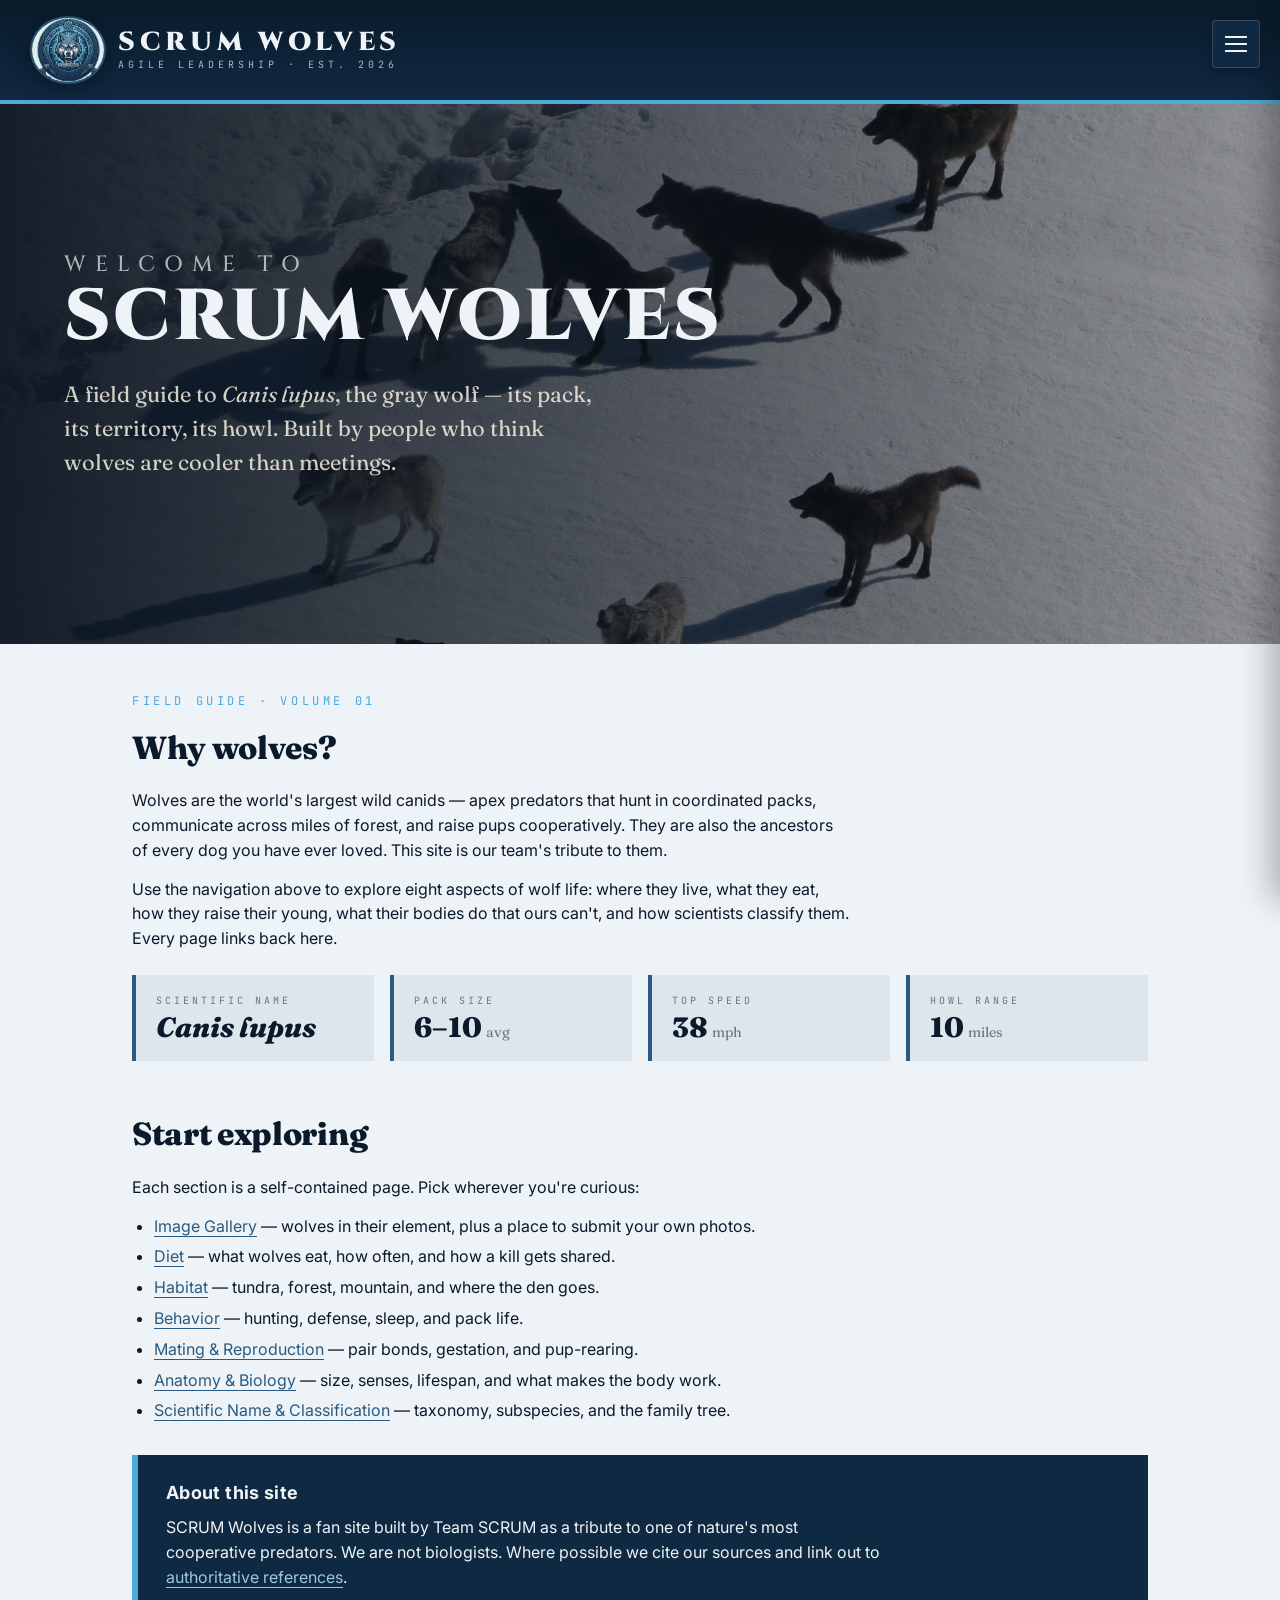
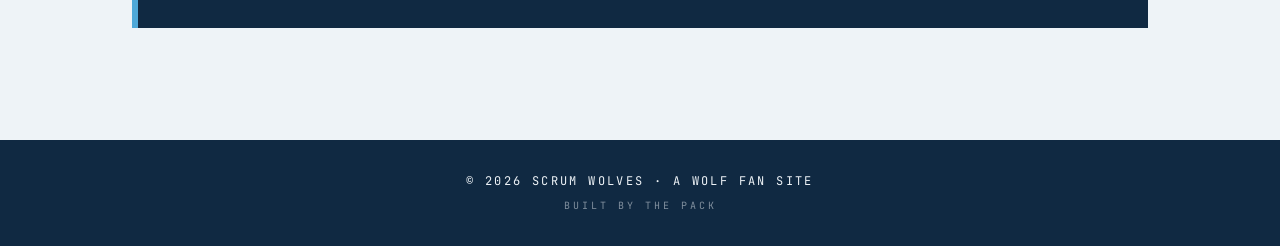
<file: index.html>
<!doctype html>
<html lang="en">
<head>
<meta charset="utf-8" />
<title>SCRUM Wolves — Home</title>
<meta name="viewport" content="width=device-width, initial-scale=1" />
<link rel="preconnect" href="https://fonts.googleapis.com" />
<link rel="preconnect" href="https://fonts.gstatic.com" crossorigin />
<link href="https://fonts.googleapis.com/css2?family=Cinzel:wght@500;700;900&family=Fraunces:opsz,wght@9..144,400;9..144,600;9..144,800&family=Inter:wght@400;500;600;700&family=JetBrains+Mono:wght@400;600&display=swap" rel="stylesheet" />
<link rel="stylesheet" href="site/styles.css" />
</head>
<body>

<header class="site-header">
  <div class="brand">
    <img src="site/logo.png" alt="SCRUM Wolves crest" />
    <div class="brand-text">SCRUM WOLVES<small>AGILE LEADERSHIP · EST. 2026</small></div>
  </div>
</header>

<button class="nav-toggle" aria-label="Open navigation" aria-expanded="false" aria-controls="primary-nav"><span class="bar"></span></button>
<div class="nav-backdrop" aria-hidden="true"></div>
<nav class="site-nav" id="primary-nav">
  <a href="index.html" class="active">Home</a>
  <a href="gallery.html">Image Gallery</a>
  <a href="diet.html">Diet</a>
  <a href="mating.html">Mating &amp; Reproduction</a>
  <a href="habitat.html">Habitat</a>
  <a href="behavior.html">Behavior</a>
  <a href="communication.html">Communication</a>
  <a href="anatomy.html">Anatomy &amp; Biology</a>
  <a href="pop-culture.html">Pop Culture</a>
  <a href="facts.html">Fun Facts</a>
  <a href="classification.html">Scientific Name</a>
</nav>

<section class="hero">
  <img class="hero-art" src="site/hero-wolf.jpg" alt="A pack of wolves on snow in Yellowstone" />
  <div class="hero-overlay">
    <h1><small>WELCOME TO</small>SCRUM WOLVES</h1>
    <p>A field guide to <em>Canis lupus</em>, the gray wolf — its pack, its territory, its howl. Built by people who think wolves are cooler than meetings.</p>
  </div>
</section>

<main class="page">
  <div class="page-eyebrow">Field Guide · Volume 01</div>
  <h2 style="margin-top: 0;">Why wolves?</h2>
  <p>Wolves are the world's largest wild canids — apex predators that hunt in coordinated packs, communicate across miles of forest, and raise pups cooperatively. They are also the ancestors of every dog you have ever loved. This site is our team's tribute to them.</p>

  <p>Use the navigation above to explore eight aspects of wolf life: where they live, what they eat, how they raise their young, what their bodies do that ours can't, and how scientists classify them. Every page links back here.</p>

  <div class="fact-grid">
    <div class="fact"><div class="label">Scientific Name</div><div class="value" style="font-style:italic;">Canis lupus</div></div>
    <div class="fact"><div class="label">Pack Size</div><div class="value">6–10<span class="unit">avg</span></div></div>
    <div class="fact"><div class="label">Top Speed</div><div class="value">38<span class="unit">mph</span></div></div>
    <div class="fact"><div class="label">Howl Range</div><div class="value">10<span class="unit">miles</span></div></div>
  </div>

  <h2>Start exploring</h2>
  <p>Each section is a self-contained page. Pick wherever you're curious:</p>
  <ul>
    <li><a href="gallery.html">Image Gallery</a> — wolves in their element, plus a place to submit your own photos.</li>
    <li><a href="diet.html">Diet</a> — what wolves eat, how often, and how a kill gets shared.</li>
    <li><a href="habitat.html">Habitat</a> — tundra, forest, mountain, and where the den goes.</li>
    <li><a href="behavior.html">Behavior</a> — hunting, defense, sleep, and pack life.</li>
    <li><a href="mating.html">Mating &amp; Reproduction</a> — pair bonds, gestation, and pup-rearing.</li>
    <li><a href="anatomy.html">Anatomy &amp; Biology</a> — size, senses, lifespan, and what makes the body work.</li>
    <li><a href="classification.html">Scientific Name &amp; Classification</a> — taxonomy, subspecies, and the family tree.</li>
  </ul>

  <div class="callout">
    <h3>About this site</h3>
    <p>SCRUM Wolves is a fan site built by Team SCRUM as a tribute to one of nature's most cooperative predators. We are not biologists. Where possible we cite our sources and link out to <a href="https://www.iucnredlist.org/species/3746/119623865" target="_blank" rel="noopener noreferrer">authoritative references</a>.</p>
  </div>
</main>

<footer class="site-footer">
  © 2026 SCRUM WOLVES · A WOLF FAN SITE
  <small>BUILT BY THE PACK</small>
</footer>

<script src="site/nav.js"></script>
</body>
</html>
</file>
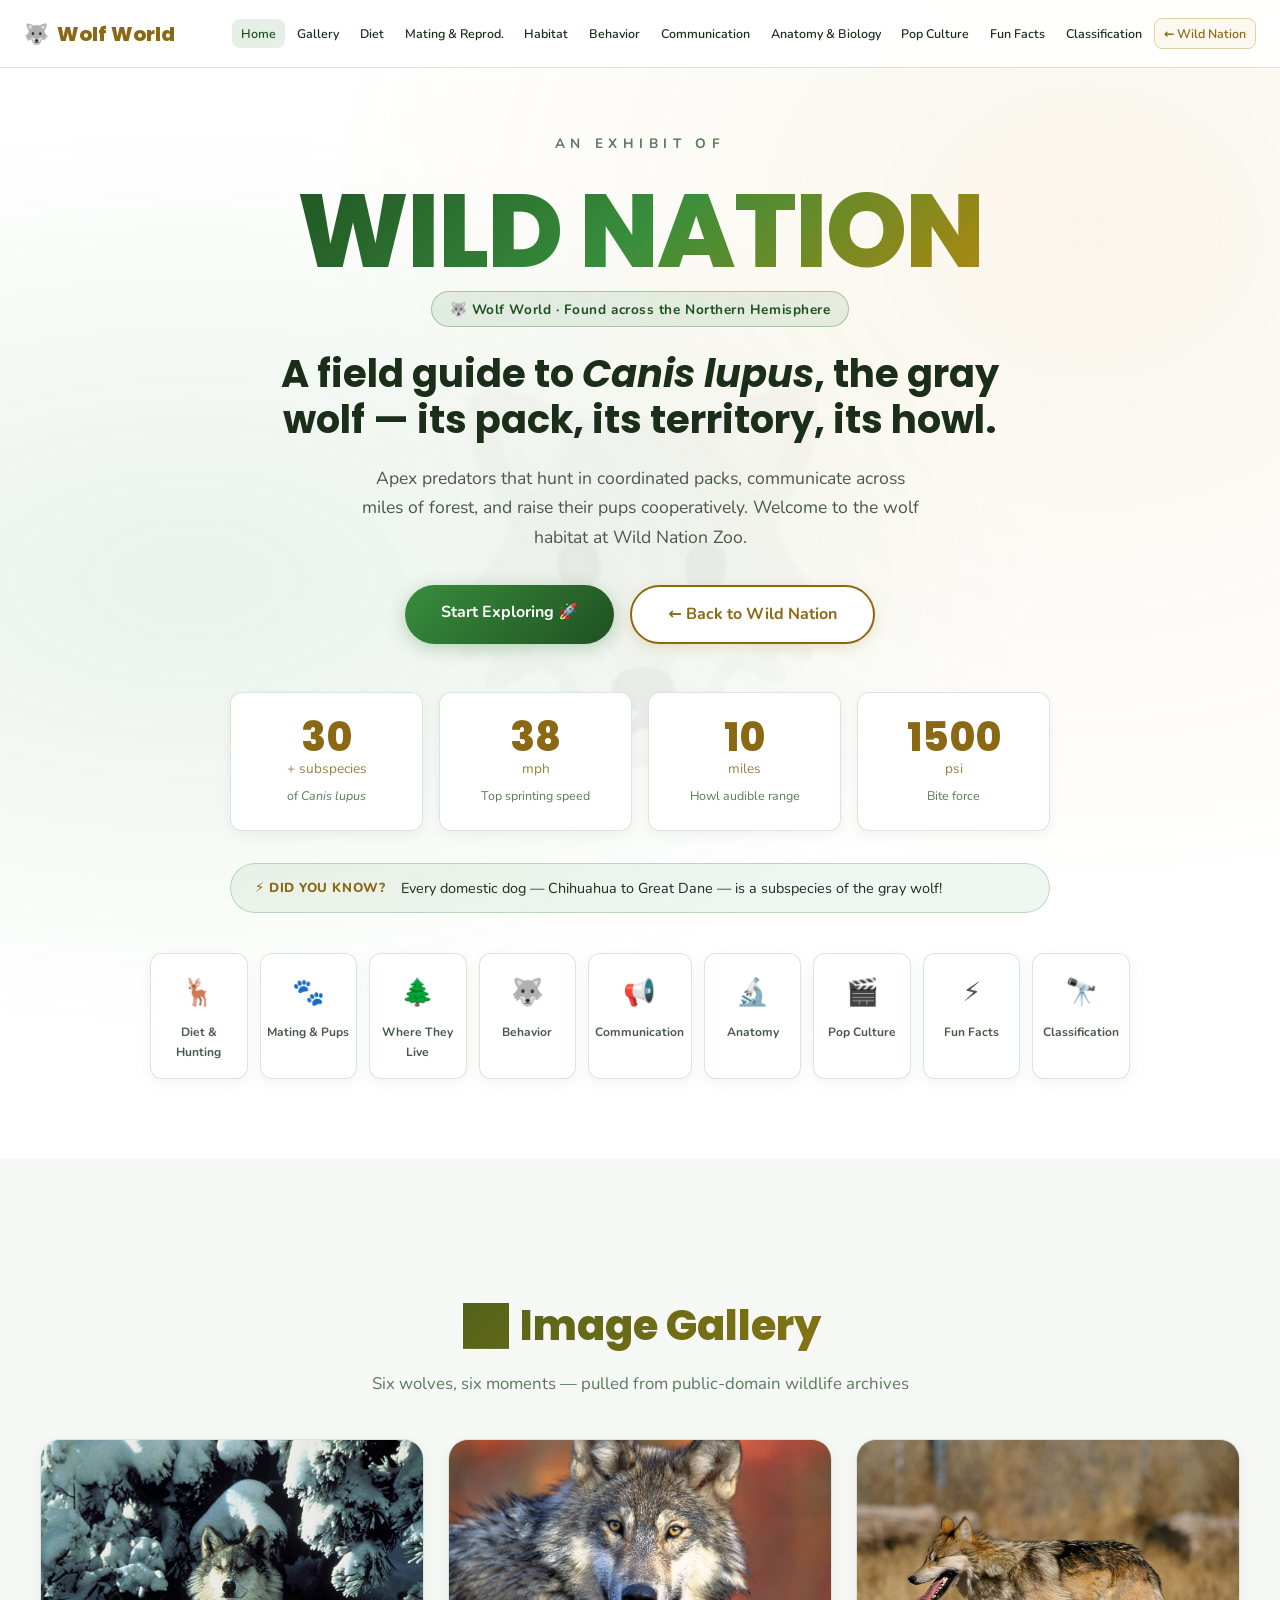
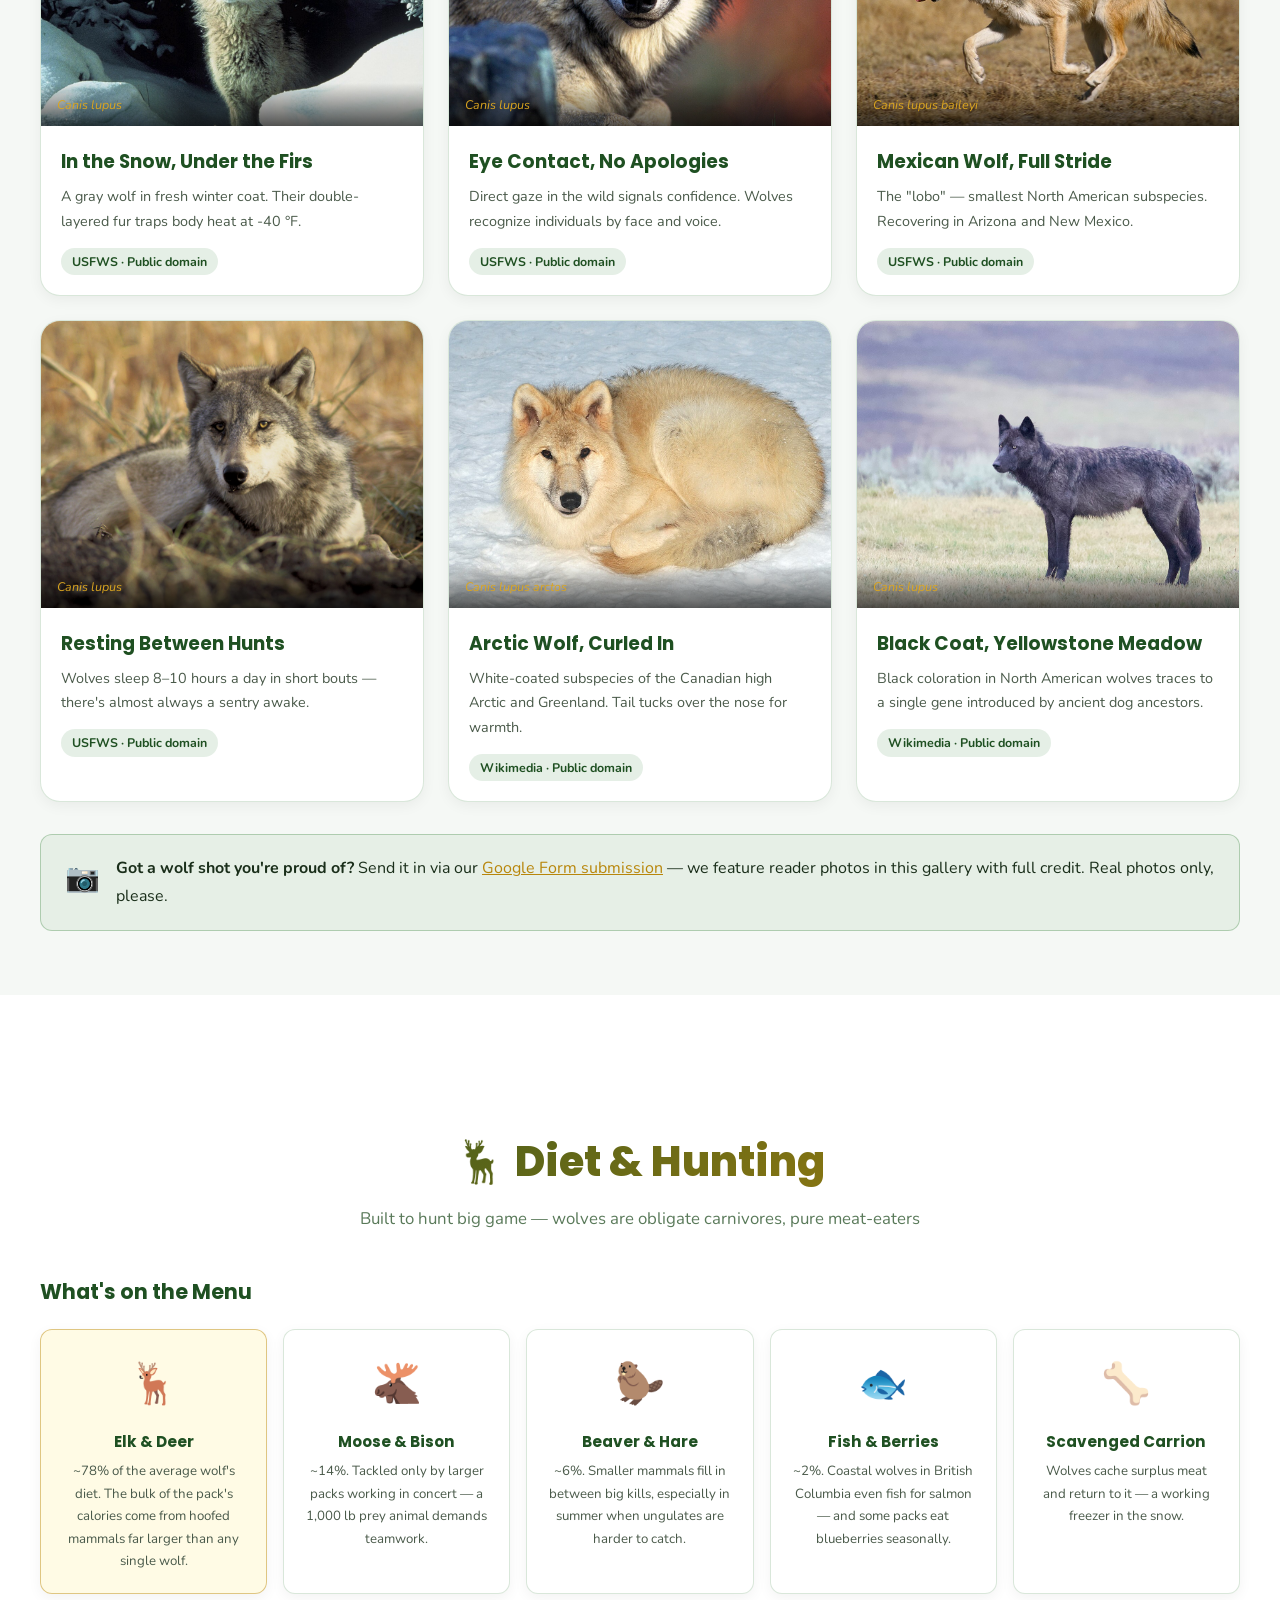
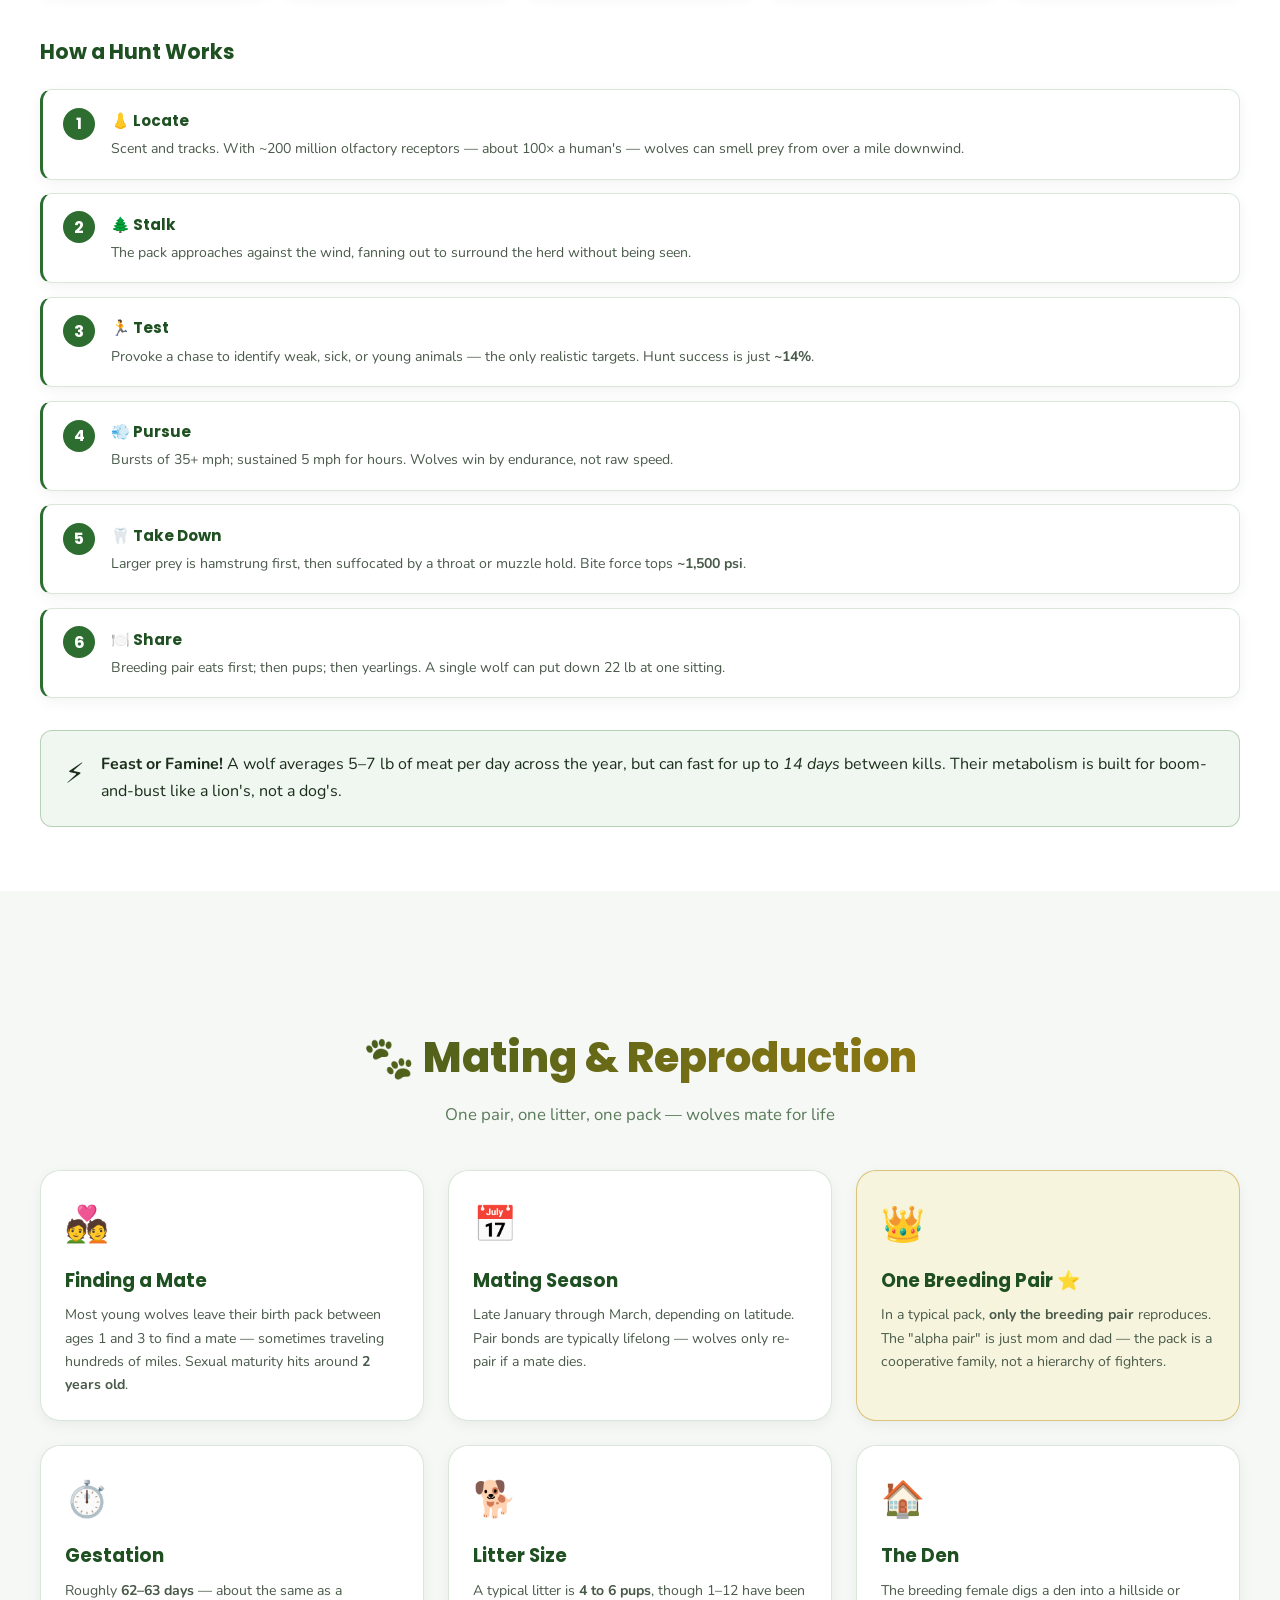
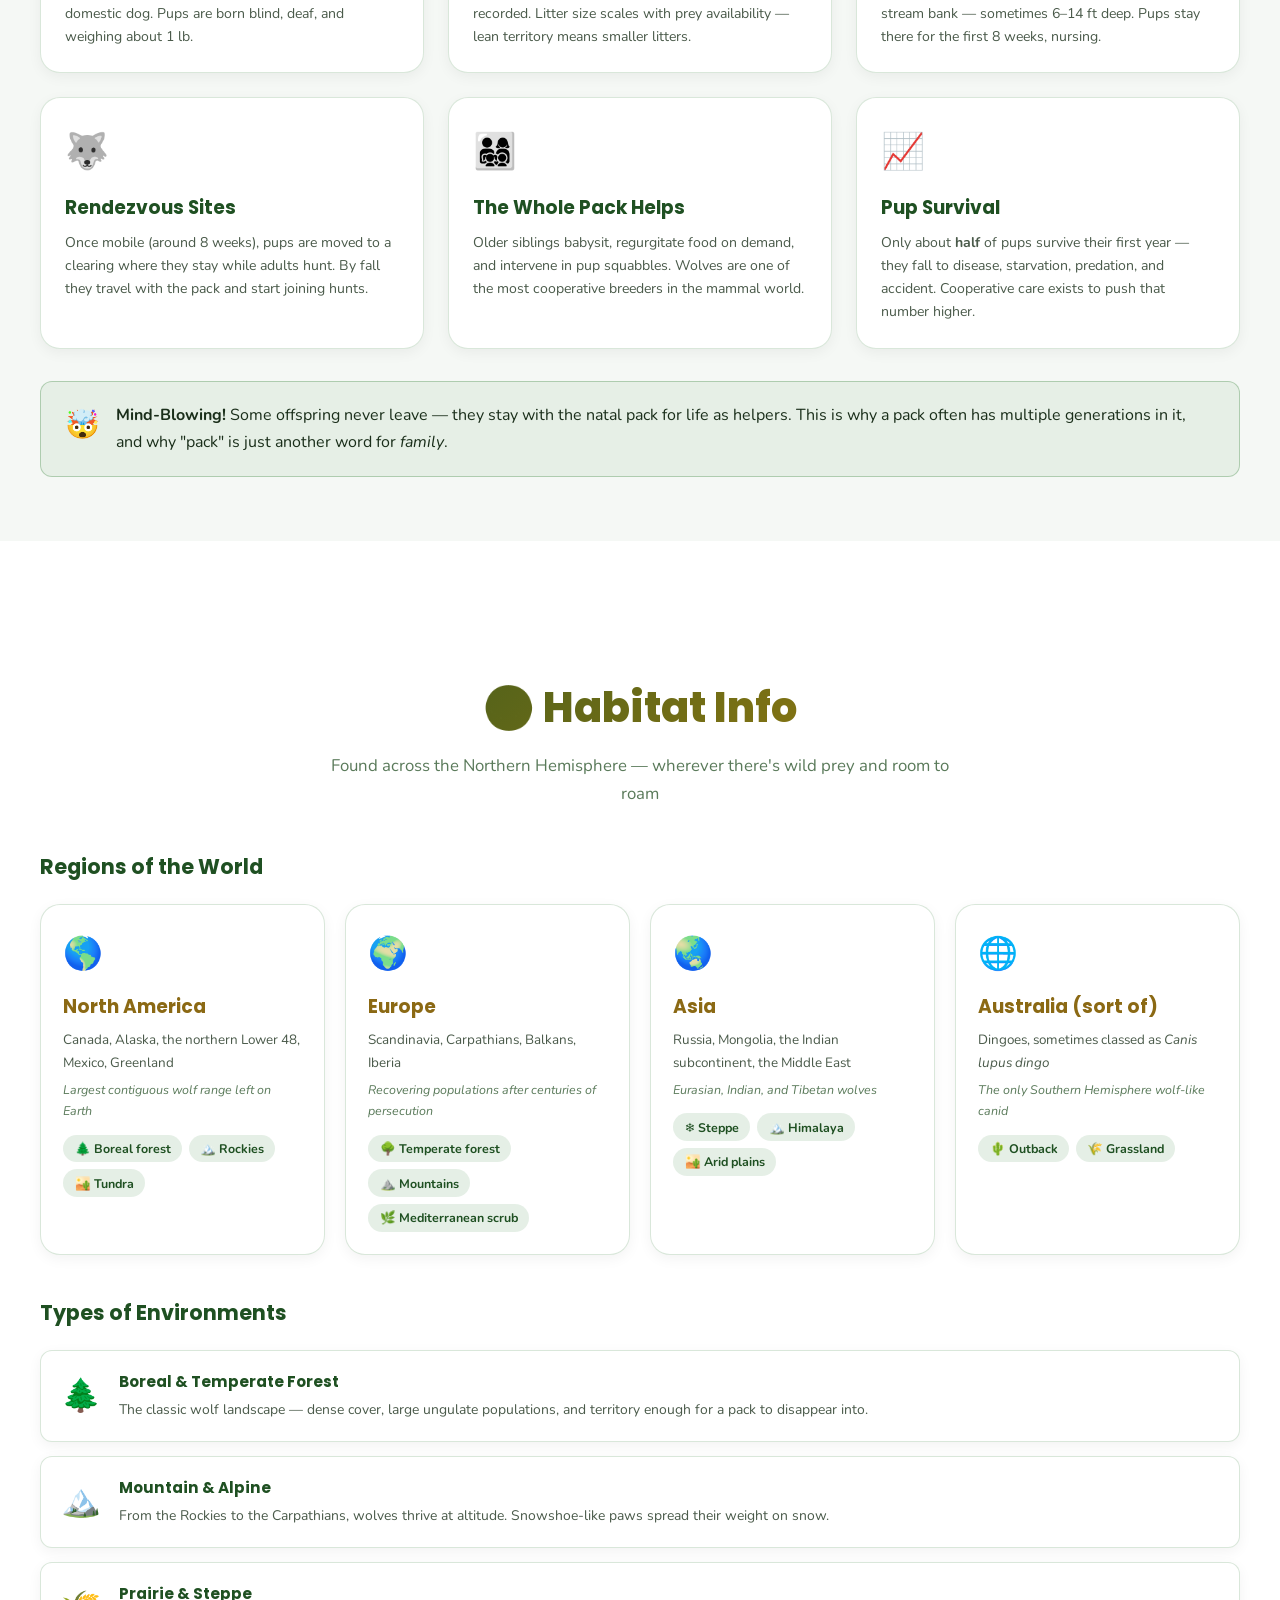
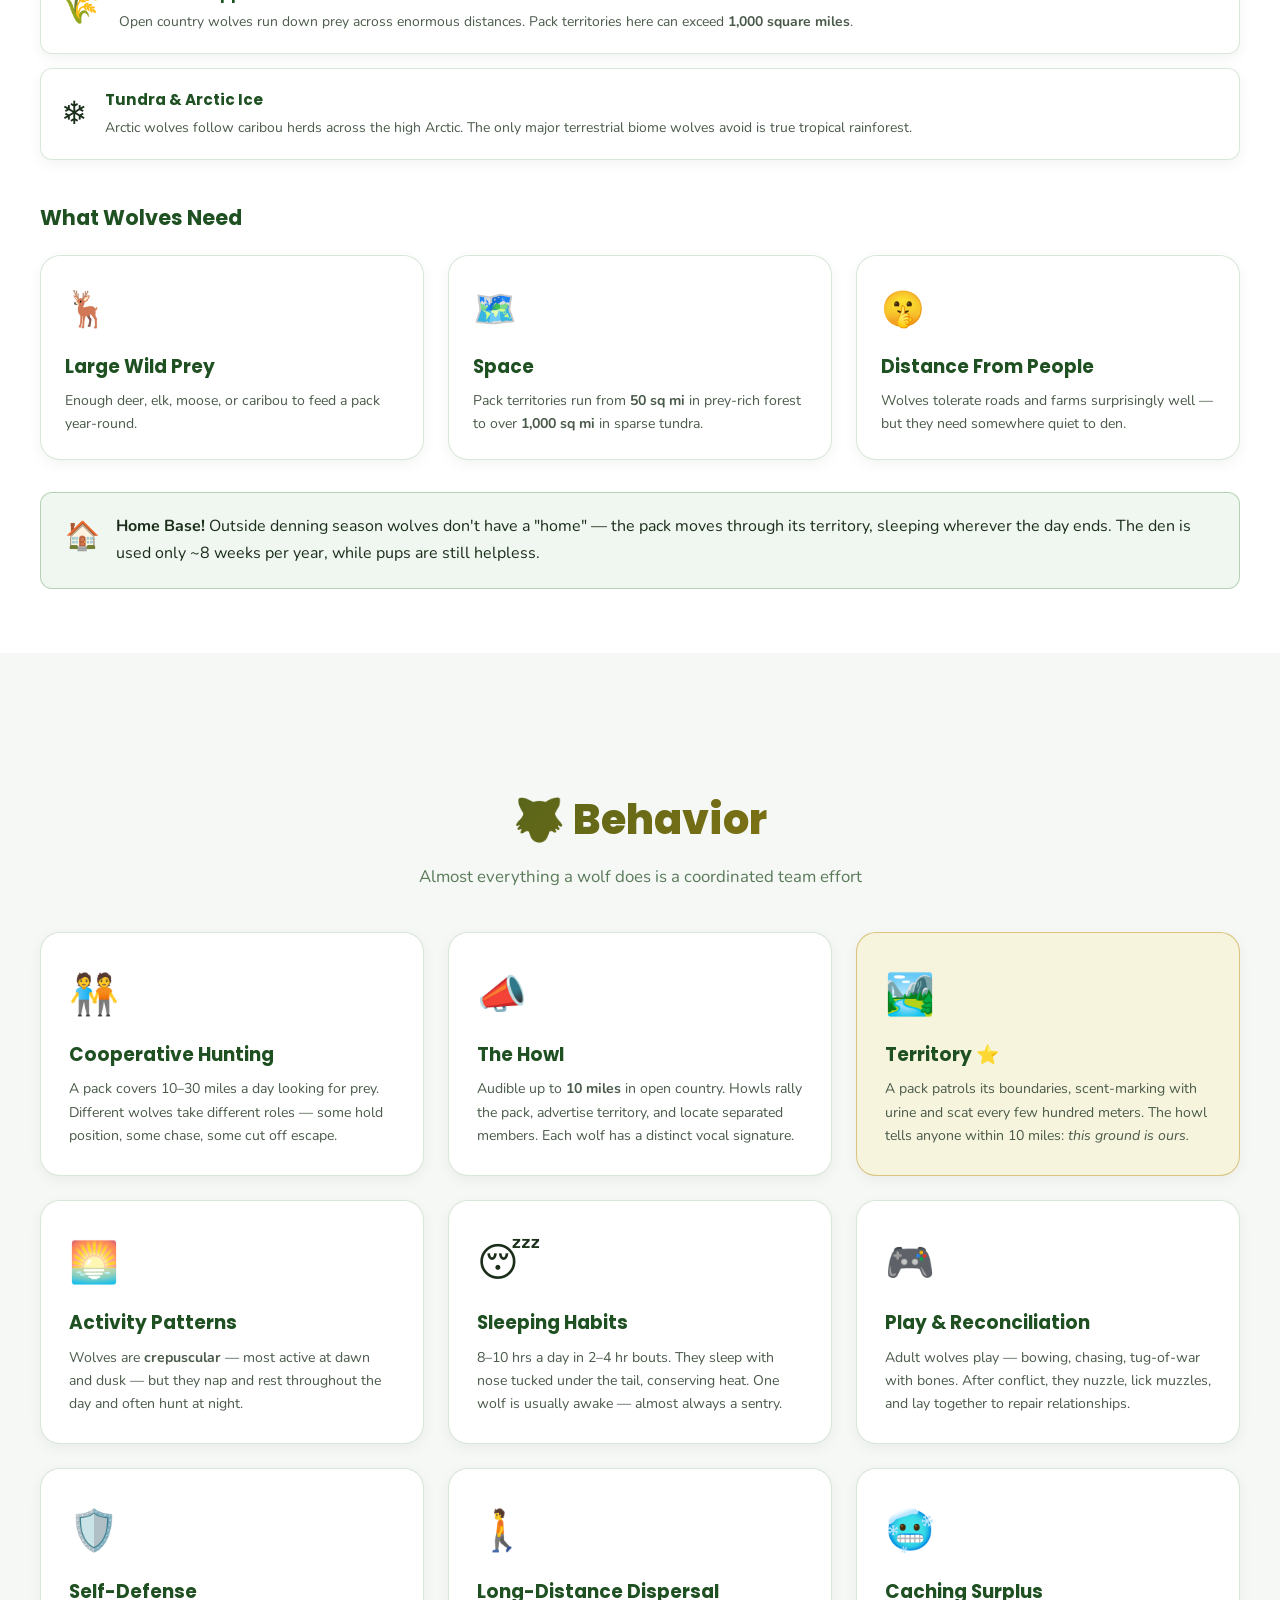
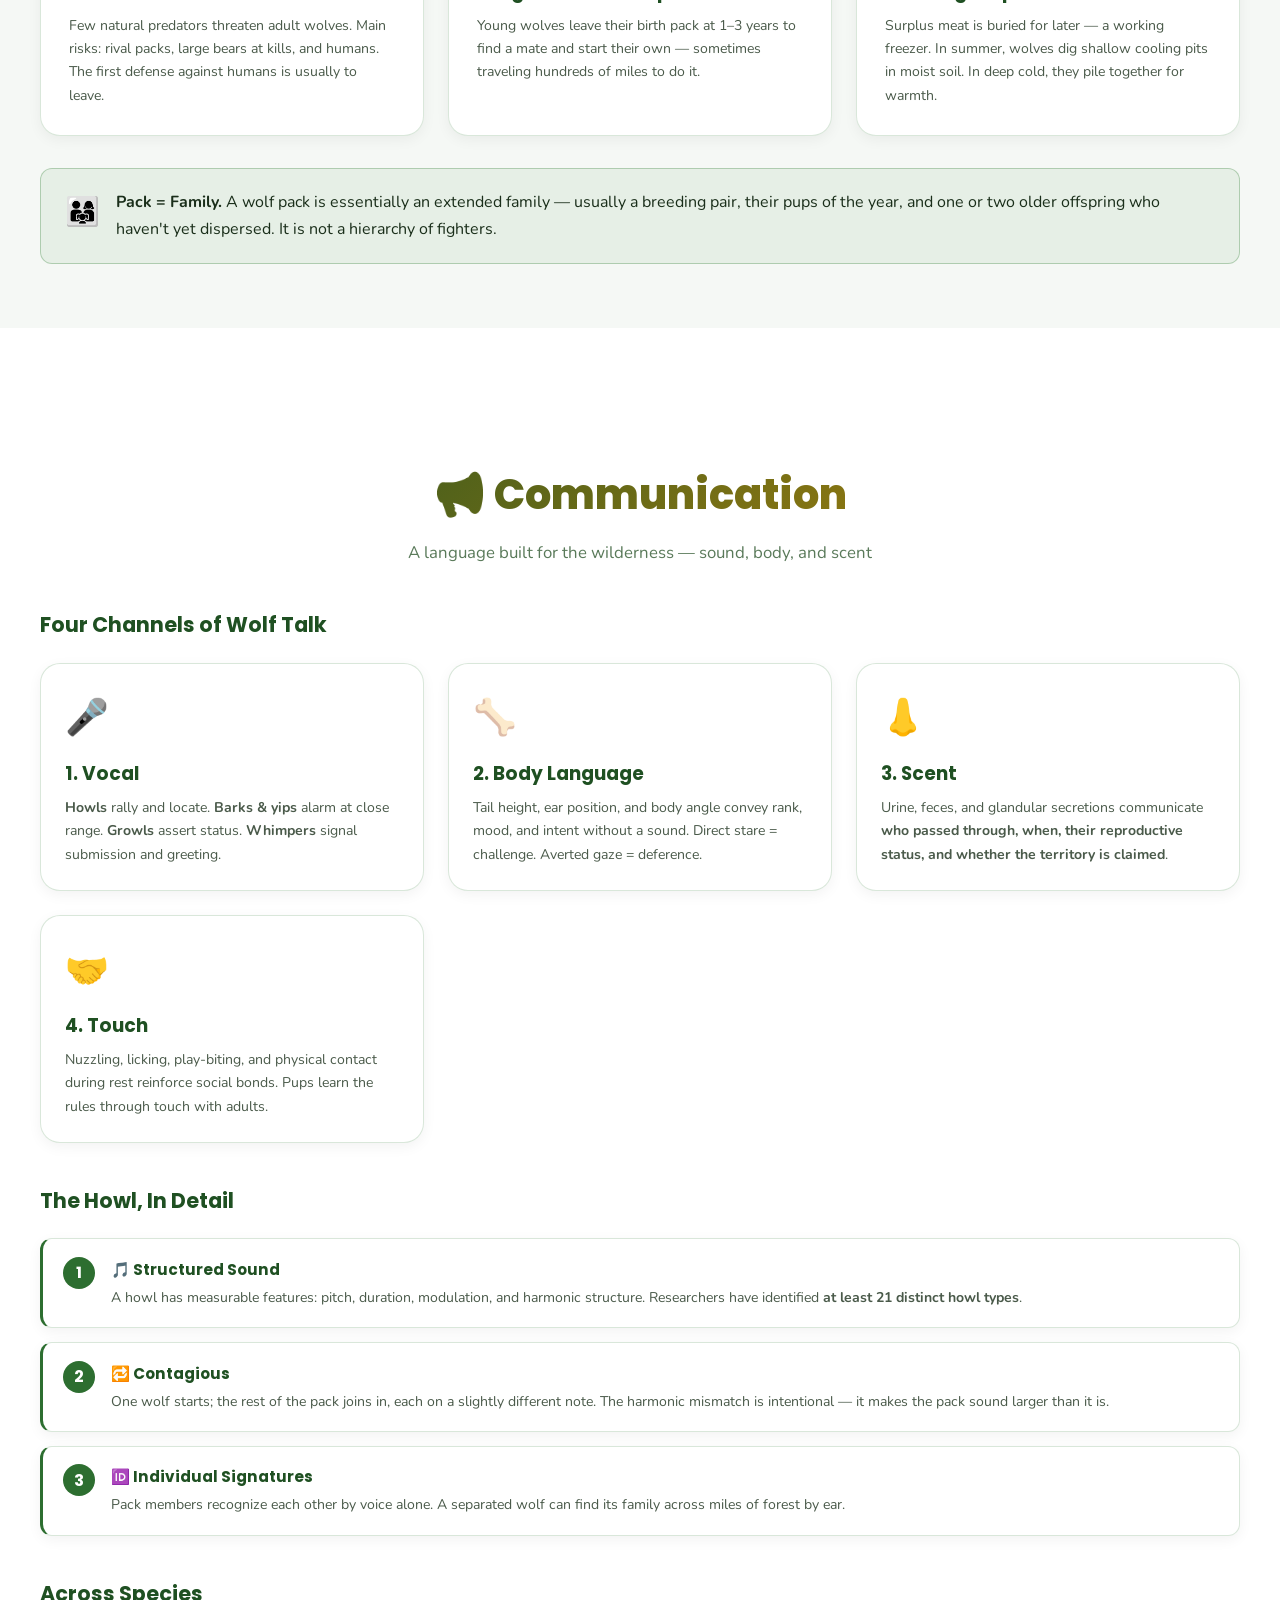
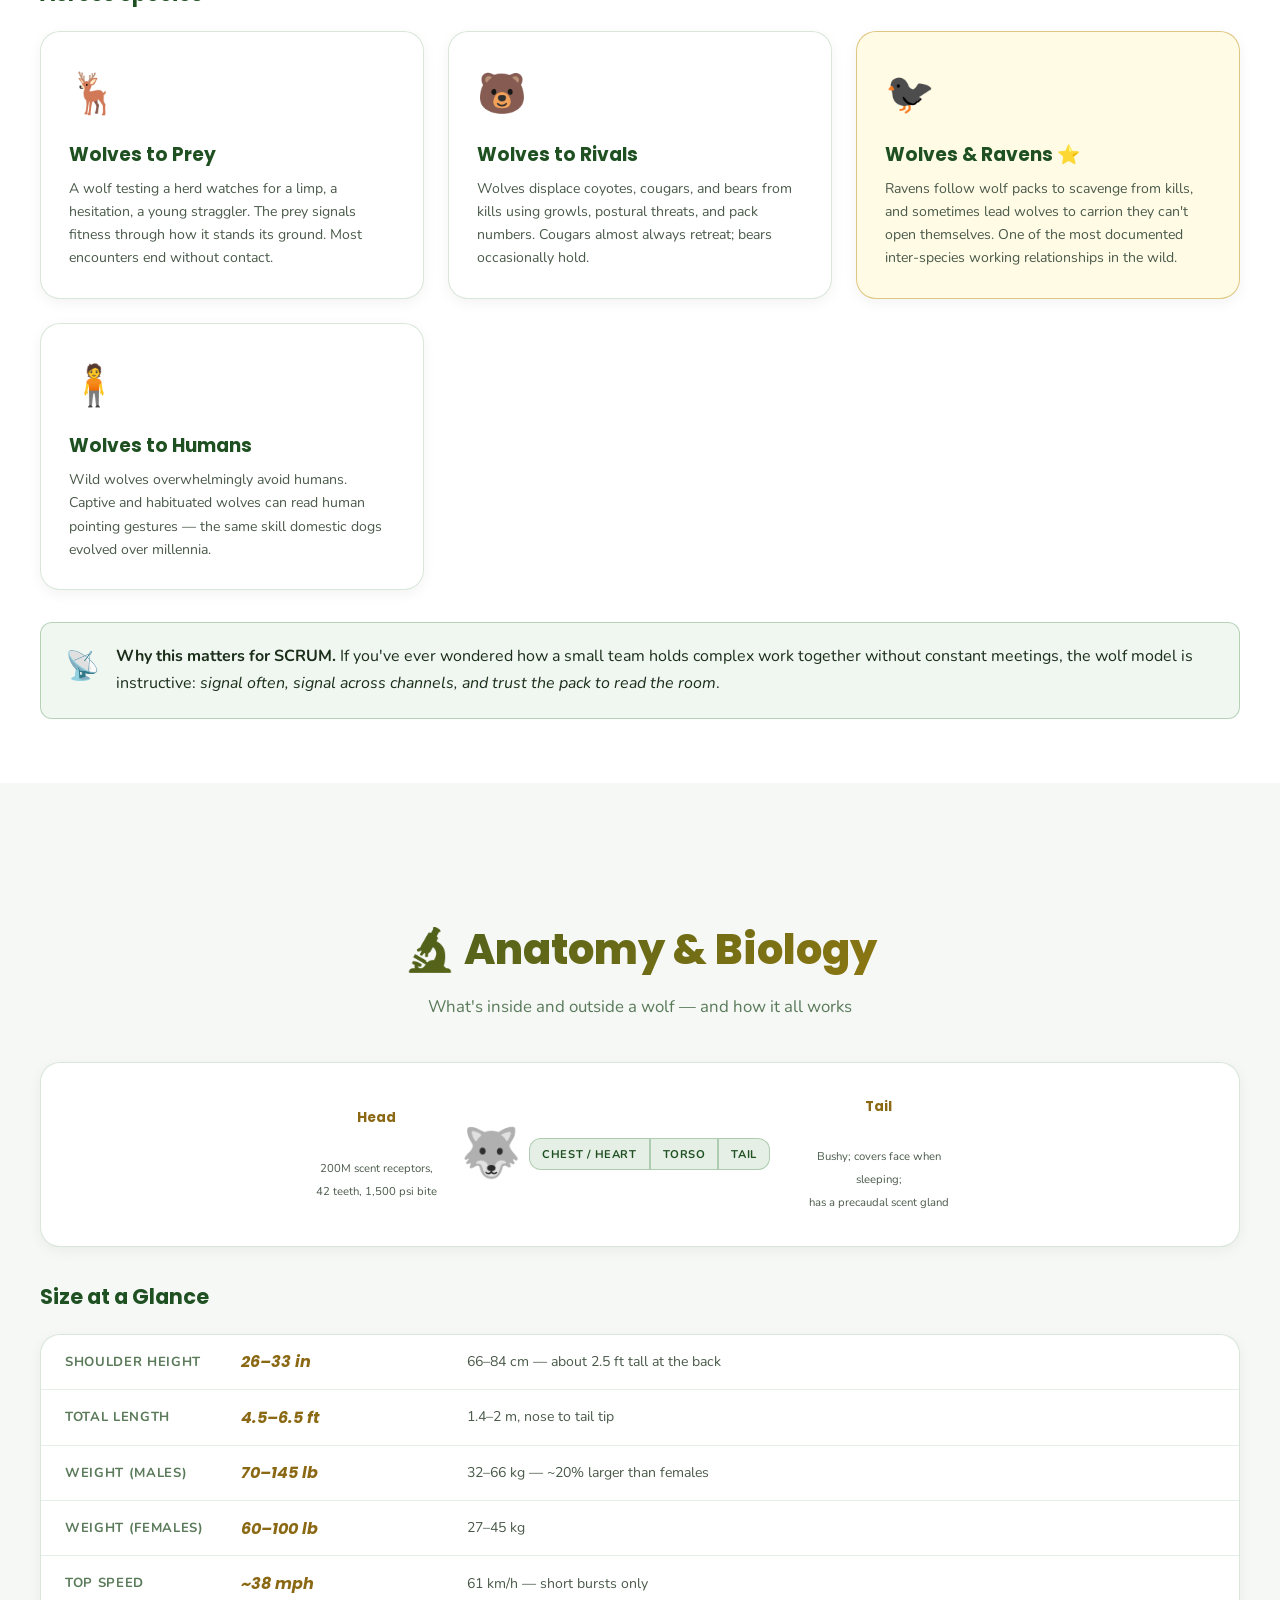
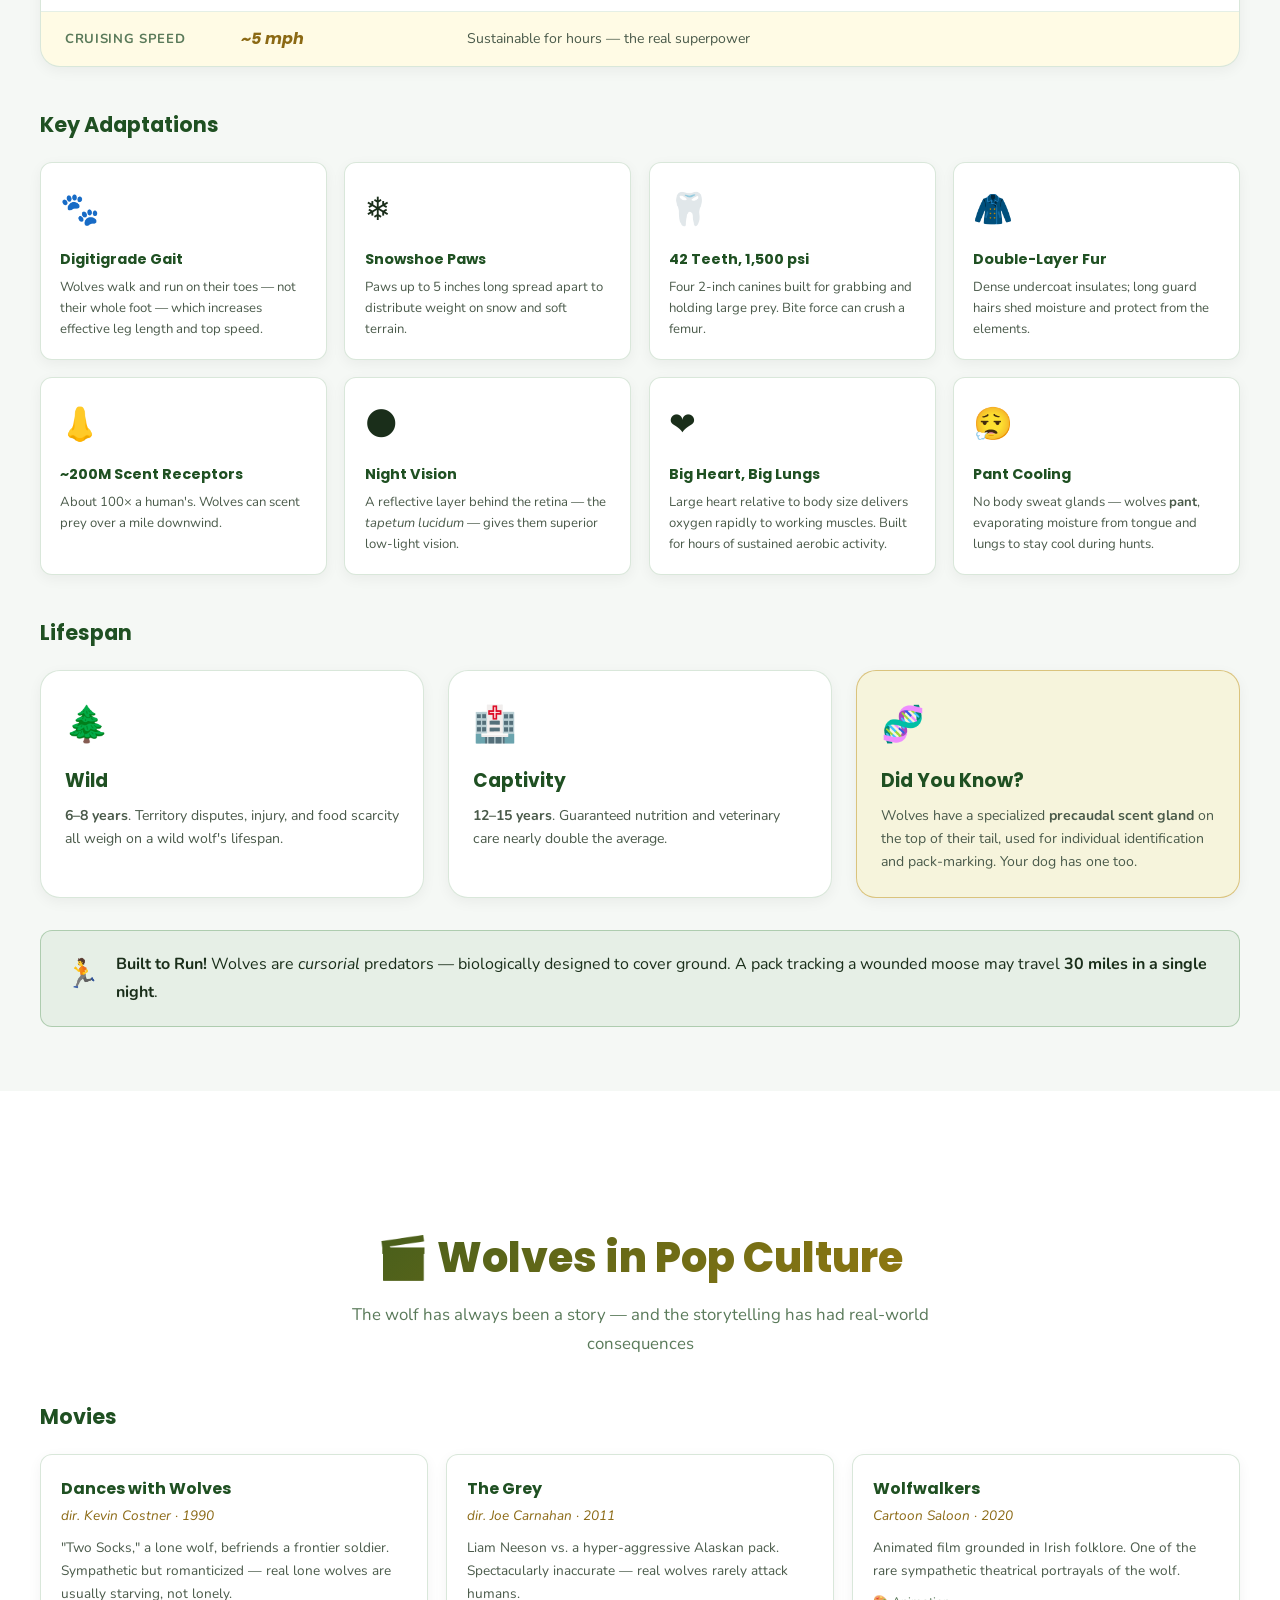
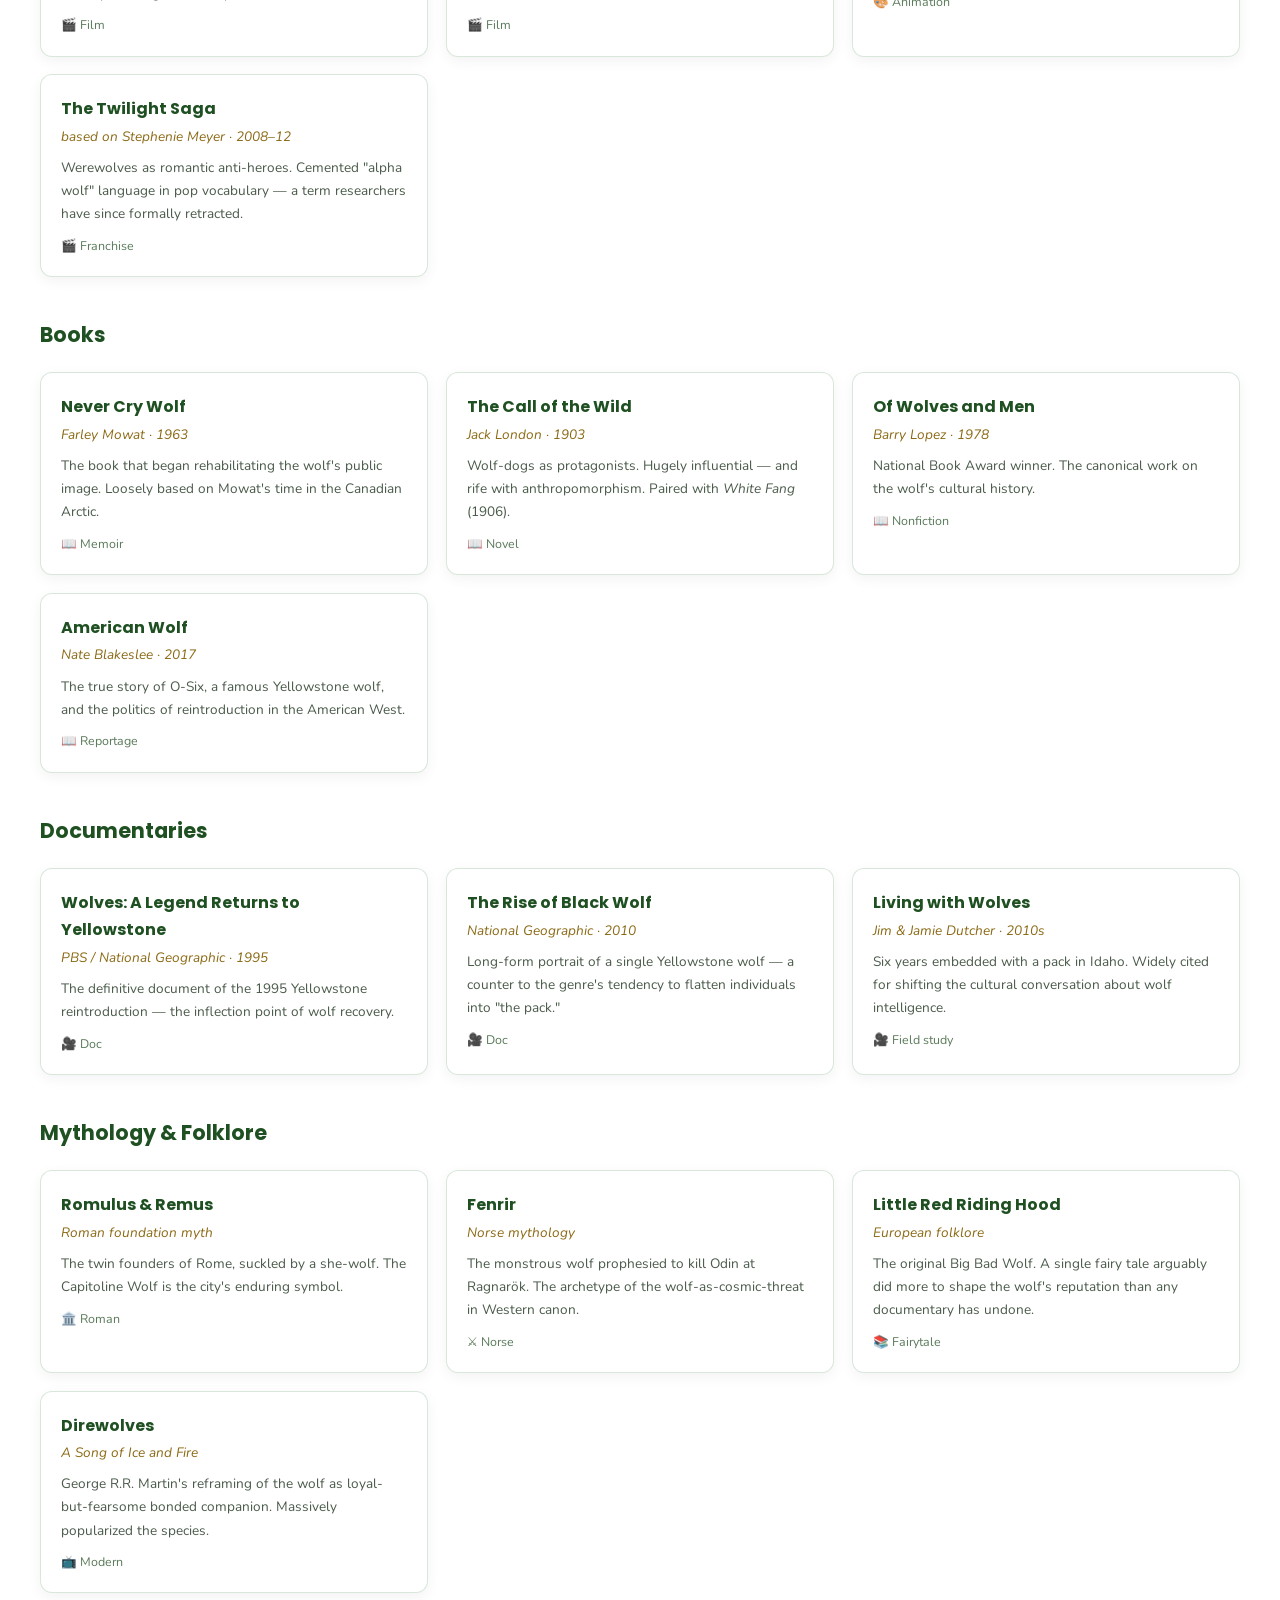
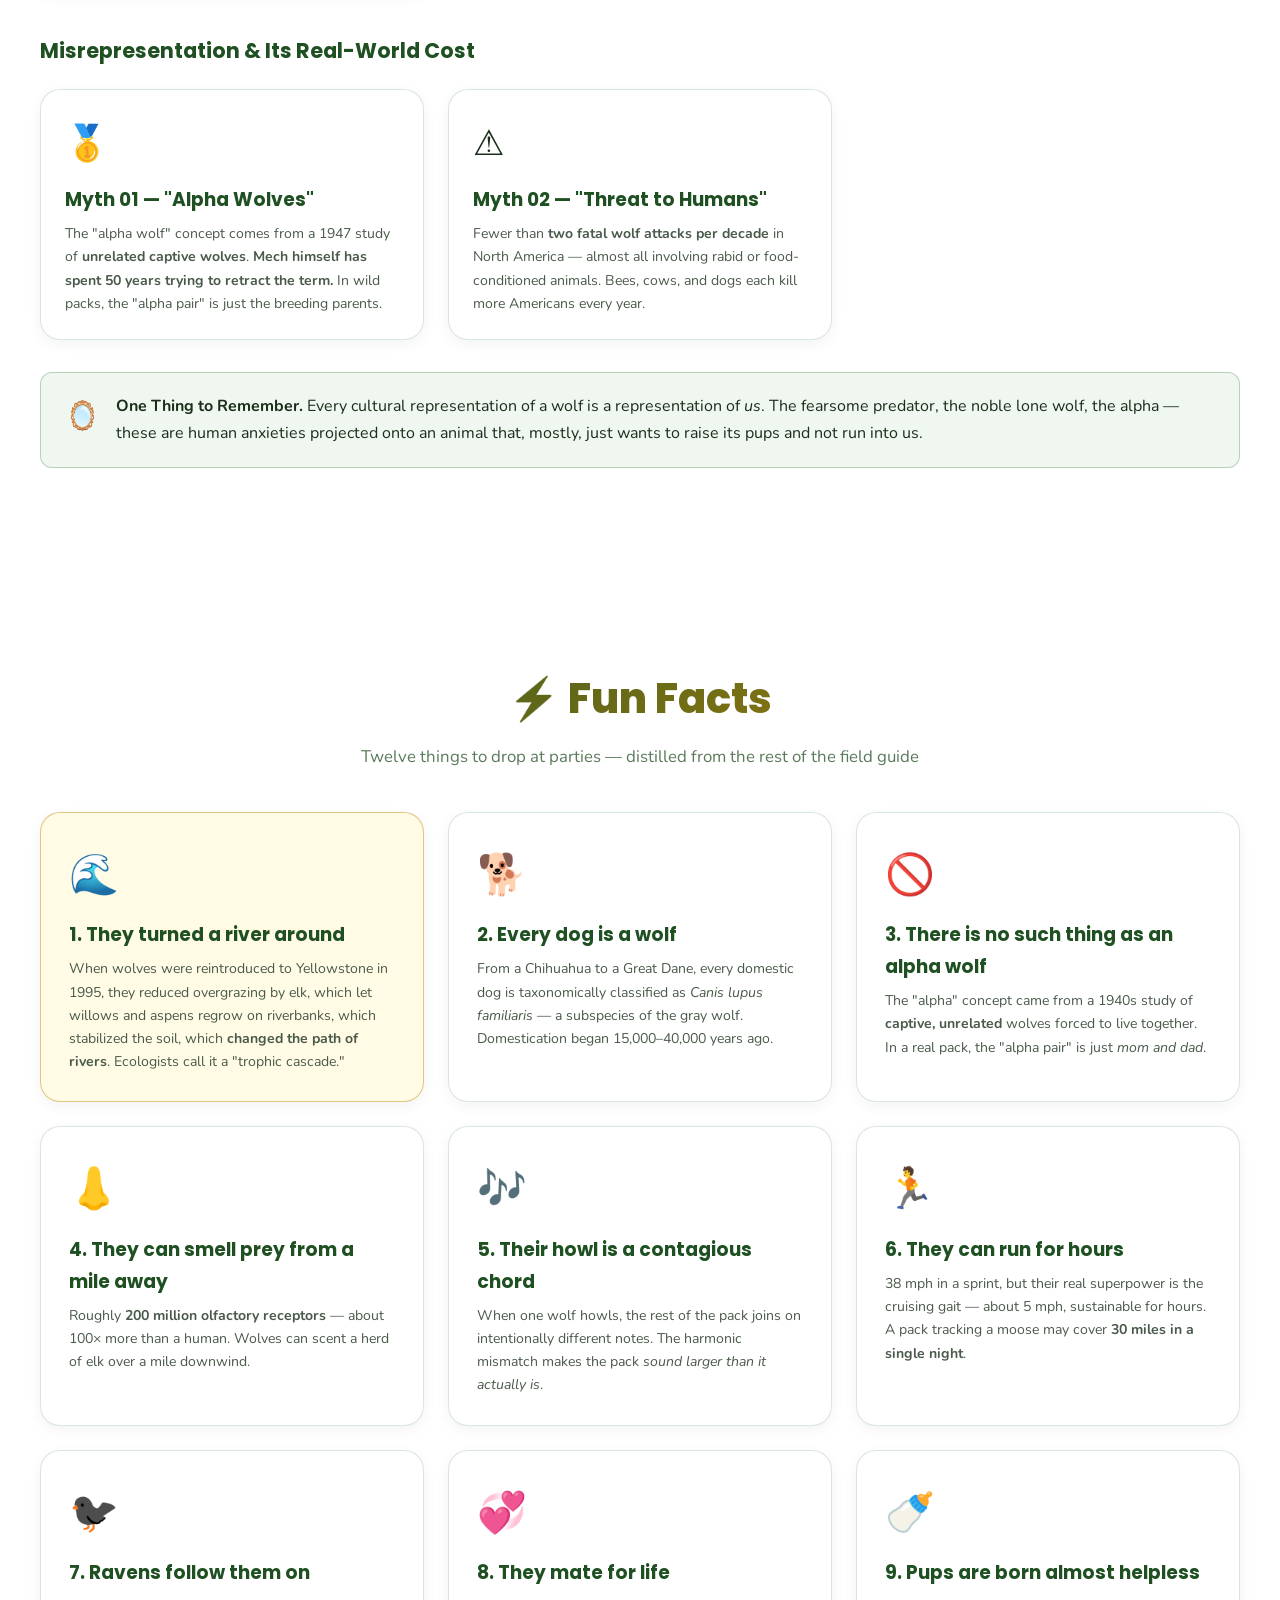
<file: wolves/wolf-website/index.html>
<!DOCTYPE html>
<html lang="en">
<head>
  <meta charset="UTF-8" />
  <meta name="viewport" content="width=device-width, initial-scale=1.0" />
  <title>Wild Nation — Wolf World</title>
  <link rel="preconnect" href="https://fonts.googleapis.com" />
  <link href="https://fonts.googleapis.com/css2?family=Poppins:wght@400;600;700;800&family=Nunito:wght@400;600;700&display=swap" rel="stylesheet" />
  <link rel="stylesheet" href="styles.css" />
</head>
<body>

<!-- ===== NAVBAR ===== -->
<nav class="navbar" id="navbar">
  <a href="#home" class="nav-brand">
    <span>🐺</span>
    <span>Wolf World</span>
  </a>
  <button class="hamburger" id="hamburger" aria-label="Toggle menu">
    <span></span><span></span><span></span>
  </button>
  <ul class="nav-links" id="navLinks">
    <li><a href="#home"           class="nav-link">Home</a></li>
    <li><a href="#gallery"        class="nav-link">Gallery</a></li>
    <li><a href="#diet"           class="nav-link">Diet</a></li>
    <li><a href="#mating"         class="nav-link">Mating &amp; Reprod.</a></li>
    <li><a href="#habitat"        class="nav-link">Habitat</a></li>
    <li><a href="#behavior"       class="nav-link">Behavior</a></li>
    <li><a href="#communication"  class="nav-link">Communication</a></li>
    <li><a href="#anatomy"        class="nav-link">Anatomy &amp; Biology</a></li>
    <li><a href="#pop-culture"    class="nav-link">Pop Culture</a></li>
    <li><a href="#facts"          class="nav-link">Fun Facts</a></li>
    <li><a href="#classification" class="nav-link">Classification</a></li>
    <li><a href="../zoo-boilerplate/index.html" class="nav-link zoo-back">← Wild Nation</a></li>
  </ul>
</nav>

<!-- ===================================================
     HOME
=================================================== -->
<section id="home" class="page-section home-section">
  <div class="container">
    <div class="hero-content">
      <span class="zoo-tag">An exhibit of</span>
      <div class="zoo-name">Wild Nation</div>
      <div class="badge">🐺 Wolf World &middot; Found across the Northern Hemisphere</div>
      <h1>A field guide to <em>Canis lupus</em>, the gray wolf — its pack, its territory, its howl.</h1>
      <p class="hero-sub">
        Apex predators that hunt in coordinated packs, communicate across miles of forest, and raise their pups cooperatively.
        Welcome to the wolf habitat at Wild Nation Zoo.
      </p>
      <div class="hero-actions">
        <a href="#gallery" class="btn">Start Exploring 🚀</a>
        <a href="../zoo-boilerplate/index.html" class="btn btn-secondary">← Back to Wild Nation</a>
      </div>
    </div>

    <div class="stats-row">
      <div class="stat-card">
        <div class="stat-num" data-target="30">0</div>
        <div class="stat-unit">+ subspecies</div>
        <div class="stat-label">of <em>Canis lupus</em></div>
      </div>
      <div class="stat-card">
        <div class="stat-num" data-target="38">0</div>
        <div class="stat-unit">mph</div>
        <div class="stat-label">Top sprinting speed</div>
      </div>
      <div class="stat-card">
        <div class="stat-num" data-target="10">0</div>
        <div class="stat-unit">miles</div>
        <div class="stat-label">Howl audible range</div>
      </div>
      <div class="stat-card">
        <div class="stat-num" data-target="1500">0</div>
        <div class="stat-unit">psi</div>
        <div class="stat-label">Bite force</div>
      </div>
    </div>

    <div class="fact-banner">
      <span class="fact-label">⚡ DID YOU KNOW?</span>
      <span class="fact-text" id="factText">Every domestic dog — Chihuahua to Great Dane — is a subspecies of the gray wolf!</span>
    </div>

    <!-- Quick-nav cards -->
    <div class="quicknav">
      <a href="#diet"           class="qn-card"><div class="qn-icon">🦌</div><div>Diet &amp; Hunting</div></a>
      <a href="#mating"         class="qn-card"><div class="qn-icon">🐾</div><div>Mating &amp; Pups</div></a>
      <a href="#habitat"        class="qn-card"><div class="qn-icon">🌲</div><div>Where They Live</div></a>
      <a href="#behavior"       class="qn-card"><div class="qn-icon">🐺</div><div>Behavior</div></a>
      <a href="#communication"  class="qn-card"><div class="qn-icon">📢</div><div>Communication</div></a>
      <a href="#anatomy"        class="qn-card"><div class="qn-icon">🔬</div><div>Anatomy</div></a>
      <a href="#pop-culture"    class="qn-card"><div class="qn-icon">🎬</div><div>Pop Culture</div></a>
      <a href="#facts"          class="qn-card"><div class="qn-icon">⚡</div><div>Fun Facts</div></a>
      <a href="#classification" class="qn-card"><div class="qn-icon">🔭</div><div>Classification</div></a>
    </div>
  </div>
</section>

<!-- ===================================================
     IMAGE GALLERY
=================================================== -->
<section id="gallery" class="page-section alt-section">
  <div class="container">
    <div class="section-header">
      <h2>🖼️ Image Gallery</h2>
      <p>Six wolves, six moments — pulled from public-domain wildlife archives</p>
    </div>
    <div class="gallery-grid">

      <div class="gallery-card">
        <div class="img-wrap" data-emoji="🐺" data-sci="Canis lupus" data-region="North America" style="--grad:linear-gradient(145deg,#0d1f2b,#1b3a5e)">
          <img src="images/wolf-01.jpg"
               alt="Gray wolf standing in snow under fir branches"
               onerror="this.onerror=null;this.parentElement.classList.add('img-fallback');" />
          <div class="img-overlay"><span>Canis lupus</span></div>
        </div>
        <div class="card-body">
          <h3>In the Snow, Under the Firs</h3>
          <p>A gray wolf in fresh winter coat. Their double-layered fur traps body heat at -40 °F.</p>
          <span class="tag">USFWS · Public domain</span>
        </div>
      </div>

      <div class="gallery-card">
        <div class="img-wrap" data-emoji="👁️" data-sci="Canis lupus" data-region="North America" style="--grad:linear-gradient(145deg,#2b1f0d,#5e4b1b)">
          <img src="images/wolf-02.jpg"
               alt="Gray wolf at rest, autumn background"
               onerror="this.onerror=null;this.parentElement.classList.add('img-fallback');" />
          <div class="img-overlay"><span>Canis lupus</span></div>
        </div>
        <div class="card-body">
          <h3>Eye Contact, No Apologies</h3>
          <p>Direct gaze in the wild signals confidence. Wolves recognize individuals by face and voice.</p>
          <span class="tag">USFWS · Public domain</span>
        </div>
      </div>

      <div class="gallery-card">
        <div class="img-wrap" data-emoji="🏜️" data-sci="Canis lupus baileyi" data-region="Mexico / SW USA" style="--grad:linear-gradient(145deg,#3d2200,#7b4a00)">
          <img src="images/wolf-03.jpg"
               alt="Mexican gray wolf running across dry grass"
               onerror="this.onerror=null;this.parentElement.classList.add('img-fallback');" />
          <div class="img-overlay"><span>Canis lupus baileyi</span></div>
        </div>
        <div class="card-body">
          <h3>Mexican Wolf, Full Stride</h3>
          <p>The "lobo" — smallest North American subspecies. Recovering in Arizona and New Mexico.</p>
          <span class="tag">USFWS · Public domain</span>
        </div>
      </div>

      <div class="gallery-card">
        <div class="img-wrap" data-emoji="🌾" data-sci="Canis lupus" data-region="USA" style="--grad:linear-gradient(145deg,#1a2b0d,#3a5e1b)">
          <img src="images/wolf-04.jpg"
               alt="Gray wolf resting in dry grass"
               onerror="this.onerror=null;this.parentElement.classList.add('img-fallback');" />
          <div class="img-overlay"><span>Canis lupus</span></div>
        </div>
        <div class="card-body">
          <h3>Resting Between Hunts</h3>
          <p>Wolves sleep 8–10 hours a day in short bouts — there's almost always a sentry awake.</p>
          <span class="tag">USFWS · Public domain</span>
        </div>
      </div>

      <div class="gallery-card">
        <div class="img-wrap" data-emoji="❄️" data-sci="Canis lupus arctos" data-region="High Arctic" style="--grad:linear-gradient(145deg,#0d1f2b,#1f4a6e)">
          <img src="images/wolf-05.jpg"
               alt="Arctic wolf curled up in snow"
               onerror="this.onerror=null;this.parentElement.classList.add('img-fallback');" />
          <div class="img-overlay"><span>Canis lupus arctos</span></div>
        </div>
        <div class="card-body">
          <h3>Arctic Wolf, Curled In</h3>
          <p>White-coated subspecies of the Canadian high Arctic and Greenland. Tail tucks over the nose for warmth.</p>
          <span class="tag">Wikimedia · Public domain</span>
        </div>
      </div>

      <div class="gallery-card">
        <div class="img-wrap" data-emoji="🌑" data-sci="Canis lupus" data-region="Yellowstone" style="--grad:linear-gradient(145deg,#0d0d0d,#3a3a3a)">
          <img src="images/wolf-06.jpg"
               alt="Black gray wolf standing on a Yellowstone meadow"
               onerror="this.onerror=null;this.parentElement.classList.add('img-fallback');" />
          <div class="img-overlay"><span>Canis lupus</span></div>
        </div>
        <div class="card-body">
          <h3>Black Coat, Yellowstone Meadow</h3>
          <p>Black coloration in North American wolves traces to a single gene introduced by ancient dog ancestors.</p>
          <span class="tag">Wikimedia · Public domain</span>
        </div>
      </div>

    </div>

    <div class="fact-box">
      <span class="fact-box-icon">📷</span>
      <div><strong>Got a wolf shot you're proud of?</strong> Send it in via our <a href="https://docs.google.com/forms/d/e/1FAIpQLSe_9_eJCsAr5QE758inTD0bhwZAXyFqKfIiaRmvwnBfprN2VA/viewform" target="_blank" rel="noopener noreferrer" style="color:var(--gold); text-decoration:underline;">Google Form submission</a> — we feature reader photos in this gallery with full credit. Real photos only, please.</div>
    </div>
  </div>
</section>

<!-- ===================================================
     DIET
=================================================== -->
<section id="diet" class="page-section">
  <div class="container">
    <div class="section-header">
      <h2>🦌 Diet &amp; Hunting</h2>
      <p>Built to hunt big game — wolves are obligate carnivores, pure meat-eaters</p>
    </div>

    <h3 class="sub-heading">What's on the Menu</h3>
    <div class="food-grid">
      <div class="food-card gold-card">
        <div class="food-icon">🦌</div>
        <h4>Elk &amp; Deer</h4>
        <p>~78% of the average wolf's diet. The bulk of the pack's calories come from hoofed mammals far larger than any single wolf.</p>
      </div>
      <div class="food-card">
        <div class="food-icon">🫎</div>
        <h4>Moose &amp; Bison</h4>
        <p>~14%. Tackled only by larger packs working in concert — a 1,000 lb prey animal demands teamwork.</p>
      </div>
      <div class="food-card">
        <div class="food-icon">🦫</div>
        <h4>Beaver &amp; Hare</h4>
        <p>~6%. Smaller mammals fill in between big kills, especially in summer when ungulates are harder to catch.</p>
      </div>
      <div class="food-card">
        <div class="food-icon">🐟</div>
        <h4>Fish &amp; Berries</h4>
        <p>~2%. Coastal wolves in British Columbia even fish for salmon — and some packs eat blueberries seasonally.</p>
      </div>
      <div class="food-card">
        <div class="food-icon">🦴</div>
        <h4>Scavenged Carrion</h4>
        <p>Wolves cache surplus meat and return to it — a working freezer in the snow.</p>
      </div>
    </div>

    <h3 class="sub-heading" style="margin-top:2.5rem;">How a Hunt Works</h3>
    <div class="steps">
      <div class="step">
        <div class="step-num">1</div>
        <div class="step-body">
          <h4>👃 Locate</h4>
          <p>Scent and tracks. With ~200 million olfactory receptors — about 100× a human's — wolves can smell prey from over a mile downwind.</p>
        </div>
      </div>
      <div class="step">
        <div class="step-num">2</div>
        <div class="step-body">
          <h4>🌲 Stalk</h4>
          <p>The pack approaches against the wind, fanning out to surround the herd without being seen.</p>
        </div>
      </div>
      <div class="step">
        <div class="step-num">3</div>
        <div class="step-body">
          <h4>🏃 Test</h4>
          <p>Provoke a chase to identify weak, sick, or young animals — the only realistic targets. Hunt success is just <strong>~14%</strong>.</p>
        </div>
      </div>
      <div class="step">
        <div class="step-num">4</div>
        <div class="step-body">
          <h4>💨 Pursue</h4>
          <p>Bursts of 35+ mph; sustained 5 mph for hours. Wolves win by endurance, not raw speed.</p>
        </div>
      </div>
      <div class="step">
        <div class="step-num">5</div>
        <div class="step-body">
          <h4>🦷 Take Down</h4>
          <p>Larger prey is hamstrung first, then suffocated by a throat or muzzle hold. Bite force tops <strong>~1,500 psi</strong>.</p>
        </div>
      </div>
      <div class="step">
        <div class="step-num">6</div>
        <div class="step-body">
          <h4>🍽️ Share</h4>
          <p>Breeding pair eats first; then pups; then yearlings. A single wolf can put down 22 lb at one sitting.</p>
        </div>
      </div>
    </div>

    <div class="fact-box">
      <span class="fact-box-icon">⚡</span>
      <div><strong>Feast or Famine!</strong> A wolf averages 5–7 lb of meat per day across the year, but can fast for up to <em>14 days</em> between kills. Their metabolism is built for boom-and-bust like a lion's, not a dog's.</div>
    </div>
  </div>
</section>

<!-- ===================================================
     MATING & REPRODUCTION
=================================================== -->
<section id="mating" class="page-section alt-section">
  <div class="container">
    <div class="section-header">
      <h2>🐾 Mating &amp; Reproduction</h2>
      <p>One pair, one litter, one pack — wolves mate for life</p>
    </div>
    <div class="cards-grid-3">
      <div class="info-card">
        <div class="card-icon">💑</div>
        <h3>Finding a Mate</h3>
        <p>Most young wolves leave their birth pack between ages 1 and 3 to find a mate — sometimes traveling hundreds of miles. Sexual maturity hits around <strong>2 years old</strong>.</p>
      </div>
      <div class="info-card">
        <div class="card-icon">📅</div>
        <h3>Mating Season</h3>
        <p>Late January through March, depending on latitude. Pair bonds are typically lifelong — wolves only re-pair if a mate dies.</p>
      </div>
      <div class="info-card gold-card">
        <div class="card-icon">👑</div>
        <h3>One Breeding Pair ⭐</h3>
        <p>In a typical pack, <strong>only the breeding pair</strong> reproduces. The "alpha pair" is just mom and dad — the pack is a cooperative family, not a hierarchy of fighters.</p>
      </div>
      <div class="info-card">
        <div class="card-icon">⏱️</div>
        <h3>Gestation</h3>
        <p>Roughly <strong>62–63 days</strong> — about the same as a domestic dog. Pups are born blind, deaf, and weighing about 1 lb.</p>
      </div>
      <div class="info-card">
        <div class="card-icon">🐕</div>
        <h3>Litter Size</h3>
        <p>A typical litter is <strong>4 to 6 pups</strong>, though 1–12 have been recorded. Litter size scales with prey availability — lean territory means smaller litters.</p>
      </div>
      <div class="info-card">
        <div class="card-icon">🏠</div>
        <h3>The Den</h3>
        <p>The breeding female digs a den into a hillside or stream bank — sometimes 6–14 ft deep. Pups stay there for the first 8 weeks, nursing.</p>
      </div>
      <div class="info-card">
        <div class="card-icon">🐺</div>
        <h3>Rendezvous Sites</h3>
        <p>Once mobile (around 8 weeks), pups are moved to a clearing where they stay while adults hunt. By fall they travel with the pack and start joining hunts.</p>
      </div>
      <div class="info-card">
        <div class="card-icon">👨‍👩‍👧‍👦</div>
        <h3>The Whole Pack Helps</h3>
        <p>Older siblings babysit, regurgitate food on demand, and intervene in pup squabbles. Wolves are one of the most cooperative breeders in the mammal world.</p>
      </div>
      <div class="info-card">
        <div class="card-icon">📈</div>
        <h3>Pup Survival</h3>
        <p>Only about <strong>half</strong> of pups survive their first year — they fall to disease, starvation, predation, and accident. Cooperative care exists to push that number higher.</p>
      </div>
    </div>
    <div class="fact-box">
      <span class="fact-box-icon">🤯</span>
      <div><strong>Mind-Blowing!</strong> Some offspring never leave — they stay with the natal pack for life as helpers. This is why a pack often has multiple generations in it, and why "pack" is just another word for <em>family</em>.</div>
    </div>
  </div>
</section>

<!-- ===================================================
     HABITAT
=================================================== -->
<section id="habitat" class="page-section">
  <div class="container">
    <div class="section-header">
      <h2>🌍 Habitat Info</h2>
      <p>Found across the Northern Hemisphere — wherever there's wild prey and room to roam</p>
    </div>

    <h3 class="sub-heading">Regions of the World</h3>
    <div class="regions-grid">
      <div class="region-card">
        <div class="region-icon">🌎</div>
        <h3>North America</h3>
        <p>Canada, Alaska, the northern Lower 48, Mexico, Greenland</p>
        <p class="region-note"><em>Largest contiguous wolf range left on Earth</em></p>
        <div class="env-tags">
          <span class="tag">🌲 Boreal forest</span>
          <span class="tag">🏔️ Rockies</span>
          <span class="tag">🏜️ Tundra</span>
        </div>
      </div>
      <div class="region-card">
        <div class="region-icon">🌍</div>
        <h3>Europe</h3>
        <p>Scandinavia, Carpathians, Balkans, Iberia</p>
        <p class="region-note"><em>Recovering populations after centuries of persecution</em></p>
        <div class="env-tags">
          <span class="tag">🌳 Temperate forest</span>
          <span class="tag">⛰️ Mountains</span>
          <span class="tag">🌿 Mediterranean scrub</span>
        </div>
      </div>
      <div class="region-card">
        <div class="region-icon">🌏</div>
        <h3>Asia</h3>
        <p>Russia, Mongolia, the Indian subcontinent, the Middle East</p>
        <p class="region-note"><em>Eurasian, Indian, and Tibetan wolves</em></p>
        <div class="env-tags">
          <span class="tag">❄️ Steppe</span>
          <span class="tag">🏔️ Himalaya</span>
          <span class="tag">🏜️ Arid plains</span>
        </div>
      </div>
      <div class="region-card">
        <div class="region-icon">🌐</div>
        <h3>Australia (sort of)</h3>
        <p>Dingoes, sometimes classed as <em>Canis lupus dingo</em></p>
        <p class="region-note"><em>The only Southern Hemisphere wolf-like canid</em></p>
        <div class="env-tags">
          <span class="tag">🌵 Outback</span>
          <span class="tag">🌾 Grassland</span>
        </div>
      </div>
    </div>

    <h3 class="sub-heading" style="margin-top:2.5rem;">Types of Environments</h3>
    <div class="env-list">
      <div class="env-item">
        <span class="env-icon">🌲</span>
        <div>
          <h4>Boreal &amp; Temperate Forest</h4>
          <p>The classic wolf landscape — dense cover, large ungulate populations, and territory enough for a pack to disappear into.</p>
        </div>
      </div>
      <div class="env-item">
        <span class="env-icon">🏔️</span>
        <div>
          <h4>Mountain &amp; Alpine</h4>
          <p>From the Rockies to the Carpathians, wolves thrive at altitude. Snowshoe-like paws spread their weight on snow.</p>
        </div>
      </div>
      <div class="env-item">
        <span class="env-icon">🌾</span>
        <div>
          <h4>Prairie &amp; Steppe</h4>
          <p>Open country wolves run down prey across enormous distances. Pack territories here can exceed <strong>1,000 square miles</strong>.</p>
        </div>
      </div>
      <div class="env-item">
        <span class="env-icon">❄️</span>
        <div>
          <h4>Tundra &amp; Arctic Ice</h4>
          <p>Arctic wolves follow caribou herds across the high Arctic. The only major terrestrial biome wolves avoid is true tropical rainforest.</p>
        </div>
      </div>
    </div>

    <h3 class="sub-heading" style="margin-top:2.5rem;">What Wolves Need</h3>
    <div class="cards-grid-3">
      <div class="info-card">
        <div class="card-icon">🦌</div>
        <h3>Large Wild Prey</h3>
        <p>Enough deer, elk, moose, or caribou to feed a pack year-round.</p>
      </div>
      <div class="info-card">
        <div class="card-icon">🗺️</div>
        <h3>Space</h3>
        <p>Pack territories run from <strong>50 sq mi</strong> in prey-rich forest to over <strong>1,000 sq mi</strong> in sparse tundra.</p>
      </div>
      <div class="info-card">
        <div class="card-icon">🤫</div>
        <h3>Distance From People</h3>
        <p>Wolves tolerate roads and farms surprisingly well — but they need somewhere quiet to den.</p>
      </div>
    </div>

    <div class="fact-box">
      <span class="fact-box-icon">🏠</span>
      <div><strong>Home Base!</strong> Outside denning season wolves don't have a "home" — the pack moves through its territory, sleeping wherever the day ends. The den is used only ~8 weeks per year, while pups are still helpless.</div>
    </div>
  </div>
</section>

<!-- ===================================================
     BEHAVIOR
=================================================== -->
<section id="behavior" class="page-section alt-section">
  <div class="container">
    <div class="section-header">
      <h2>🐺 Behavior</h2>
      <p>Almost everything a wolf does is a coordinated team effort</p>
    </div>
    <div class="behavior-grid">
      <div class="beh-card">
        <div class="beh-icon">🧑‍🤝‍🧑</div>
        <h3>Cooperative Hunting</h3>
        <p>A pack covers 10–30 miles a day looking for prey. Different wolves take different roles — some hold position, some chase, some cut off escape.</p>
      </div>
      <div class="beh-card">
        <div class="beh-icon">📣</div>
        <h3>The Howl</h3>
        <p>Audible up to <strong>10 miles</strong> in open country. Howls rally the pack, advertise territory, and locate separated members. Each wolf has a distinct vocal signature.</p>
      </div>
      <div class="beh-card gold-card">
        <div class="beh-icon">🏞️</div>
        <h3>Territory ⭐</h3>
        <p>A pack patrols its boundaries, scent-marking with urine and scat every few hundred meters. The howl tells anyone within 10 miles: <em>this ground is ours.</em></p>
      </div>
      <div class="beh-card">
        <div class="beh-icon">🌅</div>
        <h3>Activity Patterns</h3>
        <p>Wolves are <strong>crepuscular</strong> — most active at dawn and dusk — but they nap and rest throughout the day and often hunt at night.</p>
      </div>
      <div class="beh-card">
        <div class="beh-icon">😴</div>
        <h3>Sleeping Habits</h3>
        <p>8–10 hrs a day in 2–4 hr bouts. They sleep with nose tucked under the tail, conserving heat. One wolf is usually awake — almost always a sentry.</p>
      </div>
      <div class="beh-card">
        <div class="beh-icon">🎮</div>
        <h3>Play &amp; Reconciliation</h3>
        <p>Adult wolves play — bowing, chasing, tug-of-war with bones. After conflict, they nuzzle, lick muzzles, and lay together to repair relationships.</p>
      </div>
      <div class="beh-card">
        <div class="beh-icon">🛡️</div>
        <h3>Self-Defense</h3>
        <p>Few natural predators threaten adult wolves. Main risks: rival packs, large bears at kills, and humans. The first defense against humans is usually to leave.</p>
      </div>
      <div class="beh-card">
        <div class="beh-icon">🚶</div>
        <h3>Long-Distance Dispersal</h3>
        <p>Young wolves leave their birth pack at 1–3 years to find a mate and start their own — sometimes traveling hundreds of miles to do it.</p>
      </div>
      <div class="beh-card">
        <div class="beh-icon">🥶</div>
        <h3>Caching Surplus</h3>
        <p>Surplus meat is buried for later — a working freezer. In summer, wolves dig shallow cooling pits in moist soil. In deep cold, they pile together for warmth.</p>
      </div>
    </div>
    <div class="fact-box">
      <span class="fact-box-icon">👨‍👩‍👧</span>
      <div><strong>Pack = Family.</strong> A wolf pack is essentially an extended family — usually a breeding pair, their pups of the year, and one or two older offspring who haven't yet dispersed. It is not a hierarchy of fighters.</div>
    </div>
  </div>
</section>

<!-- ===================================================
     COMMUNICATION
=================================================== -->
<section id="communication" class="page-section">
  <div class="container">
    <div class="section-header">
      <h2>📢 Communication</h2>
      <p>A language built for the wilderness — sound, body, and scent</p>
    </div>

    <h3 class="sub-heading">Four Channels of Wolf Talk</h3>
    <div class="cards-grid-3">
      <div class="info-card">
        <div class="card-icon">🎤</div>
        <h3>1. Vocal</h3>
        <p><strong>Howls</strong> rally and locate. <strong>Barks &amp; yips</strong> alarm at close range. <strong>Growls</strong> assert status. <strong>Whimpers</strong> signal submission and greeting.</p>
      </div>
      <div class="info-card">
        <div class="card-icon">🦴</div>
        <h3>2. Body Language</h3>
        <p>Tail height, ear position, and body angle convey rank, mood, and intent without a sound. Direct stare = challenge. Averted gaze = deference.</p>
      </div>
      <div class="info-card">
        <div class="card-icon">👃</div>
        <h3>3. Scent</h3>
        <p>Urine, feces, and glandular secretions communicate <strong>who passed through, when, their reproductive status, and whether the territory is claimed</strong>.</p>
      </div>
      <div class="info-card">
        <div class="card-icon">🤝</div>
        <h3>4. Touch</h3>
        <p>Nuzzling, licking, play-biting, and physical contact during rest reinforce social bonds. Pups learn the rules through touch with adults.</p>
      </div>
    </div>

    <h3 class="sub-heading" style="margin-top:2.5rem;">The Howl, In Detail</h3>
    <div class="steps">
      <div class="step">
        <div class="step-num">1</div>
        <div class="step-body">
          <h4>🎵 Structured Sound</h4>
          <p>A howl has measurable features: pitch, duration, modulation, and harmonic structure. Researchers have identified <strong>at least 21 distinct howl types</strong>.</p>
        </div>
      </div>
      <div class="step">
        <div class="step-num">2</div>
        <div class="step-body">
          <h4>🔁 Contagious</h4>
          <p>One wolf starts; the rest of the pack joins in, each on a slightly different note. The harmonic mismatch is intentional — it makes the pack sound larger than it is.</p>
        </div>
      </div>
      <div class="step">
        <div class="step-num">3</div>
        <div class="step-body">
          <h4>🆔 Individual Signatures</h4>
          <p>Pack members recognize each other by voice alone. A separated wolf can find its family across miles of forest by ear.</p>
        </div>
      </div>
    </div>

    <h3 class="sub-heading" style="margin-top:2.5rem;">Across Species</h3>
    <div class="behavior-grid">
      <div class="beh-card">
        <div class="beh-icon">🦌</div>
        <h3>Wolves to Prey</h3>
        <p>A wolf testing a herd watches for a limp, a hesitation, a young straggler. The prey signals fitness through how it stands its ground. Most encounters end without contact.</p>
      </div>
      <div class="beh-card">
        <div class="beh-icon">🐻</div>
        <h3>Wolves to Rivals</h3>
        <p>Wolves displace coyotes, cougars, and bears from kills using growls, postural threats, and pack numbers. Cougars almost always retreat; bears occasionally hold.</p>
      </div>
      <div class="beh-card gold-card">
        <div class="beh-icon">🐦‍⬛</div>
        <h3>Wolves &amp; Ravens ⭐</h3>
        <p>Ravens follow wolf packs to scavenge from kills, and sometimes lead wolves to carrion they can't open themselves. One of the most documented inter-species working relationships in the wild.</p>
      </div>
      <div class="beh-card">
        <div class="beh-icon">🧍</div>
        <h3>Wolves to Humans</h3>
        <p>Wild wolves overwhelmingly avoid humans. Captive and habituated wolves can read human pointing gestures — the same skill domestic dogs evolved over millennia.</p>
      </div>
    </div>

    <div class="fact-box">
      <span class="fact-box-icon">📡</span>
      <div><strong>Why this matters for SCRUM.</strong> If you've ever wondered how a small team holds complex work together without constant meetings, the wolf model is instructive: <em>signal often, signal across channels, and trust the pack to read the room</em>.</div>
    </div>
  </div>
</section>

<!-- ===================================================
     ANATOMY & BIOLOGY
=================================================== -->
<section id="anatomy" class="page-section alt-section">
  <div class="container">
    <div class="section-header">
      <h2>🔬 Anatomy &amp; Biology</h2>
      <p>What's inside and outside a wolf — and how it all works</p>
    </div>

    <!-- Visual Wolf Diagram -->
    <div class="snake-diagram-box">
      <div class="diagram-label left">
        <strong>Head</strong><br>
        <small>200M scent receptors,<br>42 teeth, 1,500 psi bite</small>
      </div>
      <div class="snake-art">
        <span class="snake-emoji">🐺</span>
        <div class="snake-line">
          <div class="snake-seg" title="Powerful chest and large heart for endurance">CHEST / HEART</div>
          <div class="snake-seg" title="Long body, double-layered fur">TORSO</div>
          <div class="snake-seg tail-seg" title="Bushy tail with scent gland">TAIL</div>
        </div>
      </div>
      <div class="diagram-label right">
        <strong>Tail</strong><br>
        <small>Bushy; covers face when sleeping;<br>has a precaudal scent gland</small>
      </div>
    </div>

    <h3 class="sub-heading">Size at a Glance</h3>
    <div class="taxonomy-wrap">
      <div class="taxonomy-table">
        <div class="tax-row">
          <div class="tax-rank">Shoulder height</div>
          <div class="tax-val">26–33 in</div>
          <div class="tax-desc">66–84 cm — about 2.5 ft tall at the back</div>
        </div>
        <div class="tax-row">
          <div class="tax-rank">Total length</div>
          <div class="tax-val">4.5–6.5 ft</div>
          <div class="tax-desc">1.4–2 m, nose to tail tip</div>
        </div>
        <div class="tax-row">
          <div class="tax-rank">Weight (males)</div>
          <div class="tax-val">70–145 lb</div>
          <div class="tax-desc">32–66 kg — ~20% larger than females</div>
        </div>
        <div class="tax-row">
          <div class="tax-rank">Weight (females)</div>
          <div class="tax-val">60–100 lb</div>
          <div class="tax-desc">27–45 kg</div>
        </div>
        <div class="tax-row">
          <div class="tax-rank">Top speed</div>
          <div class="tax-val">~38 mph</div>
          <div class="tax-desc">61 km/h — short bursts only</div>
        </div>
        <div class="tax-row highlight-row">
          <div class="tax-rank">Cruising speed</div>
          <div class="tax-val">~5 mph</div>
          <div class="tax-desc">Sustainable for hours — the real superpower</div>
        </div>
      </div>
    </div>

    <h3 class="sub-heading" style="margin-top:2.5rem;">Key Adaptations</h3>
    <div class="anatomy-grid">
      <div class="anatomy-card">
        <div class="a-icon">🐾</div>
        <h3>Digitigrade Gait</h3>
        <p>Wolves walk and run on their toes — not their whole foot — which increases effective leg length and top speed.</p>
      </div>
      <div class="anatomy-card">
        <div class="a-icon">❄️</div>
        <h3>Snowshoe Paws</h3>
        <p>Paws up to 5 inches long spread apart to distribute weight on snow and soft terrain.</p>
      </div>
      <div class="anatomy-card">
        <div class="a-icon">🦷</div>
        <h3>42 Teeth, 1,500 psi</h3>
        <p>Four 2-inch canines built for grabbing and holding large prey. Bite force can crush a femur.</p>
      </div>
      <div class="anatomy-card">
        <div class="a-icon">🧥</div>
        <h3>Double-Layer Fur</h3>
        <p>Dense undercoat insulates; long guard hairs shed moisture and protect from the elements.</p>
      </div>
      <div class="anatomy-card">
        <div class="a-icon">👃</div>
        <h3>~200M Scent Receptors</h3>
        <p>About 100× a human's. Wolves can scent prey over a mile downwind.</p>
      </div>
      <div class="anatomy-card">
        <div class="a-icon">🌑</div>
        <h3>Night Vision</h3>
        <p>A reflective layer behind the retina — the <em>tapetum lucidum</em> — gives them superior low-light vision.</p>
      </div>
      <div class="anatomy-card">
        <div class="a-icon">❤️</div>
        <h3>Big Heart, Big Lungs</h3>
        <p>Large heart relative to body size delivers oxygen rapidly to working muscles. Built for hours of sustained aerobic activity.</p>
      </div>
      <div class="anatomy-card">
        <div class="a-icon">😮‍💨</div>
        <h3>Pant Cooling</h3>
        <p>No body sweat glands — wolves <strong>pant</strong>, evaporating moisture from tongue and lungs to stay cool during hunts.</p>
      </div>
    </div>

    <h3 class="sub-heading" style="margin-top:2.5rem;">Lifespan</h3>
    <div class="cards-grid-3">
      <div class="info-card">
        <div class="card-icon">🌲</div>
        <h3>Wild</h3>
        <p><strong>6–8 years</strong>. Territory disputes, injury, and food scarcity all weigh on a wild wolf's lifespan.</p>
      </div>
      <div class="info-card">
        <div class="card-icon">🏥</div>
        <h3>Captivity</h3>
        <p><strong>12–15 years</strong>. Guaranteed nutrition and veterinary care nearly double the average.</p>
      </div>
      <div class="info-card gold-card">
        <div class="card-icon">🧬</div>
        <h3>Did You Know?</h3>
        <p>Wolves have a specialized <strong>precaudal scent gland</strong> on the top of their tail, used for individual identification and pack-marking. Your dog has one too.</p>
      </div>
    </div>

    <div class="fact-box">
      <span class="fact-box-icon">🏃</span>
      <div><strong>Built to Run!</strong> Wolves are <em>cursorial</em> predators — biologically designed to cover ground. A pack tracking a wounded moose may travel <strong>30 miles in a single night</strong>.</div>
    </div>
  </div>
</section>

<!-- ===================================================
     POP CULTURE
=================================================== -->
<section id="pop-culture" class="page-section">
  <div class="container">
    <div class="section-header">
      <h2>🎬 Wolves in Pop Culture</h2>
      <p>The wolf has always been a story — and the storytelling has had real-world consequences</p>
    </div>

    <h3 class="sub-heading">Movies</h3>
    <div class="species-grid">
      <div class="species-card">
        <div class="sp-name">Dances with Wolves</div>
        <div class="sp-sci">dir. Kevin Costner · 1990</div>
        <div class="sp-fact">"Two Socks," a lone wolf, befriends a frontier soldier. Sympathetic but romanticized — real lone wolves are usually starving, not lonely.</div>
        <div class="sp-region">🎬 Film</div>
      </div>
      <div class="species-card">
        <div class="sp-name">The Grey</div>
        <div class="sp-sci">dir. Joe Carnahan · 2011</div>
        <div class="sp-fact">Liam Neeson vs. a hyper-aggressive Alaskan pack. Spectacularly inaccurate — real wolves rarely attack humans.</div>
        <div class="sp-region">🎬 Film</div>
      </div>
      <div class="species-card">
        <div class="sp-name">Wolfwalkers</div>
        <div class="sp-sci">Cartoon Saloon · 2020</div>
        <div class="sp-fact">Animated film grounded in Irish folklore. One of the rare sympathetic theatrical portrayals of the wolf.</div>
        <div class="sp-region">🎨 Animation</div>
      </div>
      <div class="species-card">
        <div class="sp-name">The Twilight Saga</div>
        <div class="sp-sci">based on Stephenie Meyer · 2008–12</div>
        <div class="sp-fact">Werewolves as romantic anti-heroes. Cemented "alpha wolf" language in pop vocabulary — a term researchers have since formally retracted.</div>
        <div class="sp-region">🎬 Franchise</div>
      </div>
    </div>

    <h3 class="sub-heading" style="margin-top:2.5rem;">Books</h3>
    <div class="species-grid">
      <div class="species-card">
        <div class="sp-name">Never Cry Wolf</div>
        <div class="sp-sci">Farley Mowat · 1963</div>
        <div class="sp-fact">The book that began rehabilitating the wolf's public image. Loosely based on Mowat's time in the Canadian Arctic.</div>
        <div class="sp-region">📖 Memoir</div>
      </div>
      <div class="species-card">
        <div class="sp-name">The Call of the Wild</div>
        <div class="sp-sci">Jack London · 1903</div>
        <div class="sp-fact">Wolf-dogs as protagonists. Hugely influential — and rife with anthropomorphism. Paired with <em>White Fang</em> (1906).</div>
        <div class="sp-region">📖 Novel</div>
      </div>
      <div class="species-card">
        <div class="sp-name">Of Wolves and Men</div>
        <div class="sp-sci">Barry Lopez · 1978</div>
        <div class="sp-fact">National Book Award winner. The canonical work on the wolf's cultural history.</div>
        <div class="sp-region">📖 Nonfiction</div>
      </div>
      <div class="species-card">
        <div class="sp-name">American Wolf</div>
        <div class="sp-sci">Nate Blakeslee · 2017</div>
        <div class="sp-fact">The true story of O-Six, a famous Yellowstone wolf, and the politics of reintroduction in the American West.</div>
        <div class="sp-region">📖 Reportage</div>
      </div>
    </div>

    <h3 class="sub-heading" style="margin-top:2.5rem;">Documentaries</h3>
    <div class="species-grid">
      <div class="species-card">
        <div class="sp-name">Wolves: A Legend Returns to Yellowstone</div>
        <div class="sp-sci">PBS / National Geographic · 1995</div>
        <div class="sp-fact">The definitive document of the 1995 Yellowstone reintroduction — the inflection point of wolf recovery.</div>
        <div class="sp-region">🎥 Doc</div>
      </div>
      <div class="species-card">
        <div class="sp-name">The Rise of Black Wolf</div>
        <div class="sp-sci">National Geographic · 2010</div>
        <div class="sp-fact">Long-form portrait of a single Yellowstone wolf — a counter to the genre's tendency to flatten individuals into "the pack."</div>
        <div class="sp-region">🎥 Doc</div>
      </div>
      <div class="species-card">
        <div class="sp-name">Living with Wolves</div>
        <div class="sp-sci">Jim &amp; Jamie Dutcher · 2010s</div>
        <div class="sp-fact">Six years embedded with a pack in Idaho. Widely cited for shifting the cultural conversation about wolf intelligence.</div>
        <div class="sp-region">🎥 Field study</div>
      </div>
    </div>

    <h3 class="sub-heading" style="margin-top:2.5rem;">Mythology &amp; Folklore</h3>
    <div class="species-grid">
      <div class="species-card">
        <div class="sp-name">Romulus &amp; Remus</div>
        <div class="sp-sci">Roman foundation myth</div>
        <div class="sp-fact">The twin founders of Rome, suckled by a she-wolf. The Capitoline Wolf is the city's enduring symbol.</div>
        <div class="sp-region">🏛️ Roman</div>
      </div>
      <div class="species-card">
        <div class="sp-name">Fenrir</div>
        <div class="sp-sci">Norse mythology</div>
        <div class="sp-fact">The monstrous wolf prophesied to kill Odin at Ragnarök. The archetype of the wolf-as-cosmic-threat in Western canon.</div>
        <div class="sp-region">⚔️ Norse</div>
      </div>
      <div class="species-card">
        <div class="sp-name">Little Red Riding Hood</div>
        <div class="sp-sci">European folklore</div>
        <div class="sp-fact">The original Big Bad Wolf. A single fairy tale arguably did more to shape the wolf's reputation than any documentary has undone.</div>
        <div class="sp-region">📚 Fairytale</div>
      </div>
      <div class="species-card">
        <div class="sp-name">Direwolves</div>
        <div class="sp-sci">A Song of Ice and Fire</div>
        <div class="sp-fact">George R.R. Martin's reframing of the wolf as loyal-but-fearsome bonded companion. Massively popularized the species.</div>
        <div class="sp-region">📺 Modern</div>
      </div>
    </div>

    <h3 class="sub-heading" style="margin-top:2.5rem;">Misrepresentation &amp; Its Real-World Cost</h3>
    <div class="cards-grid-3">
      <div class="info-card">
        <div class="card-icon">🥇</div>
        <h3>Myth 01 — "Alpha Wolves"</h3>
        <p>The "alpha wolf" concept comes from a 1947 study of <strong>unrelated captive wolves</strong>. <strong>Mech himself has spent 50 years trying to retract the term.</strong> In wild packs, the "alpha pair" is just the breeding parents.</p>
      </div>
      <div class="info-card">
        <div class="card-icon">⚠️</div>
        <h3>Myth 02 — "Threat to Humans"</h3>
        <p>Fewer than <strong>two fatal wolf attacks per decade</strong> in North America — almost all involving rabid or food-conditioned animals. Bees, cows, and dogs each kill more Americans every year.</p>
      </div>
      <div class="info-card">
        <div class="card-icon">🐄</div>
        <h3>Myth 03 — "Devastate Livestock"</h3>
        <p>Wolves account for <strong>less than 1% of cattle losses</strong> in U.S. ranching states. Disease, weather, and theft kill far more — but the myth drives political pressure to delist.</p>
      </div>
    </div>

    <div class="fact-box">
      <span class="fact-box-icon">🪞</span>
      <div><strong>One Thing to Remember.</strong> Every cultural representation of a wolf is a representation of <em>us</em>. The fearsome predator, the noble lone wolf, the alpha — these are human anxieties projected onto an animal that, mostly, just wants to raise its pups and not run into us.</div>
    </div>
  </div>
</section>

<!-- ===================================================
     FUN FACTS
=================================================== -->
<section id="facts" class="page-section">
  <div class="container">
    <div class="section-header">
      <h2>⚡ Fun Facts</h2>
      <p>Twelve things to drop at parties — distilled from the rest of the field guide</p>
    </div>

    <div class="behavior-grid">
      <div class="beh-card gold-card">
        <div class="beh-icon">🌊</div>
        <h3>1. They turned a river around</h3>
        <p>When wolves were reintroduced to Yellowstone in 1995, they reduced overgrazing by elk, which let willows and aspens regrow on riverbanks, which stabilized the soil, which <strong>changed the path of rivers</strong>. Ecologists call it a "trophic cascade."</p>
      </div>
      <div class="beh-card">
        <div class="beh-icon">🐕</div>
        <h3>2. Every dog is a wolf</h3>
        <p>From a Chihuahua to a Great Dane, every domestic dog is taxonomically classified as <em>Canis lupus familiaris</em> — a subspecies of the gray wolf. Domestication began 15,000–40,000 years ago.</p>
      </div>
      <div class="beh-card">
        <div class="beh-icon">🚫</div>
        <h3>3. There is no such thing as an alpha wolf</h3>
        <p>The "alpha" concept came from a 1940s study of <strong>captive, unrelated</strong> wolves forced to live together. In a real pack, the "alpha pair" is just <em>mom and dad</em>.</p>
      </div>
      <div class="beh-card">
        <div class="beh-icon">👃</div>
        <h3>4. They can smell prey from a mile away</h3>
        <p>Roughly <strong>200 million olfactory receptors</strong> — about 100× more than a human. Wolves can scent a herd of elk over a mile downwind.</p>
      </div>
      <div class="beh-card">
        <div class="beh-icon">🎶</div>
        <h3>5. Their howl is a contagious chord</h3>
        <p>When one wolf howls, the rest of the pack joins on intentionally different notes. The harmonic mismatch makes the pack <em>sound larger than it actually is</em>.</p>
      </div>
      <div class="beh-card">
        <div class="beh-icon">🏃</div>
        <h3>6. They can run for hours</h3>
        <p>38 mph in a sprint, but their real superpower is the cruising gait — about 5 mph, sustainable for hours. A pack tracking a moose may cover <strong>30 miles in a single night</strong>.</p>
      </div>
      <div class="beh-card">
        <div class="beh-icon">🐦‍⬛</div>
        <h3>7. Ravens follow them on purpose</h3>
        <p>Ravens have learned that wolves mean leftovers. They sometimes lead wolves to carrion they can't open themselves. One of the best-documented predator–bird working relationships.</p>
      </div>
      <div class="beh-card">
        <div class="beh-icon">💞</div>
        <h3>8. They mate for life</h3>
        <p>Wolves form long-term pair bonds. Only the breeding pair in a pack reproduces; the rest — usually their grown offspring — helps raise the new pups.</p>
      </div>
      <div class="beh-card">
        <div class="beh-icon">🍼</div>
        <h3>9. Pups are born almost helpless</h3>
        <p>Wolf pups are born deaf, blind, and weighing about 1 lb. Within a year they're full-sized and hunting with the pack.</p>
      </div>
      <div class="beh-card">
        <div class="beh-icon">🤝</div>
        <h3>10. They almost never attack humans</h3>
        <p>In North America, fewer than two fatal wolf attacks on humans occur per decade. Bees, cows, and dogs each kill more Americans annually than wolves have in the past century combined.</p>
      </div>
      <div class="beh-card">
        <div class="beh-icon">📉</div>
        <h3>11. They were nearly wiped out</h3>
        <p>By 1960, government bounty programs had eliminated wolves from <strong>95% of their historical range in the lower 48 U.S. states</strong>. Recovery began with the Endangered Species Act in 1973.</p>
      </div>
      <div class="beh-card">
        <div class="beh-icon">🎯</div>
        <h3>12. They have a scent gland on their tail</h3>
        <p>It's called the <strong>precaudal gland</strong> — used for individual identification and pack-marking. Yes, your dog has one too.</p>
      </div>
    </div>

    <div class="fact-box">
      <span class="fact-box-icon">📚</span>
      <div><strong>Want more?</strong> Each fact above traces back to one of the other sections — browse <a href="#anatomy" style="color:var(--gold); text-decoration:underline;">Anatomy</a>, <a href="#behavior" style="color:var(--gold); text-decoration:underline;">Behavior</a>, <a href="#communication" style="color:var(--gold); text-decoration:underline;">Communication</a>, or <a href="#pop-culture" style="color:var(--gold); text-decoration:underline;">Pop Culture</a> for the full story.</div>
    </div>
  </div>
</section>

<!-- ===================================================
     SCIENTIFIC NAME / CLASSIFICATION
=================================================== -->
<section id="classification" class="page-section alt-section">
  <div class="container">
    <div class="section-header">
      <h2>🔭 Scientific Name &amp; Classification</h2>
      <p>The gray wolf was named by Carl Linnaeus in 1758 — and every dog you've ever met is still classified as one of its subspecies</p>
    </div>

    <div class="taxonomy-wrap">
      <h3 class="sub-heading">Taxonomy of the Gray Wolf</h3>
      <div class="taxonomy-table">
        <div class="tax-row">
          <div class="tax-rank">Kingdom</div>
          <div class="tax-val">Animalia</div>
          <div class="tax-desc">All animals</div>
        </div>
        <div class="tax-row">
          <div class="tax-rank">Phylum</div>
          <div class="tax-val">Chordata</div>
          <div class="tax-desc">Animals with a backbone</div>
        </div>
        <div class="tax-row">
          <div class="tax-rank">Class</div>
          <div class="tax-val">Mammalia</div>
          <div class="tax-desc">Mammals</div>
        </div>
        <div class="tax-row">
          <div class="tax-rank">Order</div>
          <div class="tax-val">Carnivora</div>
          <div class="tax-desc">Meat-eating mammals</div>
        </div>
        <div class="tax-row">
          <div class="tax-rank">Family</div>
          <div class="tax-val">Canidae</div>
          <div class="tax-desc">The dog family — wolves, foxes, jackals, coyotes</div>
        </div>
        <div class="tax-row">
          <div class="tax-rank">Genus</div>
          <div class="tax-val">Canis</div>
          <div class="tax-desc">True dogs and wolves</div>
        </div>
        <div class="tax-row highlight-row">
          <div class="tax-rank">Species</div>
          <div class="tax-val">Canis lupus</div>
          <div class="tax-desc">Gray wolf · timber wolf · Linnaeus, 1758</div>
        </div>
      </div>
      <p class="note" style="margin-top:1rem;"><em>Conservation status: Least Concern (IUCN, globally) — but locally endangered in many regions.</em></p>
    </div>

    <h3 class="sub-heading" style="margin-top:2.5rem;">Famous Subspecies</h3>
    <div class="species-grid">
      <div class="species-card">
        <div class="sp-name">Eurasian Wolf</div>
        <div class="sp-sci">Canis lupus lupus</div>
        <div class="sp-fact">The "default" wolf across most of Europe and Asia.</div>
        <div class="sp-region">🌍 Europe / Asia</div>
      </div>
      <div class="species-card">
        <div class="sp-name">Northwestern Wolf</div>
        <div class="sp-sci">Canis lupus occidentalis</div>
        <div class="sp-fact">Largest subspecies — British Columbia, Alberta, Yukon, Alaska.</div>
        <div class="sp-region">🌎 NW North America</div>
      </div>
      <div class="species-card">
        <div class="sp-name">Great Plains Wolf</div>
        <div class="sp-sci">Canis lupus nubilus</div>
        <div class="sp-fact">Central Canada and the upper Midwest US.</div>
        <div class="sp-region">🌎 Central N. America</div>
      </div>
      <div class="species-card">
        <div class="sp-name">Mexican Wolf ("Lobo")</div>
        <div class="sp-sci">Canis lupus baileyi</div>
        <div class="sp-fact">Smallest North American subspecies. Recovering in Arizona, New Mexico, and northern Mexico.</div>
        <div class="sp-region">🌎 SW USA / Mexico</div>
      </div>
      <div class="species-card">
        <div class="sp-name">Arctic Wolf</div>
        <div class="sp-sci">Canis lupus arctos</div>
        <div class="sp-fact">White-coated; Canadian high Arctic and Greenland.</div>
        <div class="sp-region">❄️ Arctic</div>
      </div>
      <div class="species-card">
        <div class="sp-name">Indian Wolf</div>
        <div class="sp-sci">Canis lupus pallipes</div>
        <div class="sp-fact">Small, slender. South Asia.</div>
        <div class="sp-region">🌏 South Asia</div>
      </div>
      <div class="species-card">
        <div class="sp-name">Dingo</div>
        <div class="sp-sci">Canis lupus dingo</div>
        <div class="sp-fact">Australia. Sometimes treated as its own species (<em>Canis dingo</em>).</div>
        <div class="sp-region">🇦🇺 Australia</div>
      </div>
      <div class="species-card">
        <div class="sp-name">Domestic Dog</div>
        <div class="sp-sci">Canis lupus familiaris</div>
        <div class="sp-fact">Yes, really. Reclassified in 1993 from its own species into a subspecies of <em>Canis lupus</em>.</div>
        <div class="sp-region">🐕 Worldwide</div>
      </div>
    </div>

    <div class="what-makes-cobra">
      <h3>What Makes a Wolf a "Wolf"?</h3>
      <div class="trait-list">
        <div class="trait"><span>🐺</span> Member of the genus <em>Canis</em>, family <em>Canidae</em></div>
        <div class="trait"><span>👨‍👩‍👧‍👦</span> Lives in cooperative family packs led by a breeding pair</div>
        <div class="trait"><span>📣</span> Communicates via howls, scent marks, posture, and touch</div>
        <div class="trait"><span>🏃</span> Cursorial predator — hunts large prey by running them down</div>
      </div>
      <p class="note"><em>"Wait — dogs are wolves?" Technically: yes. The domestic dog was reclassified in 1993 into a subspecies of <em>Canis lupus</em>, on the basis that dogs and wolves can interbreed and produce fertile offspring, and that genetic evidence places dogs squarely inside the wolf family tree. Your golden retriever and a Yukon timber wolf share more recent common ancestry than you and a chimp.</em></p>
    </div>
  </div>
</section>

<!-- ===================================================
     FOOTER
=================================================== -->
<footer class="footer">
  <div class="container footer-inner">
    <div class="footer-brand">🐺 Wolf World &middot; Wild Nation</div>
    <p>The wolf exhibit at Wild Nation Zoo &mdash; a fan field guide to <em>Canis lupus</em></p>
    <div class="footer-links">
      <a href="#home">Home</a>
      <a href="#gallery">Gallery</a>
      <a href="#diet">Diet</a>
      <a href="#mating">Mating</a>
      <a href="#habitat">Habitat</a>
      <a href="#behavior">Behavior</a>
      <a href="#communication">Communication</a>
      <a href="#anatomy">Anatomy</a>
      <a href="#pop-culture">Pop Culture</a>
      <a href="#facts">Fun Facts</a>
      <a href="#classification">Classification</a>
    </div>
    <a href="../zoo-boilerplate/index.html" class="zoo-back-footer">← Back to Wild Nation Zoo</a>
    <p class="footer-warning" style="margin-top:1.25rem !important;">⚠️ <strong>Safety Reminder:</strong> Never approach a wild wolf. Admire them safely from a distance — or right here on this website!</p>
    <p style="font-size:0.78rem; margin-top:0.6rem;">© 2026 Wild Nation · SCRUM Wolves · Built by the pack</p>
  </div>
</footer>

<script src="script.js"></script>
</body>
</html>
</file>
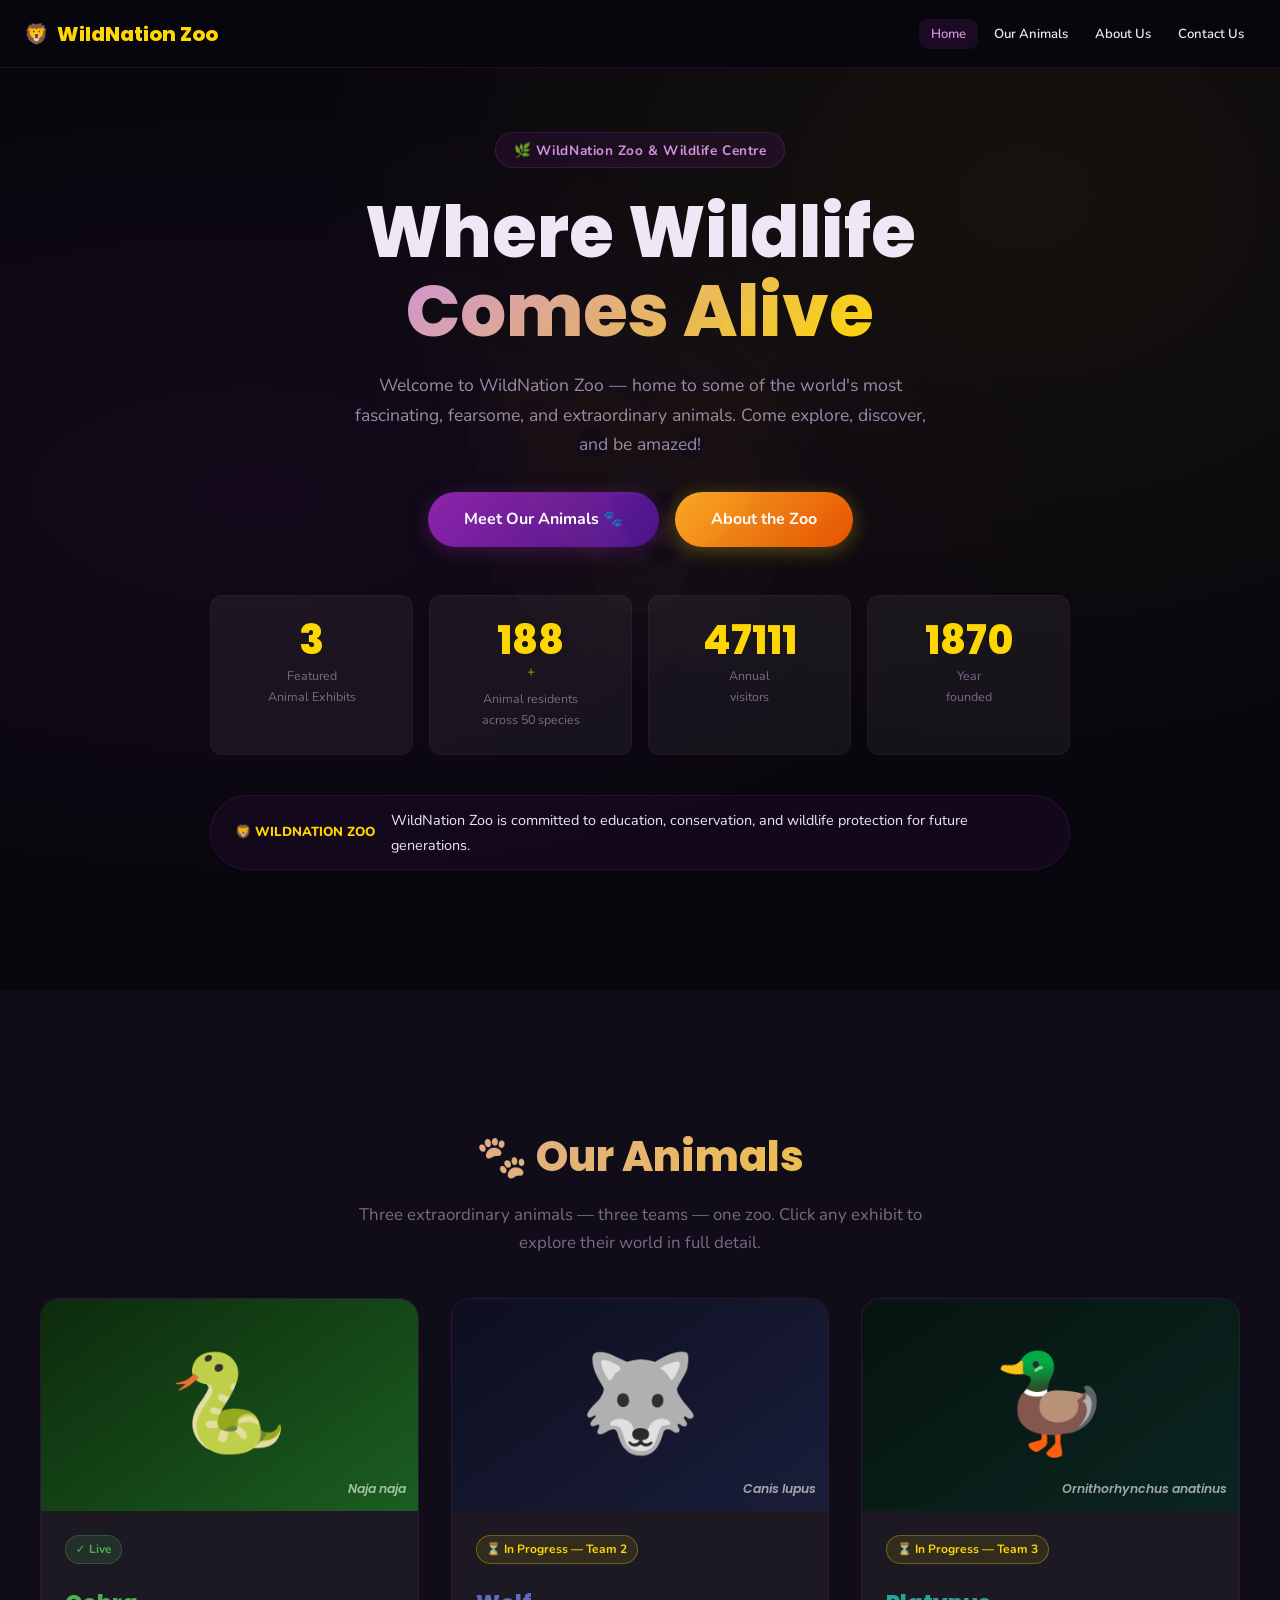
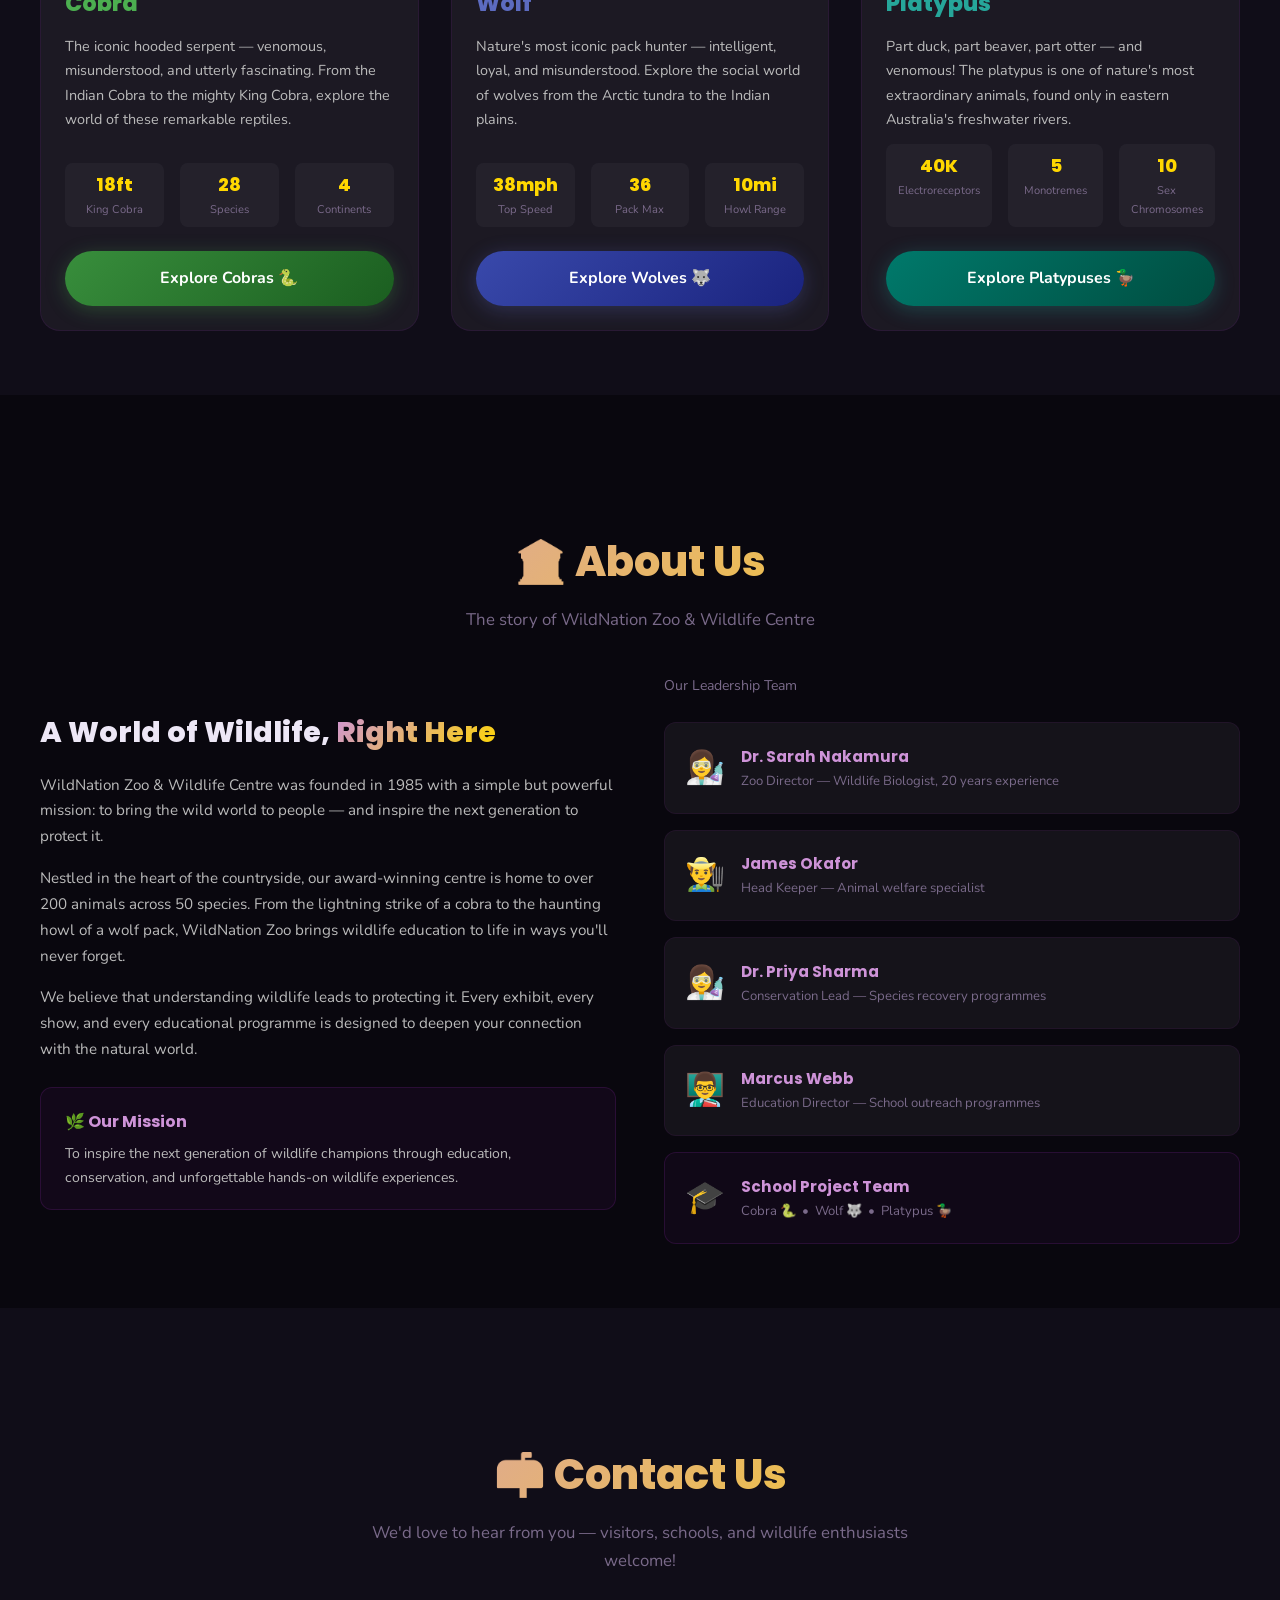
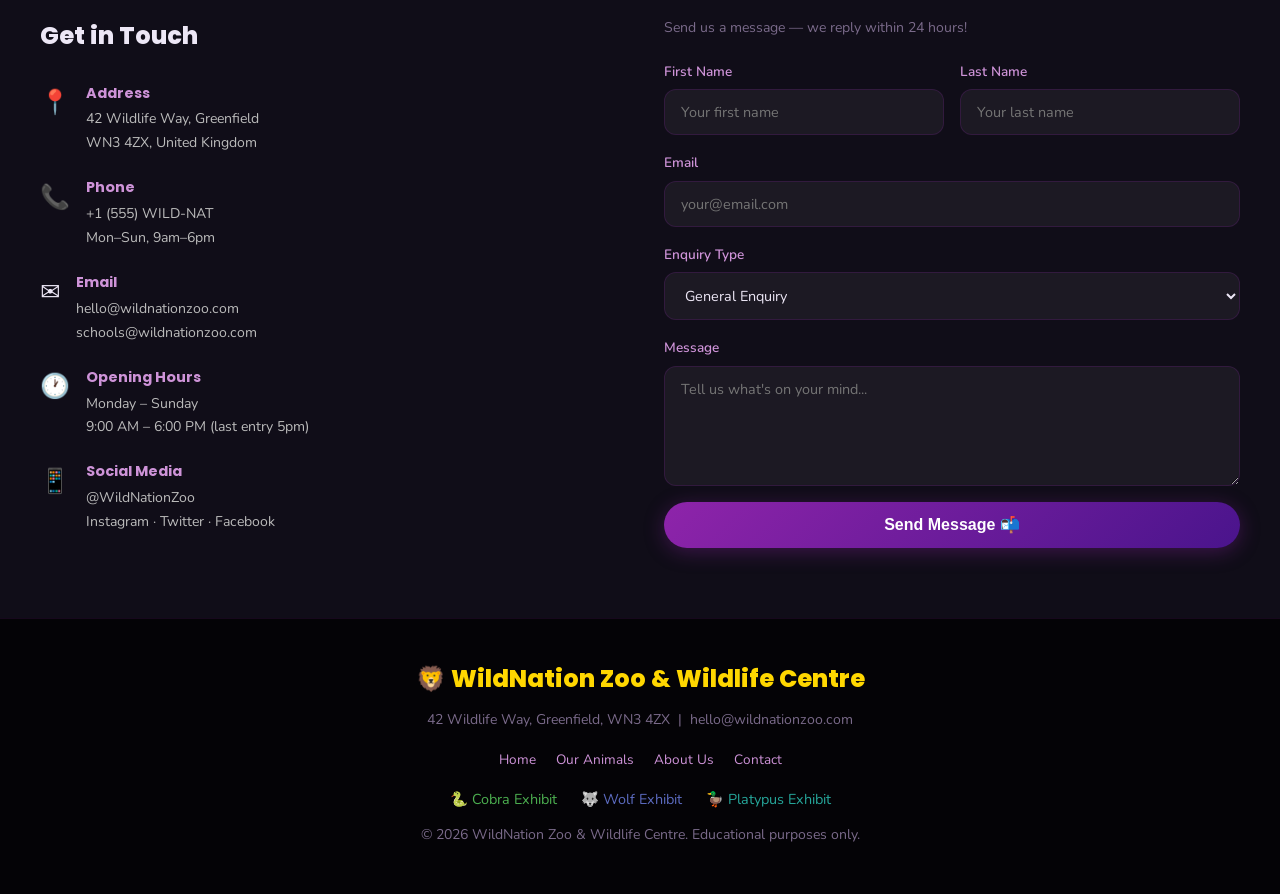
<file: wolves/zoo-boilerplate/index.html>
<!DOCTYPE html>
<html lang="en">
<head>
  <meta charset="UTF-8" /><meta name="viewport" content="width=device-width, initial-scale=1.0" />
  <title>WildNation Zoo — Boilerplate</title>
  <link rel="preconnect" href="https://fonts.googleapis.com" />
  <link href="https://fonts.googleapis.com/css2?family=Poppins:wght@400;600;700;800&family=Nunito:wght@400;600;700&display=swap" rel="stylesheet" />
  <link rel="stylesheet" href="styles.css" />
</head>
<body>

<!-- NAVBAR -->
<nav class="navbar" id="navbar">
  <a href="#home" class="nav-brand"><span>🦁</span><span>WildNation Zoo</span></a>
  <button class="hamburger" id="hamburger"><span></span><span></span><span></span></button>
  <ul class="nav-links" id="navLinks">
    <li><a href="#home"        class="nav-link">Home</a></li>
    <li><a href="#integration" class="nav-link">Our Animals</a></li>
    <li><a href="#about"       class="nav-link">About Us</a></li>
    <li><a href="#contact"     class="nav-link">Contact Us</a></li>
  </ul>
</nav>

<!-- HOME / LANDING -->
<section id="home" class="page-section home-section">
  <div class="container">
    <div class="hero-content">
      <div class="badge">🌿 WildNation Zoo &amp; Wildlife Centre</div>
      <h1>Where Wildlife<br><span class="grad-text">Comes Alive</span></h1>
      <p class="hero-sub">Welcome to WildNation Zoo — home to some of the world's most fascinating, fearsome, and extraordinary animals. Come explore, discover, and be amazed!</p>
      <div class="hero-btns">
        <a href="#integration" class="btn">Meet Our Animals 🐾</a>
        <a href="#about"       class="btn btn-gold">About the Zoo</a>
      </div>
    </div>
    <div class="stats-row">
      <div class="stat-card"><div class="stat-num" data-target="3">0</div><div class="stat-label">Featured<br>Animal Exhibits</div></div>
      <div class="stat-card"><div class="stat-num" data-target="200">0</div><div class="stat-unit">+</div><div class="stat-label">Animal residents<br>across 50 species</div></div>
      <div class="stat-card"><div class="stat-num" data-target="50000">0</div><div class="stat-label">Annual<br>visitors</div></div>
      <div class="stat-card"><div class="stat-num" data-target="1985">0</div><div class="stat-label">Year<br>founded</div></div>
    </div>
    <div class="fact-banner">
      <span class="fact-label">🦁 WILDNATION ZOO</span>
      <span class="fact-text" id="factText">WildNation Zoo is committed to education, conservation, and wildlife protection for future generations.</span>
    </div>
  </div>
</section>

<!-- OUR ANIMALS / INTEGRATION -->
<section id="integration" class="page-section alt-section">
  <div class="container">
    <div class="section-header">
      <h2>🐾 Our Animals</h2>
      <p>Three extraordinary animals — three teams — one zoo. Click any exhibit to explore their world in full detail.</p>
    </div>
    <div class="animals-grid">

      <!-- COBRA — Team 1 (YOUR SITE) -->
      <div class="animal-card">
        <div class="animal-card-hero cobra-bg">
          🐍
          <span class="animal-card-label">Naja naja</span>
        </div>
        <div class="animal-card-body">
          <div><span class="status-badge status-live">✓ Live</span></div>
          <h3 class="cobra-col">Cobra</h3>
          <p>The iconic hooded serpent — venomous, misunderstood, and utterly fascinating. From the Indian Cobra to the mighty King Cobra, explore the world of these remarkable reptiles.</p>
          <div class="animal-card-stats">
            <div class="mini-stat"><div class="val">18ft</div><div class="lbl">King Cobra</div></div>
            <div class="mini-stat"><div class="val">28</div><div class="lbl">Species</div></div>
            <div class="mini-stat"><div class="val">4</div><div class="lbl">Continents</div></div>
          </div>
        </div>
        <div class="animal-card-footer">
          <!-- UPDATE THIS LINK to point to your cobra site -->
          <a href="../cobra-website/index.html" class="btn btn-cobra" style="display:block;text-align:center;">Explore Cobras 🐍</a>
        </div>
      </div>

      <!-- WOLF — Team 2 (HANDOVER) -->
      <div class="animal-card">
        <div class="animal-card-hero wolf-bg">
          🐺
          <span class="animal-card-label">Canis lupus</span>
        </div>
        <div class="animal-card-body">
          <!-- Change status-pending to status-live when Team 2 submits their link -->
          <div><span class="status-badge status-pending">⏳ In Progress — Team 2</span></div>
          <h3 class="wolf-col">Wolf</h3>
          <p>Nature's most iconic pack hunter — intelligent, loyal, and misunderstood. Explore the social world of wolves from the Arctic tundra to the Indian plains.</p>
          <div class="animal-card-stats">
            <div class="mini-stat"><div class="val">38mph</div><div class="lbl">Top Speed</div></div>
            <div class="mini-stat"><div class="val">36</div><div class="lbl">Pack Max</div></div>
            <div class="mini-stat"><div class="val">10mi</div><div class="lbl">Howl Range</div></div>
          </div>
        </div>
        <div class="animal-card-footer">
          <!-- UPDATE THIS LINK when Team 2 provides their URL -->
          <a href="../wolf-website/index.html" class="btn btn-wolf" style="display:block;text-align:center;">Explore Wolves 🐺</a>
        </div>
      </div>

      <!-- PLATYPUS — Team 3 (HANDOVER) -->
      <div class="animal-card">
        <div class="animal-card-hero plat-bg">
          🦆
          <span class="animal-card-label">Ornithorhynchus anatinus</span>
        </div>
        <div class="animal-card-body">
          <!-- Change status-pending to status-live when Team 3 submits their link -->
          <div><span class="status-badge status-pending">⏳ In Progress — Team 3</span></div>
          <h3 class="plat-col">Platypus</h3>
          <p>Part duck, part beaver, part otter — and venomous! The platypus is one of nature's most extraordinary animals, found only in eastern Australia's freshwater rivers.</p>
          <div class="animal-card-stats">
            <div class="mini-stat"><div class="val">40K</div><div class="lbl">Electroreceptors</div></div>
            <div class="mini-stat"><div class="val">5</div><div class="lbl">Monotremes</div></div>
            <div class="mini-stat"><div class="val">10</div><div class="lbl">Sex Chromosomes</div></div>
          </div>
        </div>
        <div class="animal-card-footer">
          <!-- UPDATE THIS LINK when Team 3 provides their URL -->
          <a href="../platypus-website/index.html" class="btn btn-plat" style="display:block;text-align:center;">Explore Platypuses 🦆</a>
        </div>
      </div>

    </div>
  </div>
</section>

<!-- ABOUT US -->
<section id="about" class="page-section">
  <div class="container">
    <div class="section-header"><h2>🏛️ About Us</h2><p>The story of WildNation Zoo &amp; Wildlife Centre</p></div>
    <div class="about-grid">
      <div class="about-text">
        <h3>A World of Wildlife, <span class="grad-text">Right Here</span></h3>
        <p>WildNation Zoo &amp; Wildlife Centre was founded in 1985 with a simple but powerful mission: to bring the wild world to people — and inspire the next generation to protect it.</p>
        <p>Nestled in the heart of the countryside, our award-winning centre is home to over 200 animals across 50 species. From the lightning strike of a cobra to the haunting howl of a wolf pack, WildNation Zoo brings wildlife education to life in ways you'll never forget.</p>
        <p>We believe that understanding wildlife leads to protecting it. Every exhibit, every show, and every educational programme is designed to deepen your connection with the natural world.</p>
        <div class="mission-box">
          <h4>🌿 Our Mission</h4>
          <p>To inspire the next generation of wildlife champions through education, conservation, and unforgettable hands-on wildlife experiences.</p>
        </div>
      </div>
      <div class="team-grid">
        <p style="color:var(--muted);font-size:0.88rem;margin-bottom:0.5rem;">Our Leadership Team</p>
        <div class="team-card"><div class="team-avatar">👩‍🔬</div><div><div class="team-name">Dr. Sarah Nakamura</div><div class="team-role">Zoo Director — Wildlife Biologist, 20 years experience</div></div></div>
        <div class="team-card"><div class="team-avatar">👨‍🌾</div><div><div class="team-name">James Okafor</div><div class="team-role">Head Keeper — Animal welfare specialist</div></div></div>
        <div class="team-card"><div class="team-avatar">👩‍🔬</div><div><div class="team-name">Dr. Priya Sharma</div><div class="team-role">Conservation Lead — Species recovery programmes</div></div></div>
        <div class="team-card"><div class="team-avatar">👨‍🏫</div><div><div class="team-name">Marcus Webb</div><div class="team-role">Education Director — School outreach programmes</div></div></div>
        <div class="team-card" style="background:rgba(142,36,170,0.06);border-color:rgba(142,36,170,0.2)">
          <div class="team-avatar">🎓</div>
          <div><div class="team-name">School Project Team</div><div class="team-role">Cobra 🐍 &nbsp;•&nbsp; Wolf 🐺 &nbsp;•&nbsp; Platypus 🦆</div></div>
        </div>
      </div>
    </div>
  </div>
</section>

<!-- CONTACT US -->
<section id="contact" class="page-section alt-section">
  <div class="container">
    <div class="section-header"><h2>📬 Contact Us</h2><p>We'd love to hear from you — visitors, schools, and wildlife enthusiasts welcome!</p></div>
    <div class="contact-grid">
      <div class="contact-info">
        <h3>Get in Touch</h3>
        <div class="contact-item"><div class="contact-icon">📍</div><div><h4>Address</h4><p>42 Wildlife Way, Greenfield<br>WN3 4ZX, United Kingdom</p></div></div>
        <div class="contact-item"><div class="contact-icon">📞</div><div><h4>Phone</h4><p>+1 (555) WILD-NAT<br>Mon–Sun, 9am–6pm</p></div></div>
        <div class="contact-item"><div class="contact-icon">✉️</div><div><h4>Email</h4><p>hello@wildnationzoo.com<br>schools@wildnationzoo.com</p></div></div>
        <div class="contact-item"><div class="contact-icon">🕐</div><div><h4>Opening Hours</h4><p>Monday – Sunday<br>9:00 AM – 6:00 PM (last entry 5pm)</p></div></div>
        <div class="contact-item"><div class="contact-icon">📱</div><div><h4>Social Media</h4><p>@WildNationZoo<br>Instagram · Twitter · Facebook</p></div></div>
      </div>
      <div>
        <p style="color:var(--muted);font-size:0.88rem;margin-bottom:1.25rem;">Send us a message — we reply within 24 hours!</p>
        <form class="contact-form" id="contactForm">
          <div class="form-row">
            <div class="form-group"><label>First Name</label><input type="text" placeholder="Your first name" required /></div>
            <div class="form-group"><label>Last Name</label><input type="text" placeholder="Your last name" required /></div>
          </div>
          <div class="form-group"><label>Email</label><input type="email" placeholder="your@email.com" required /></div>
          <div class="form-group">
            <label>Enquiry Type</label>
            <select>
              <option>General Enquiry</option>
              <option>School Visit Booking</option>
              <option>Animal Information</option>
              <option>Conservation Partnership</option>
              <option>Other</option>
            </select>
          </div>
          <div class="form-group"><label>Message</label><textarea placeholder="Tell us what's on your mind..." required></textarea></div>
          <button type="submit" class="btn" style="width:100%;justify-content:center;">Send Message 📬</button>
        </form>
      </div>
    </div>
  </div>
</section>

<footer class="footer">
  <div class="container footer-inner">
    <div class="footer-brand">🦁 WildNation Zoo &amp; Wildlife Centre</div>
    <p>42 Wildlife Way, Greenfield, WN3 4ZX &nbsp;|&nbsp; hello@wildnationzoo.com</p>
    <div class="footer-links">
      <a href="#home">Home</a><a href="#integration">Our Animals</a><a href="#about">About Us</a><a href="#contact">Contact</a>
    </div>
    <div class="footer-animal-links">
      <a href="../cobra-website/index.html" style="color:var(--cobra-col)">🐍 Cobra Exhibit</a>
      <a href="../wolf-website/index.html"  style="color:var(--wolf-col)">🐺 Wolf Exhibit</a>
      <a href="../platypus-website/index.html" style="color:var(--plat-col)">🦆 Platypus Exhibit</a>
    </div>
    <p>© 2026 WildNation Zoo &amp; Wildlife Centre. Educational purposes only.</p>
  </div>
</footer>

<script src="script.js"></script>
</body>
</html>
</file>
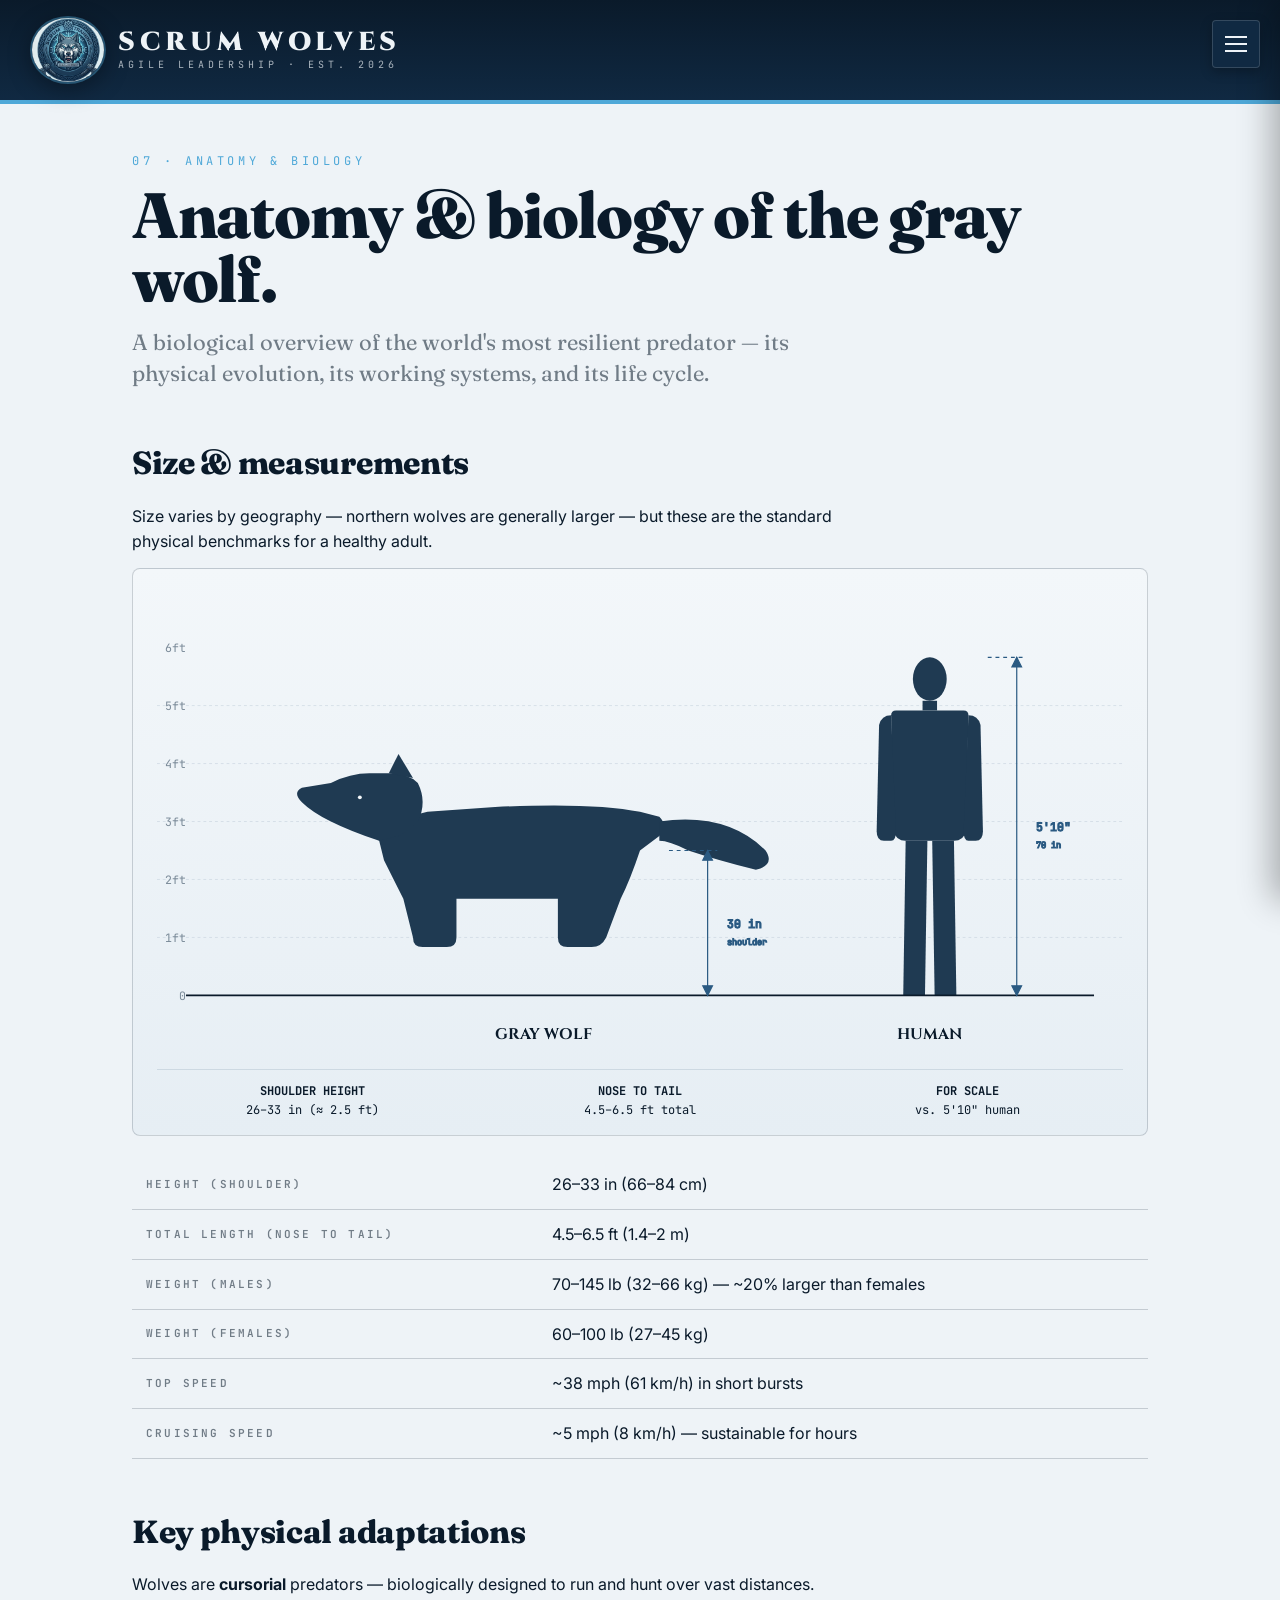
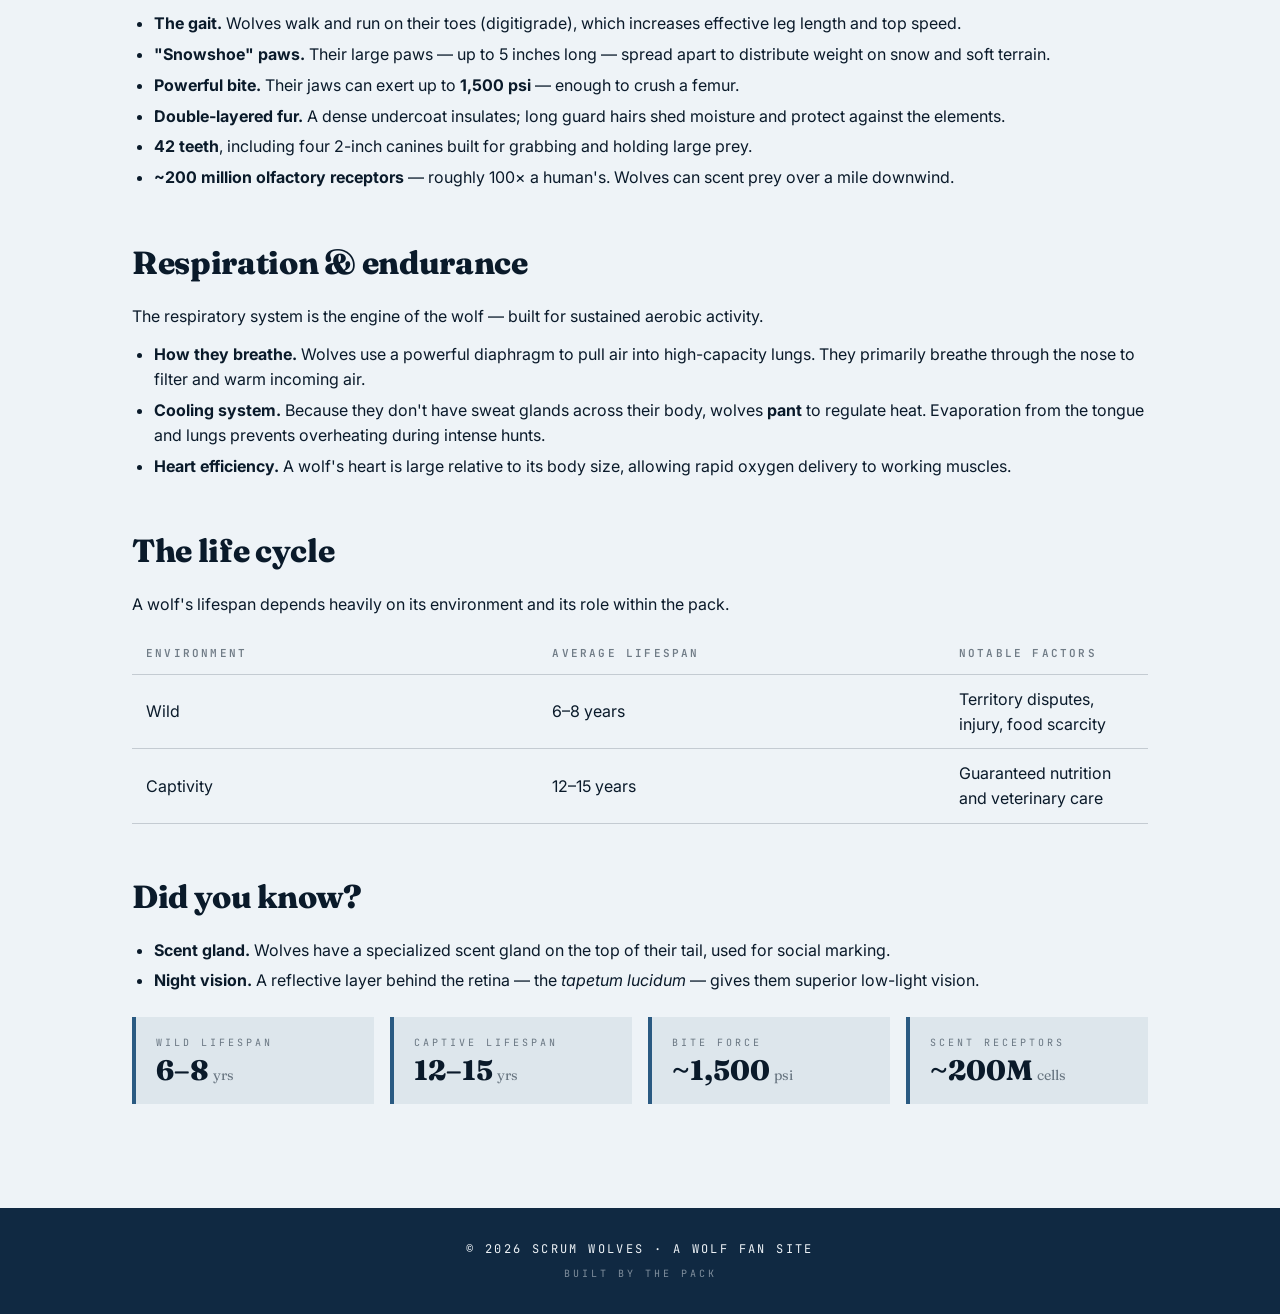
<file: anatomy.html>
<!doctype html>
<html lang="en">
<head>
<meta charset="utf-8" />
<title>SCRUM Wolves — Anatomy &amp; Biology</title>
<meta name="viewport" content="width=device-width, initial-scale=1" />
<link href="https://fonts.googleapis.com/css2?family=Cinzel:wght@500;700;900&family=Fraunces:opsz,wght@9..144,400;9..144,600;9..144,800&family=Inter:wght@400;500;600;700&family=JetBrains+Mono:wght@400;600&display=swap" rel="stylesheet" />
<link rel="stylesheet" href="site/styles.css" />
</head>
<body>
<header class="site-header">
  <div class="brand">
    <img src="site/logo.png" alt="SCRUM Wolves crest" />
    <div class="brand-text">SCRUM WOLVES<small>AGILE LEADERSHIP · EST. 2026</small></div>
  </div>
</header>
<button class="nav-toggle" aria-label="Open navigation" aria-expanded="false" aria-controls="primary-nav"><span class="bar"></span></button>
<div class="nav-backdrop" aria-hidden="true"></div>
<nav class="site-nav" id="primary-nav">
  <a href="index.html">Home</a>
  <a href="gallery.html">Image Gallery</a>
  <a href="diet.html">Diet</a>
  <a href="mating.html">Mating &amp; Reproduction</a>
  <a href="habitat.html">Habitat</a>
  <a href="behavior.html">Behavior</a>
  <a href="communication.html">Communication</a>
  <a href="anatomy.html" class="active">Anatomy &amp; Biology</a>
  <a href="pop-culture.html">Pop Culture</a>
  <a href="facts.html">Fun Facts</a>
  <a href="classification.html">Scientific Name</a>
</nav>

<main class="page">
  <div class="page-eyebrow">07 · Anatomy &amp; Biology</div>
  <h1 class="page-title">Anatomy &amp; biology of the gray wolf.</h1>
  <p class="page-lede">A biological overview of the world's most resilient predator — its physical evolution, its working systems, and its life cycle.</p>

  <h2>Size &amp; measurements</h2>
  <p>Size varies by geography — northern wolves are generally larger — but these are the standard physical benchmarks for a healthy adult.</p>

  <!--
    To-scale silhouette comparison. Drawing units = inches.
    Adult human: 70 in tall, ~16 in wide at shoulders.
    Adult gray wolf: 30 in shoulder height, ~65 in nose-to-tail-tip, ~38 in head-top to ground.
    Both rendered in the same coordinate space → proportions are inherently accurate.
    Ground line at y=80. Padding top to 0, ground stroke at y=80.
  -->
  <figure class="anatomy-figure" style="background: linear-gradient(180deg, #f3f7fa 0%, #e6eef4 100%); padding: 40px 24px 16px; border-radius: 8px; margin: 0 0 24px;">
    <svg viewBox="0 0 200 92" width="100%" style="display:block; max-height: 460px;" aria-label="Size comparison: adult gray wolf next to a 5'10 human, drawn to scale">
      <!-- Grid: faint horizontal foot markers (1ft = 12in) -->
      <g stroke="#cdd9e2" stroke-width="0.15" stroke-dasharray="0.6 0.6">
        <line x1="0" y1="68" x2="200" y2="68"/>
        <line x1="0" y1="56" x2="200" y2="56"/>
        <line x1="0" y1="44" x2="200" y2="44"/>
        <line x1="0" y1="32" x2="200" y2="32"/>
        <line x1="0" y1="20" x2="200" y2="20"/>
      </g>
      <!-- Foot labels on left -->
      <g font-family="JetBrains Mono, monospace" font-size="2.4" fill="#7a8a98" text-anchor="end">
        <text x="6" y="81">0</text>
        <text x="6" y="69">1ft</text>
        <text x="6" y="57">2ft</text>
        <text x="6" y="45">3ft</text>
        <text x="6" y="33">4ft</text>
        <text x="6" y="21">5ft</text>
        <text x="6" y="9">6ft</text>
      </g>

      <!-- Human silhouette: 70in tall, standing on ground line y=80. Head top at y=10. -->
      <g fill="#1f3a52" transform="translate(160 10)">
        <!-- head: ~9in tall -->
        <ellipse cx="0" cy="4.5" rx="3.5" ry="4.5"/>
        <!-- neck -->
        <rect x="-1.5" y="9" width="3" height="2"/>
        <!-- torso: shoulders to hips, ~25in -->
        <path d="M-7 11 Q -8 11 -8 12 L -7.5 36 Q -7 38 -5 38 L 5 38 Q 7 38 7.5 36 L 8 12 Q 8 11 7 11 Z"/>
        <!-- arms -->
        <path d="M-8 12 Q -10 12 -10.5 14 L -11 36 Q -11 38 -9.5 38 L -8 38 Q -7 38 -7 36 Z"/>
        <path d="M8 12 Q 10 12 10.5 14 L 11 36 Q 11 38 9.5 38 L 8 38 Q 7 38 7 36 Z"/>
        <!-- legs: hip y=38 to feet y=70 (32in) -->
        <path d="M-5 38 L -5.5 70 L -1 70 L -0.5 38 Z"/>
        <path d="M0.5 38 L 1 70 L 5.5 70 L 5 38 Z"/>
      </g>

      <!-- Wolf silhouette: 30in shoulder, ~65in nose-tip to tail-tip, ~38in head-top to ground.
           Standing with feet on y=80, body roughly centered around x=80. -->
      <g fill="#1f3a52" transform="translate(40 42)">
        <!-- Body: from front shoulders (left) to hindquarters (right). Anchored so feet are at y=38 (becomes y=80 with translate). -->
        <!-- back & belly -->
        <path d="
          M 6 6
          Q 4 4 8 2
          L 16 0
          L 30 -1
          Q 50 -2 60 0
          L 64 1
          Q 66 3 64 5
          L 60 8
          Q 58 14 56 18
          L 53 26
          Q 52 28 50 28
          L 45 28
          Q 43 28 43 26
          L 43 18
          Q 35 18 22 18
          L 22 26
          Q 22 28 20 28
          L 15 28
          Q 13 28 13 26
          L 11 18
          Q 9 14 7 10
          Z" />
        <!-- Tail: bushy, hangs back and slightly down from rump -->
        <path d="
          M 64 2
          Q 78 0 86 8
          Q 88 11 84 12
          Q 76 10 70 8
          Q 66 6 64 6
          Z"/>
        <!-- Head: snout pointing left (forward). Top of head ~y=-6 relative to translate (so y=36 absolute = 38in tall total) -->
        <path d="
          M 6 6
          Q 0 4 -4 2
          Q -8 0 -10 -2
          Q -12 -4 -10 -5
          L -4 -6
          Q 0 -8 4 -8
          L 8 -8
          Q 12 -8 14 -6
          Q 16 -2 14 2
          Q 12 4 10 5
          Z"/>
        <!-- Ear -->
        <path d="M 8 -8 L 10 -12 L 13 -7 Z"/>
        <!-- Eye -->
        <circle cx="2" cy="-3" r="0.4" fill="#f3f7fa"/>
      </g>

      <!-- Ground line -->
      <line x1="6" y1="80" x2="194" y2="80" stroke="#0a1a2a" stroke-width="0.4"/>

      <!-- Dimension lines -->
      <!-- Wolf shoulder height (30in = y from 80 to 50) -->
      <g stroke="#2a5a82" stroke-width="0.25" fill="#2a5a82" font-family="JetBrains Mono, monospace" font-size="2.4">
        <line x1="106" y1="50" x2="116" y2="50" stroke-dasharray="0.8 0.8"/>
        <line x1="114" y1="50" x2="114" y2="80"/>
        <polygon points="113,52 115,52 114,50"/>
        <polygon points="113,78 115,78 114,80"/>
        <text x="118" y="66">30 in</text>
        <text x="118" y="69.5" font-size="1.8" fill="#7a8a98">shoulder</text>
      </g>
      <!-- Human height (70in = y from 80 to 10) -->
      <g stroke="#2a5a82" stroke-width="0.25" fill="#2a5a82" font-family="JetBrains Mono, monospace" font-size="2.4">
        <line x1="172" y1="10" x2="180" y2="10" stroke-dasharray="0.8 0.8"/>
        <line x1="178" y1="10" x2="178" y2="80"/>
        <polygon points="177,12 179,12 178,10"/>
        <polygon points="177,78 179,78 178,80"/>
        <text x="182" y="46">5'10"</text>
        <text x="182" y="49.5" font-size="1.8" fill="#7a8a98">70 in</text>
      </g>

      <!-- Labels -->
      <g font-family="Cinzel, serif" font-size="3.2" font-weight="700" fill="#0a1a2a" text-anchor="middle">
        <text x="80" y="89">GRAY WOLF</text>
        <text x="160" y="89">HUMAN</text>
      </g>
    </svg>

    <figcaption style="margin-top: 16px; padding-top: 12px; border-top: 1px solid #cdd9e2; display:grid; grid-template-columns: repeat(3, 1fr); gap: 16px; font-family: 'JetBrains Mono', monospace; font-size: 12px; color: var(--ink); text-align: center;">
      <div><strong>SHOULDER HEIGHT</strong><br/>26–33 in (≈ 2.5 ft)</div>
      <div><strong>NOSE TO TAIL</strong><br/>4.5–6.5 ft total</div>
      <div><strong>FOR SCALE</strong><br/>vs. 5'10" human</div>
    </figcaption>
  </figure>

  <table class="spec">
    <tr><th>Height (shoulder)</th><td>26–33 in (66–84 cm)</td></tr>
    <tr><th>Total length (nose to tail)</th><td>4.5–6.5 ft (1.4–2 m)</td></tr>
    <tr><th>Weight (males)</th><td>70–145 lb (32–66 kg) — ~20% larger than females</td></tr>
    <tr><th>Weight (females)</th><td>60–100 lb (27–45 kg)</td></tr>
    <tr><th>Top speed</th><td>~38 mph (61 km/h) in short bursts</td></tr>
    <tr><th>Cruising speed</th><td>~5 mph (8 km/h) — sustainable for hours</td></tr>
  </table>

  <h2>Key physical adaptations</h2>
  <p>Wolves are <strong>cursorial</strong> predators — biologically designed to run and hunt over vast distances.</p>
  <ul>
    <li><strong>The gait.</strong> Wolves walk and run on their toes (digitigrade), which increases effective leg length and top speed.</li>
    <li><strong>"Snowshoe" paws.</strong> Their large paws — up to 5 inches long — spread apart to distribute weight on snow and soft terrain.</li>
    <li><strong>Powerful bite.</strong> Their jaws can exert up to <strong>1,500 psi</strong> — enough to crush a femur.</li>
    <li><strong>Double-layered fur.</strong> A dense undercoat insulates; long guard hairs shed moisture and protect against the elements.</li>
    <li><strong>42 teeth</strong>, including four 2-inch canines built for grabbing and holding large prey.</li>
    <li><strong>~200 million olfactory receptors</strong> — roughly 100× a human's. Wolves can scent prey over a mile downwind.</li>
  </ul>

  <h2>Respiration &amp; endurance</h2>
  <p>The respiratory system is the engine of the wolf — built for sustained aerobic activity.</p>
  <ul>
    <li><strong>How they breathe.</strong> Wolves use a powerful diaphragm to pull air into high-capacity lungs. They primarily breathe through the nose to filter and warm incoming air.</li>
    <li><strong>Cooling system.</strong> Because they don't have sweat glands across their body, wolves <strong>pant</strong> to regulate heat. Evaporation from the tongue and lungs prevents overheating during intense hunts.</li>
    <li><strong>Heart efficiency.</strong> A wolf's heart is large relative to its body size, allowing rapid oxygen delivery to working muscles.</li>
  </ul>

  <h2>The life cycle</h2>
  <p>A wolf's lifespan depends heavily on its environment and its role within the pack.</p>
  <table class="spec">
    <tr><th>Environment</th><th>Average lifespan</th><th>Notable factors</th></tr>
    <tr><td>Wild</td><td>6–8 years</td><td>Territory disputes, injury, food scarcity</td></tr>
    <tr><td>Captivity</td><td>12–15 years</td><td>Guaranteed nutrition and veterinary care</td></tr>
  </table>

  <h2>Did you know?</h2>
  <ul>
    <li><strong>Scent gland.</strong> Wolves have a specialized scent gland on the top of their tail, used for social marking.</li>
    <li><strong>Night vision.</strong> A reflective layer behind the retina — the <em>tapetum lucidum</em> — gives them superior low-light vision.</li>
  </ul>

  <div class="fact-grid">
    <div class="fact"><div class="label">Wild Lifespan</div><div class="value">6–8<span class="unit">yrs</span></div></div>
    <div class="fact"><div class="label">Captive Lifespan</div><div class="value">12–15<span class="unit">yrs</span></div></div>
    <div class="fact"><div class="label">Bite Force</div><div class="value">~1,500<span class="unit">psi</span></div></div>
    <div class="fact"><div class="label">Scent Receptors</div><div class="value">~200M<span class="unit">cells</span></div></div>
  </div>
</main>

<footer class="site-footer">© 2026 SCRUM WOLVES · A WOLF FAN SITE<small>BUILT BY THE PACK</small></footer>
<script src="site/nav.js"></script>
</body>
</html>
</file>
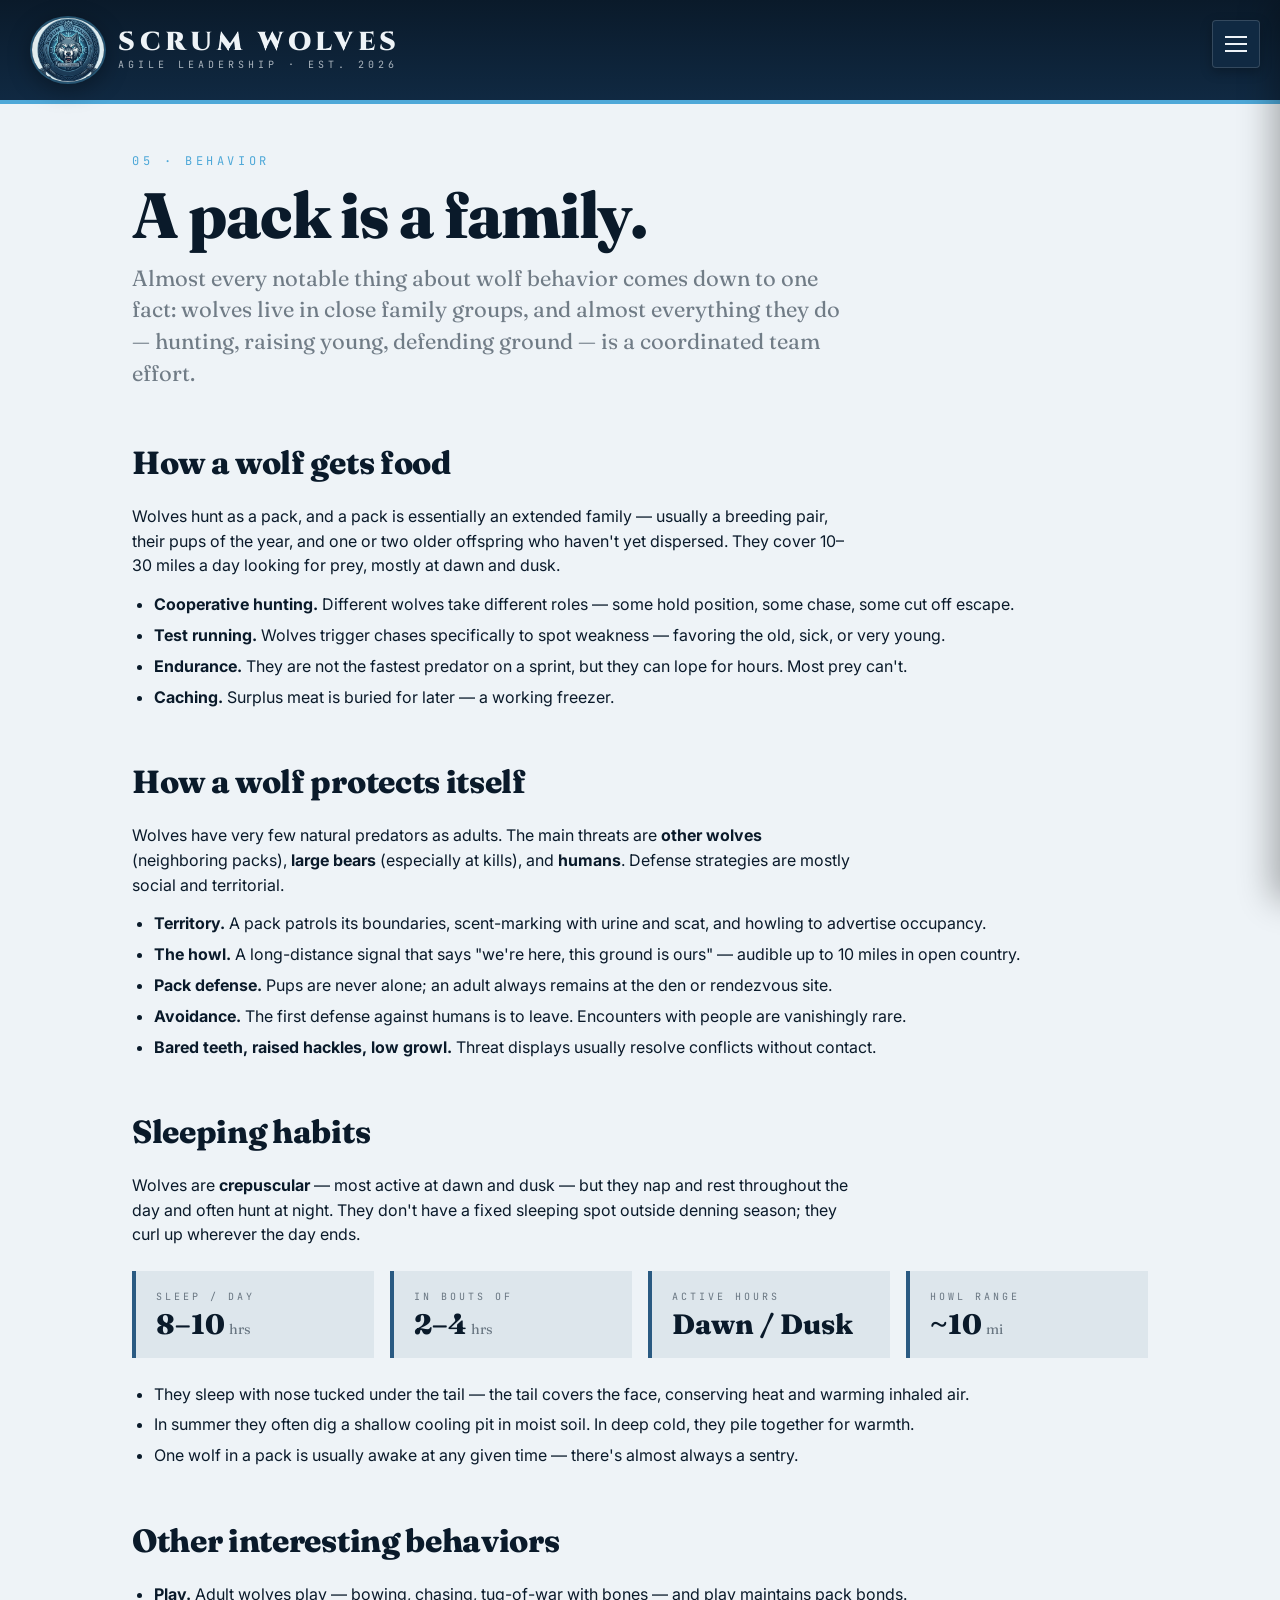
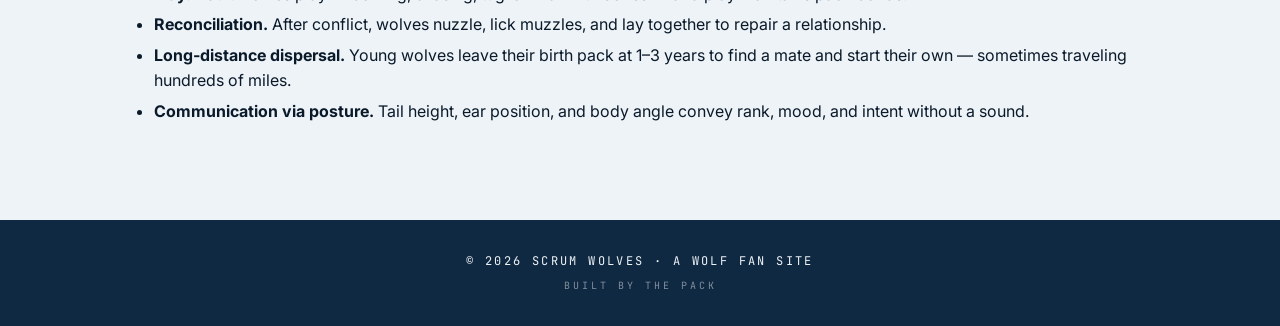
<file: behavior.html>
<!doctype html>
<html lang="en">
<head>
<meta charset="utf-8" />
<title>SCRUM Wolves — Behavior</title>
<meta name="viewport" content="width=device-width, initial-scale=1" />
<link href="https://fonts.googleapis.com/css2?family=Cinzel:wght@500;700;900&family=Fraunces:opsz,wght@9..144,400;9..144,600;9..144,800&family=Inter:wght@400;500;600;700&family=JetBrains+Mono:wght@400;600&display=swap" rel="stylesheet" />
<link rel="stylesheet" href="site/styles.css" />
</head>
<body>
<header class="site-header">
  <div class="brand">
    <img src="site/logo.png" alt="SCRUM Wolves crest" />
    <div class="brand-text">SCRUM WOLVES<small>AGILE LEADERSHIP · EST. 2026</small></div>
  </div>
</header>
<button class="nav-toggle" aria-label="Open navigation" aria-expanded="false" aria-controls="primary-nav"><span class="bar"></span></button>
<div class="nav-backdrop" aria-hidden="true"></div>
<nav class="site-nav" id="primary-nav">
  <a href="index.html">Home</a>
  <a href="gallery.html">Image Gallery</a>
  <a href="diet.html">Diet</a>
  <a href="mating.html">Mating &amp; Reproduction</a>
  <a href="habitat.html">Habitat</a>
  <a href="behavior.html" class="active">Behavior</a>
  <a href="communication.html">Communication</a>
  <a href="anatomy.html">Anatomy &amp; Biology</a>
  <a href="pop-culture.html">Pop Culture</a>
  <a href="facts.html">Fun Facts</a>
  <a href="classification.html">Scientific Name</a>
</nav>

<main class="page">
  <div class="page-eyebrow">05 · Behavior</div>
  <h1 class="page-title">A pack is a family.</h1>
  <p class="page-lede">Almost every notable thing about wolf behavior comes down to one fact: wolves live in close family groups, and almost everything they do — hunting, raising young, defending ground — is a coordinated team effort.</p>

  <h2>How a wolf gets food</h2>
  <p>Wolves hunt as a pack, and a pack is essentially an extended family — usually a breeding pair, their pups of the year, and one or two older offspring who haven't yet dispersed. They cover 10–30 miles a day looking for prey, mostly at dawn and dusk.</p>
  <ul>
    <li><strong>Cooperative hunting.</strong> Different wolves take different roles — some hold position, some chase, some cut off escape.</li>
    <li><strong>Test running.</strong> Wolves trigger chases specifically to spot weakness — favoring the old, sick, or very young.</li>
    <li><strong>Endurance.</strong> They are not the fastest predator on a sprint, but they can lope for hours. Most prey can't.</li>
    <li><strong>Caching.</strong> Surplus meat is buried for later — a working freezer.</li>
  </ul>

  <h2>How a wolf protects itself</h2>
  <p>Wolves have very few natural predators as adults. The main threats are <strong>other wolves</strong> (neighboring packs), <strong>large bears</strong> (especially at kills), and <strong>humans</strong>. Defense strategies are mostly social and territorial.</p>
  <ul>
    <li><strong>Territory.</strong> A pack patrols its boundaries, scent-marking with urine and scat, and howling to advertise occupancy.</li>
    <li><strong>The howl.</strong> A long-distance signal that says "we're here, this ground is ours" — audible up to 10 miles in open country.</li>
    <li><strong>Pack defense.</strong> Pups are never alone; an adult always remains at the den or rendezvous site.</li>
    <li><strong>Avoidance.</strong> The first defense against humans is to leave. Encounters with people are vanishingly rare.</li>
    <li><strong>Bared teeth, raised hackles, low growl.</strong> Threat displays usually resolve conflicts without contact.</li>
  </ul>

  <h2>Sleeping habits</h2>
  <p>Wolves are <strong>crepuscular</strong> — most active at dawn and dusk — but they nap and rest throughout the day and often hunt at night. They don't have a fixed sleeping spot outside denning season; they curl up wherever the day ends.</p>

  <div class="fact-grid">
    <div class="fact"><div class="label">Sleep / Day</div><div class="value">8–10<span class="unit">hrs</span></div></div>
    <div class="fact"><div class="label">In Bouts Of</div><div class="value">2–4<span class="unit">hrs</span></div></div>
    <div class="fact"><div class="label">Active Hours</div><div class="value">Dawn / Dusk</div></div>
    <div class="fact"><div class="label">Howl Range</div><div class="value">~10<span class="unit">mi</span></div></div>
  </div>
  <ul>
    <li>They sleep with nose tucked under the tail — the tail covers the face, conserving heat and warming inhaled air.</li>
    <li>In summer they often dig a shallow cooling pit in moist soil. In deep cold, they pile together for warmth.</li>
    <li>One wolf in a pack is usually awake at any given time — there's almost always a sentry.</li>
  </ul>

  <h2>Other interesting behaviors</h2>
  <ul>
    <li><strong>Play.</strong> Adult wolves play — bowing, chasing, tug-of-war with bones — and play maintains pack bonds.</li>
    <li><strong>Reconciliation.</strong> After conflict, wolves nuzzle, lick muzzles, and lay together to repair a relationship.</li>
    <li><strong>Long-distance dispersal.</strong> Young wolves leave their birth pack at 1–3 years to find a mate and start their own — sometimes traveling hundreds of miles.</li>
    <li><strong>Communication via posture.</strong> Tail height, ear position, and body angle convey rank, mood, and intent without a sound.</li>
  </ul>
</main>

<footer class="site-footer">© 2026 SCRUM WOLVES · A WOLF FAN SITE<small>BUILT BY THE PACK</small></footer>
<script src="site/nav.js"></script>
</body>
</html>
</file>
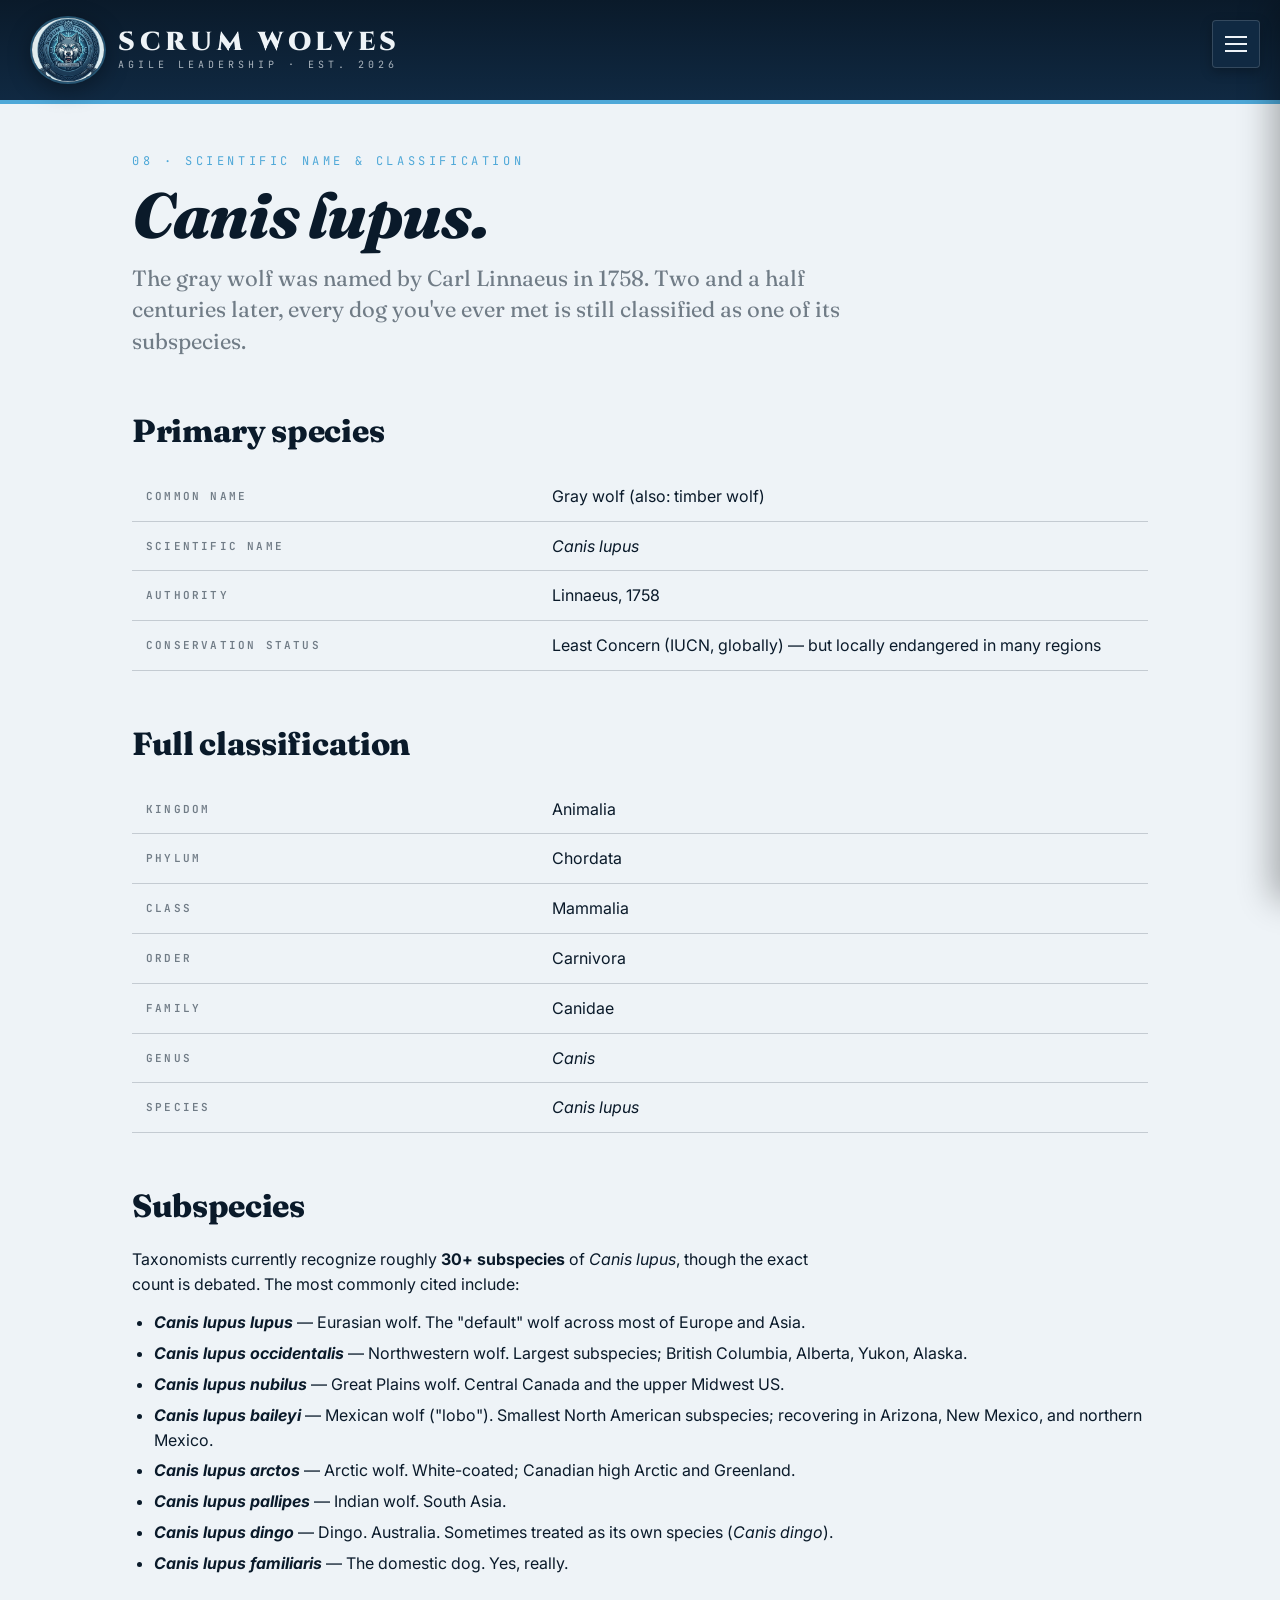
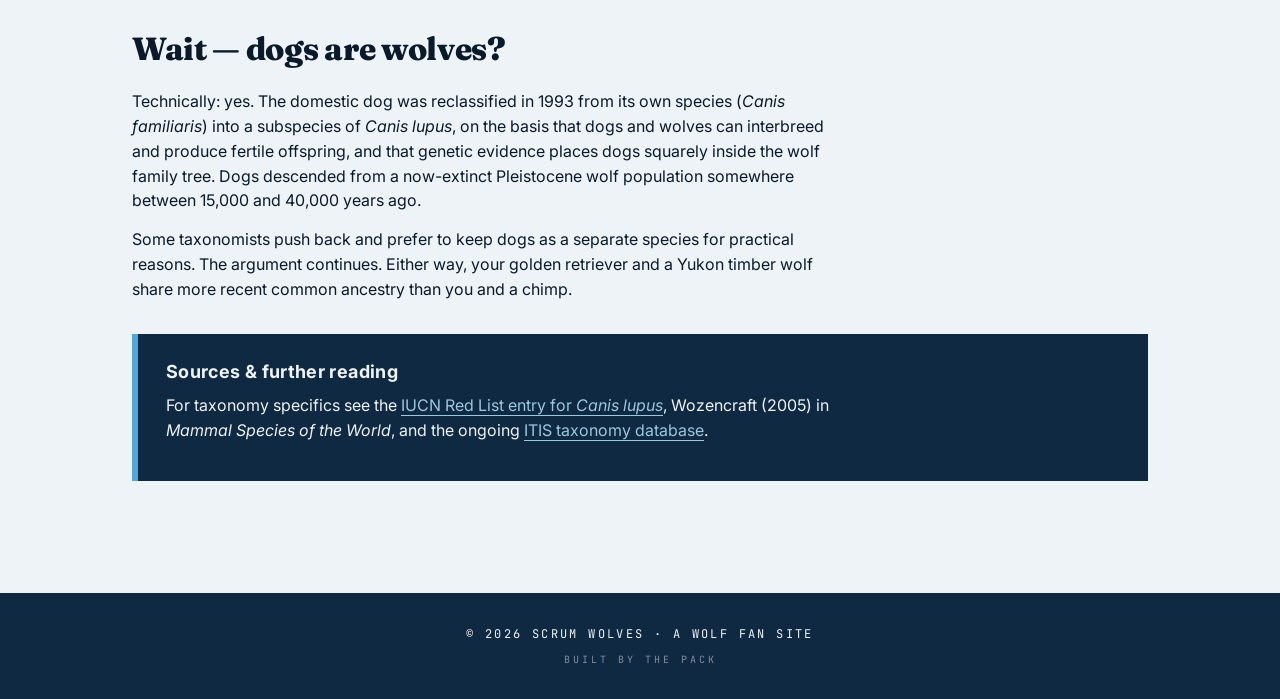
<file: classification.html>
<!doctype html>
<html lang="en">
<head>
<meta charset="utf-8" />
<title>SCRUM Wolves — Scientific Name &amp; Classification</title>
<meta name="viewport" content="width=device-width, initial-scale=1" />
<link href="https://fonts.googleapis.com/css2?family=Cinzel:wght@500;700;900&family=Fraunces:opsz,wght@9..144,400;9..144,600;9..144,800&family=Inter:wght@400;500;600;700&family=JetBrains+Mono:wght@400;600&display=swap" rel="stylesheet" />
<link rel="stylesheet" href="site/styles.css" />
</head>
<body>
<header class="site-header">
  <div class="brand">
    <img src="site/logo.png" alt="SCRUM Wolves crest" />
    <div class="brand-text">SCRUM WOLVES<small>AGILE LEADERSHIP · EST. 2026</small></div>
  </div>
</header>
<button class="nav-toggle" aria-label="Open navigation" aria-expanded="false" aria-controls="primary-nav"><span class="bar"></span></button>
<div class="nav-backdrop" aria-hidden="true"></div>
<nav class="site-nav" id="primary-nav">
  <a href="index.html">Home</a>
  <a href="gallery.html">Image Gallery</a>
  <a href="diet.html">Diet</a>
  <a href="mating.html">Mating &amp; Reproduction</a>
  <a href="habitat.html">Habitat</a>
  <a href="behavior.html">Behavior</a>
  <a href="communication.html">Communication</a>
  <a href="anatomy.html">Anatomy &amp; Biology</a>
  <a href="pop-culture.html">Pop Culture</a>
  <a href="facts.html">Fun Facts</a>
  <a href="classification.html" class="active">Scientific Name</a>
</nav>

<main class="page">
  <div class="page-eyebrow">08 · Scientific Name &amp; Classification</div>
  <h1 class="page-title"><em style="font-family:'Fraunces',serif;">Canis lupus.</em></h1>
  <p class="page-lede">The gray wolf was named by Carl Linnaeus in 1758. Two and a half centuries later, every dog you've ever met is still classified as one of its subspecies.</p>

  <h2>Primary species</h2>
  <table class="spec">
    <tr><th>Common name</th><td>Gray wolf (also: timber wolf)</td></tr>
    <tr><th>Scientific name</th><td><em>Canis lupus</em></td></tr>
    <tr><th>Authority</th><td>Linnaeus, 1758</td></tr>
    <tr><th>Conservation status</th><td>Least Concern (IUCN, globally) — but locally endangered in many regions</td></tr>
  </table>

  <h2>Full classification</h2>
  <table class="spec">
    <tr><th>Kingdom</th><td>Animalia</td></tr>
    <tr><th>Phylum</th><td>Chordata</td></tr>
    <tr><th>Class</th><td>Mammalia</td></tr>
    <tr><th>Order</th><td>Carnivora</td></tr>
    <tr><th>Family</th><td>Canidae</td></tr>
    <tr><th>Genus</th><td><em>Canis</em></td></tr>
    <tr><th>Species</th><td><em>Canis lupus</em></td></tr>
  </table>

  <h2>Subspecies</h2>
  <p>Taxonomists currently recognize roughly <strong>30+ subspecies</strong> of <em>Canis lupus</em>, though the exact count is debated. The most commonly cited include:</p>
  <ul>
    <li><strong><em>Canis lupus lupus</em></strong> — Eurasian wolf. The "default" wolf across most of Europe and Asia.</li>
    <li><strong><em>Canis lupus occidentalis</em></strong> — Northwestern wolf. Largest subspecies; British Columbia, Alberta, Yukon, Alaska.</li>
    <li><strong><em>Canis lupus nubilus</em></strong> — Great Plains wolf. Central Canada and the upper Midwest US.</li>
    <li><strong><em>Canis lupus baileyi</em></strong> — Mexican wolf ("lobo"). Smallest North American subspecies; recovering in Arizona, New Mexico, and northern Mexico.</li>
    <li><strong><em>Canis lupus arctos</em></strong> — Arctic wolf. White-coated; Canadian high Arctic and Greenland.</li>
    <li><strong><em>Canis lupus pallipes</em></strong> — Indian wolf. South Asia.</li>
    <li><strong><em>Canis lupus dingo</em></strong> — Dingo. Australia. Sometimes treated as its own species (<em>Canis dingo</em>).</li>
    <li><strong><em>Canis lupus familiaris</em></strong> — The domestic dog. Yes, really.</li>
  </ul>

  <h2>Wait — dogs are wolves?</h2>
  <p>Technically: yes. The domestic dog was reclassified in 1993 from its own species (<em>Canis familiaris</em>) into a subspecies of <em>Canis lupus</em>, on the basis that dogs and wolves can interbreed and produce fertile offspring, and that genetic evidence places dogs squarely inside the wolf family tree. Dogs descended from a now-extinct Pleistocene wolf population somewhere between 15,000 and 40,000 years ago.</p>
  <p>Some taxonomists push back and prefer to keep dogs as a separate species for practical reasons. The argument continues. Either way, your golden retriever and a Yukon timber wolf share more recent common ancestry than you and a chimp.</p>

  <div class="callout">
    <h3>Sources &amp; further reading</h3>
    <p>For taxonomy specifics see the
    <a href="https://www.iucnredlist.org/species/3746/119623865" target="_blank" rel="noopener noreferrer">IUCN Red List entry for <em>Canis lupus</em></a>,
    Wozencraft (2005) in <em>Mammal Species of the World</em>, and the ongoing
    <a href="https://www.itis.gov/servlet/SingleRpt/SingleRpt?search_topic=TSN&amp;search_value=180596" target="_blank" rel="noopener noreferrer">ITIS taxonomy database</a>.</p>
  </div>
</main>

<footer class="site-footer">© 2026 SCRUM WOLVES · A WOLF FAN SITE<small>BUILT BY THE PACK</small></footer>
<script src="site/nav.js"></script>
</body>
</html>
</file>
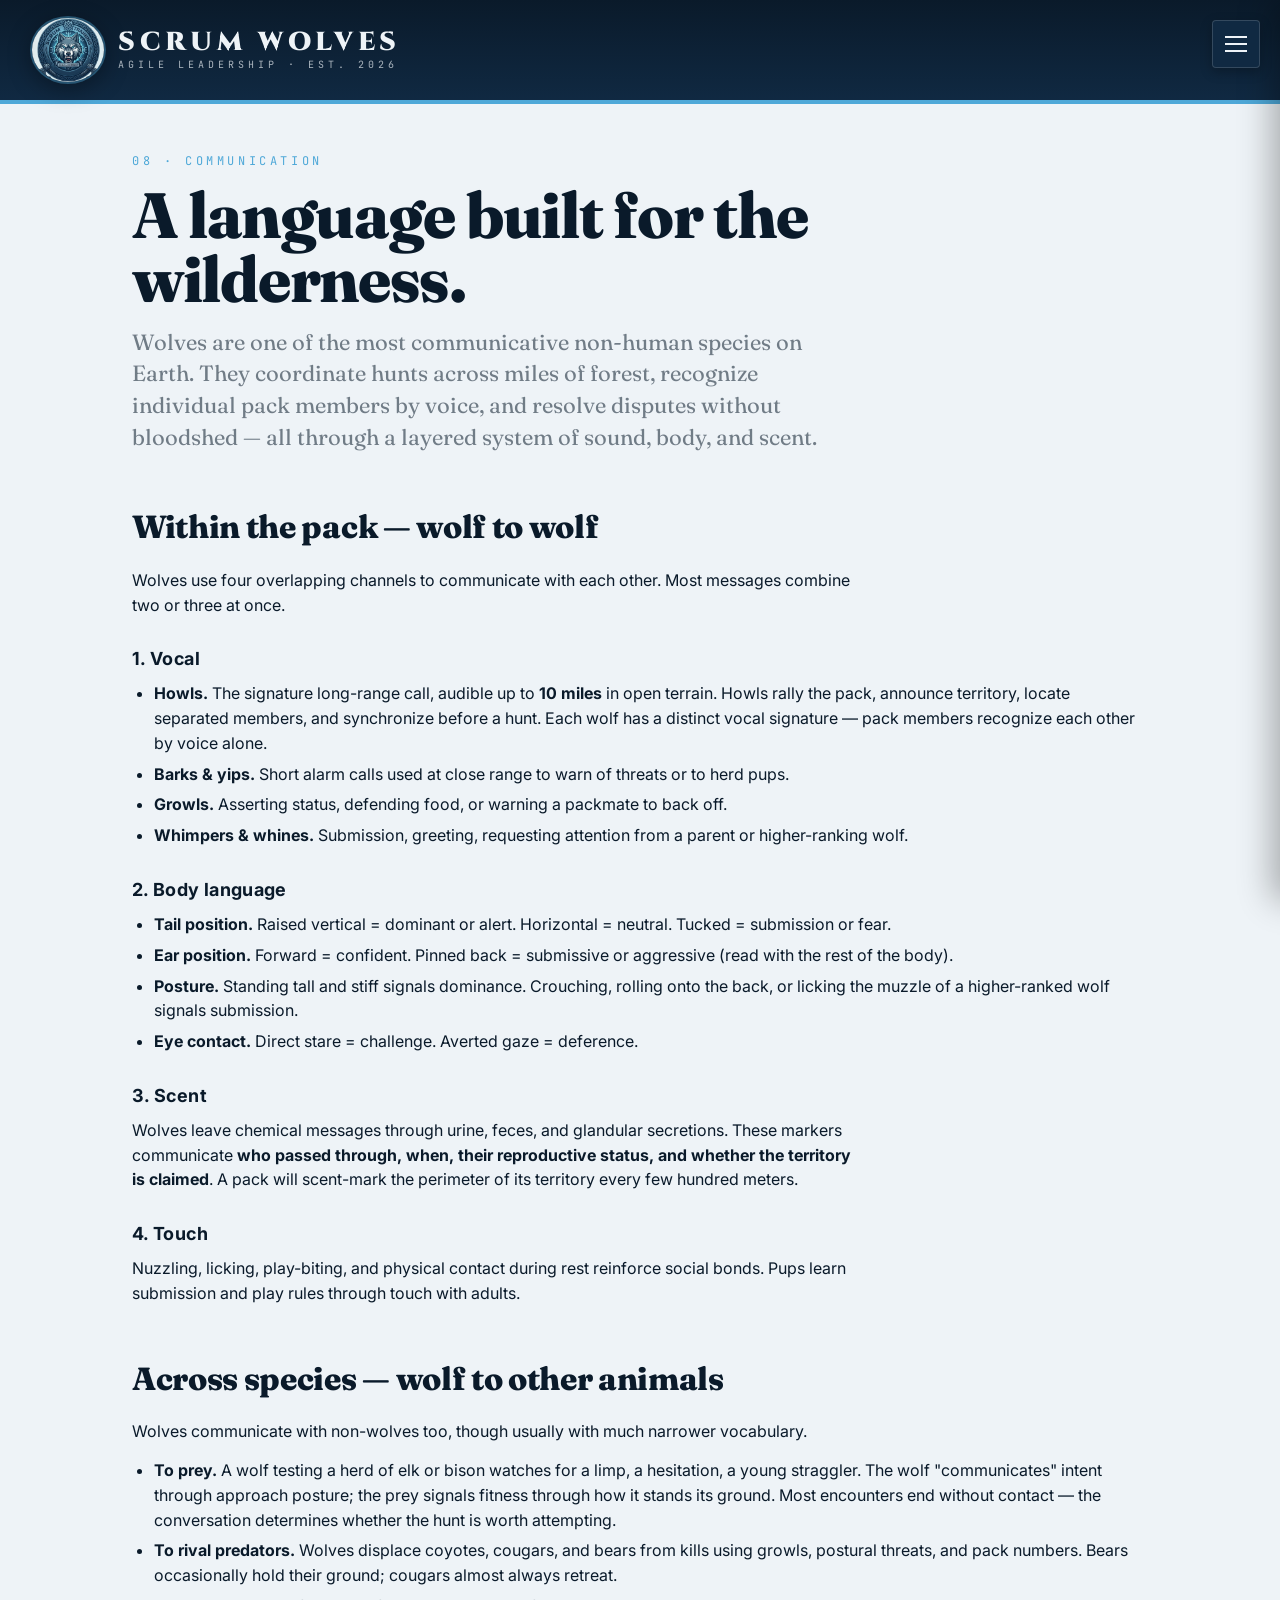
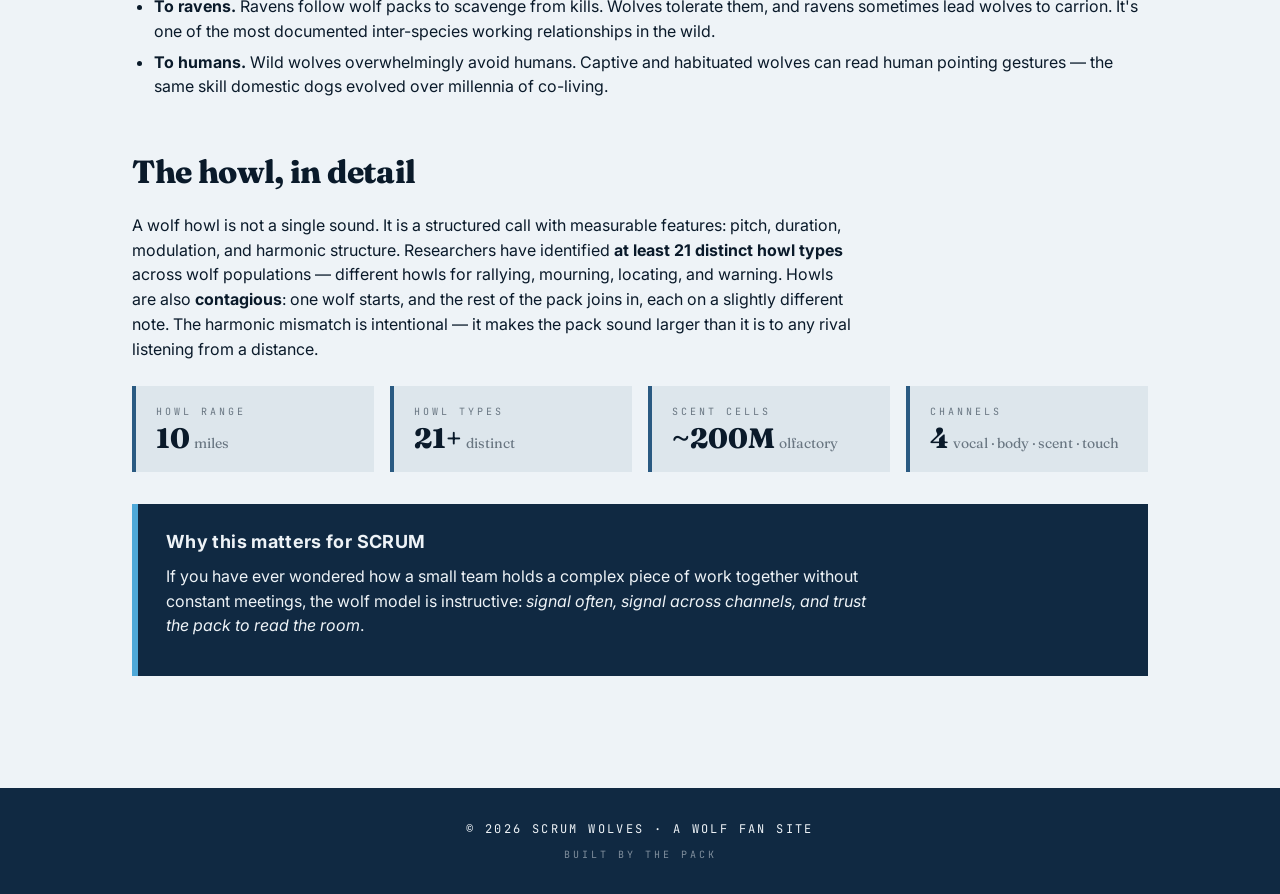
<file: communication.html>
<!doctype html>
<html lang="en">
<head>
<meta charset="utf-8" />
<title>SCRUM Wolves — Communication</title>
<meta name="viewport" content="width=device-width, initial-scale=1" />
<link href="https://fonts.googleapis.com/css2?family=Cinzel:wght@500;700;900&family=Fraunces:opsz,wght@9..144,400;9..144,600;9..144,800&family=Inter:wght@400;500;600;700&family=JetBrains+Mono:wght@400;600&display=swap" rel="stylesheet" />
<link rel="stylesheet" href="site/styles.css" />
</head>
<body>
<header class="site-header">
  <div class="brand">
    <img src="site/logo.png" alt="SCRUM Wolves crest" />
    <div class="brand-text">SCRUM WOLVES<small>AGILE LEADERSHIP · EST. 2026</small></div>
  </div>
</header>
<button class="nav-toggle" aria-label="Open navigation" aria-expanded="false" aria-controls="primary-nav"><span class="bar"></span></button>
<div class="nav-backdrop" aria-hidden="true"></div>
<nav class="site-nav" id="primary-nav">
  <a href="index.html">Home</a>
  <a href="gallery.html">Image Gallery</a>
  <a href="diet.html">Diet</a>
  <a href="mating.html">Mating &amp; Reproduction</a>
  <a href="habitat.html">Habitat</a>
  <a href="behavior.html">Behavior</a>
  <a href="communication.html" class="active">Communication</a>
  <a href="anatomy.html">Anatomy &amp; Biology</a>
  <a href="pop-culture.html">Pop Culture</a>
  <a href="facts.html">Fun Facts</a>
  <a href="classification.html">Scientific Name</a>
</nav>

<main class="page">
  <div class="page-eyebrow">08 · Communication</div>
  <h1 class="page-title">A language built for the wilderness.</h1>
  <p class="page-lede">Wolves are one of the most communicative non-human species on Earth. They coordinate hunts across miles of forest, recognize individual pack members by voice, and resolve disputes without bloodshed — all through a layered system of sound, body, and scent.</p>

  <h2>Within the pack — wolf to wolf</h2>
  <p>Wolves use four overlapping channels to communicate with each other. Most messages combine two or three at once.</p>

  <h3>1. Vocal</h3>
  <ul>
    <li><strong>Howls.</strong> The signature long-range call, audible up to <strong>10 miles</strong> in open terrain. Howls rally the pack, announce territory, locate separated members, and synchronize before a hunt. Each wolf has a distinct vocal signature — pack members recognize each other by voice alone.</li>
    <li><strong>Barks &amp; yips.</strong> Short alarm calls used at close range to warn of threats or to herd pups.</li>
    <li><strong>Growls.</strong> Asserting status, defending food, or warning a packmate to back off.</li>
    <li><strong>Whimpers &amp; whines.</strong> Submission, greeting, requesting attention from a parent or higher-ranking wolf.</li>
  </ul>

  <h3>2. Body language</h3>
  <ul>
    <li><strong>Tail position.</strong> Raised vertical = dominant or alert. Horizontal = neutral. Tucked = submission or fear.</li>
    <li><strong>Ear position.</strong> Forward = confident. Pinned back = submissive or aggressive (read with the rest of the body).</li>
    <li><strong>Posture.</strong> Standing tall and stiff signals dominance. Crouching, rolling onto the back, or licking the muzzle of a higher-ranked wolf signals submission.</li>
    <li><strong>Eye contact.</strong> Direct stare = challenge. Averted gaze = deference.</li>
  </ul>

  <h3>3. Scent</h3>
  <p>Wolves leave chemical messages through urine, feces, and glandular secretions. These markers communicate <strong>who passed through, when, their reproductive status, and whether the territory is claimed</strong>. A pack will scent-mark the perimeter of its territory every few hundred meters.</p>

  <h3>4. Touch</h3>
  <p>Nuzzling, licking, play-biting, and physical contact during rest reinforce social bonds. Pups learn submission and play rules through touch with adults.</p>

  <h2>Across species — wolf to other animals</h2>
  <p>Wolves communicate with non-wolves too, though usually with much narrower vocabulary.</p>
  <ul>
    <li><strong>To prey.</strong> A wolf testing a herd of elk or bison watches for a limp, a hesitation, a young straggler. The wolf "communicates" intent through approach posture; the prey signals fitness through how it stands its ground. Most encounters end without contact — the conversation determines whether the hunt is worth attempting.</li>
    <li><strong>To rival predators.</strong> Wolves displace coyotes, cougars, and bears from kills using growls, postural threats, and pack numbers. Bears occasionally hold their ground; cougars almost always retreat.</li>
    <li><strong>To ravens.</strong> Ravens follow wolf packs to scavenge from kills. Wolves tolerate them, and ravens sometimes lead wolves to carrion. It's one of the most documented inter-species working relationships in the wild.</li>
    <li><strong>To humans.</strong> Wild wolves overwhelmingly avoid humans. Captive and habituated wolves can read human pointing gestures — the same skill domestic dogs evolved over millennia of co-living.</li>
  </ul>

  <h2>The howl, in detail</h2>
  <p>A wolf howl is not a single sound. It is a structured call with measurable features: pitch, duration, modulation, and harmonic structure. Researchers have identified <strong>at least 21 distinct howl types</strong> across wolf populations — different howls for rallying, mourning, locating, and warning. Howls are also <strong>contagious</strong>: one wolf starts, and the rest of the pack joins in, each on a slightly different note. The harmonic mismatch is intentional — it makes the pack sound larger than it is to any rival listening from a distance.</p>

  <div class="fact-grid">
    <div class="fact"><div class="label">Howl Range</div><div class="value">10<span class="unit">miles</span></div></div>
    <div class="fact"><div class="label">Howl Types</div><div class="value">21+<span class="unit">distinct</span></div></div>
    <div class="fact"><div class="label">Scent Cells</div><div class="value">~200M<span class="unit">olfactory</span></div></div>
    <div class="fact"><div class="label">Channels</div><div class="value">4<span class="unit">vocal · body · scent · touch</span></div></div>
  </div>

  <div class="callout">
    <h3>Why this matters for SCRUM</h3>
    <p>If you have ever wondered how a small team holds a complex piece of work together without constant meetings, the wolf model is instructive: <em>signal often, signal across channels, and trust the pack to read the room</em>.</p>
  </div>
</main>

<footer class="site-footer">
  © 2026 SCRUM WOLVES · A WOLF FAN SITE
  <small>BUILT BY THE PACK</small>
</footer>
<script src="site/nav.js"></script>
</body>
</html>
</file>
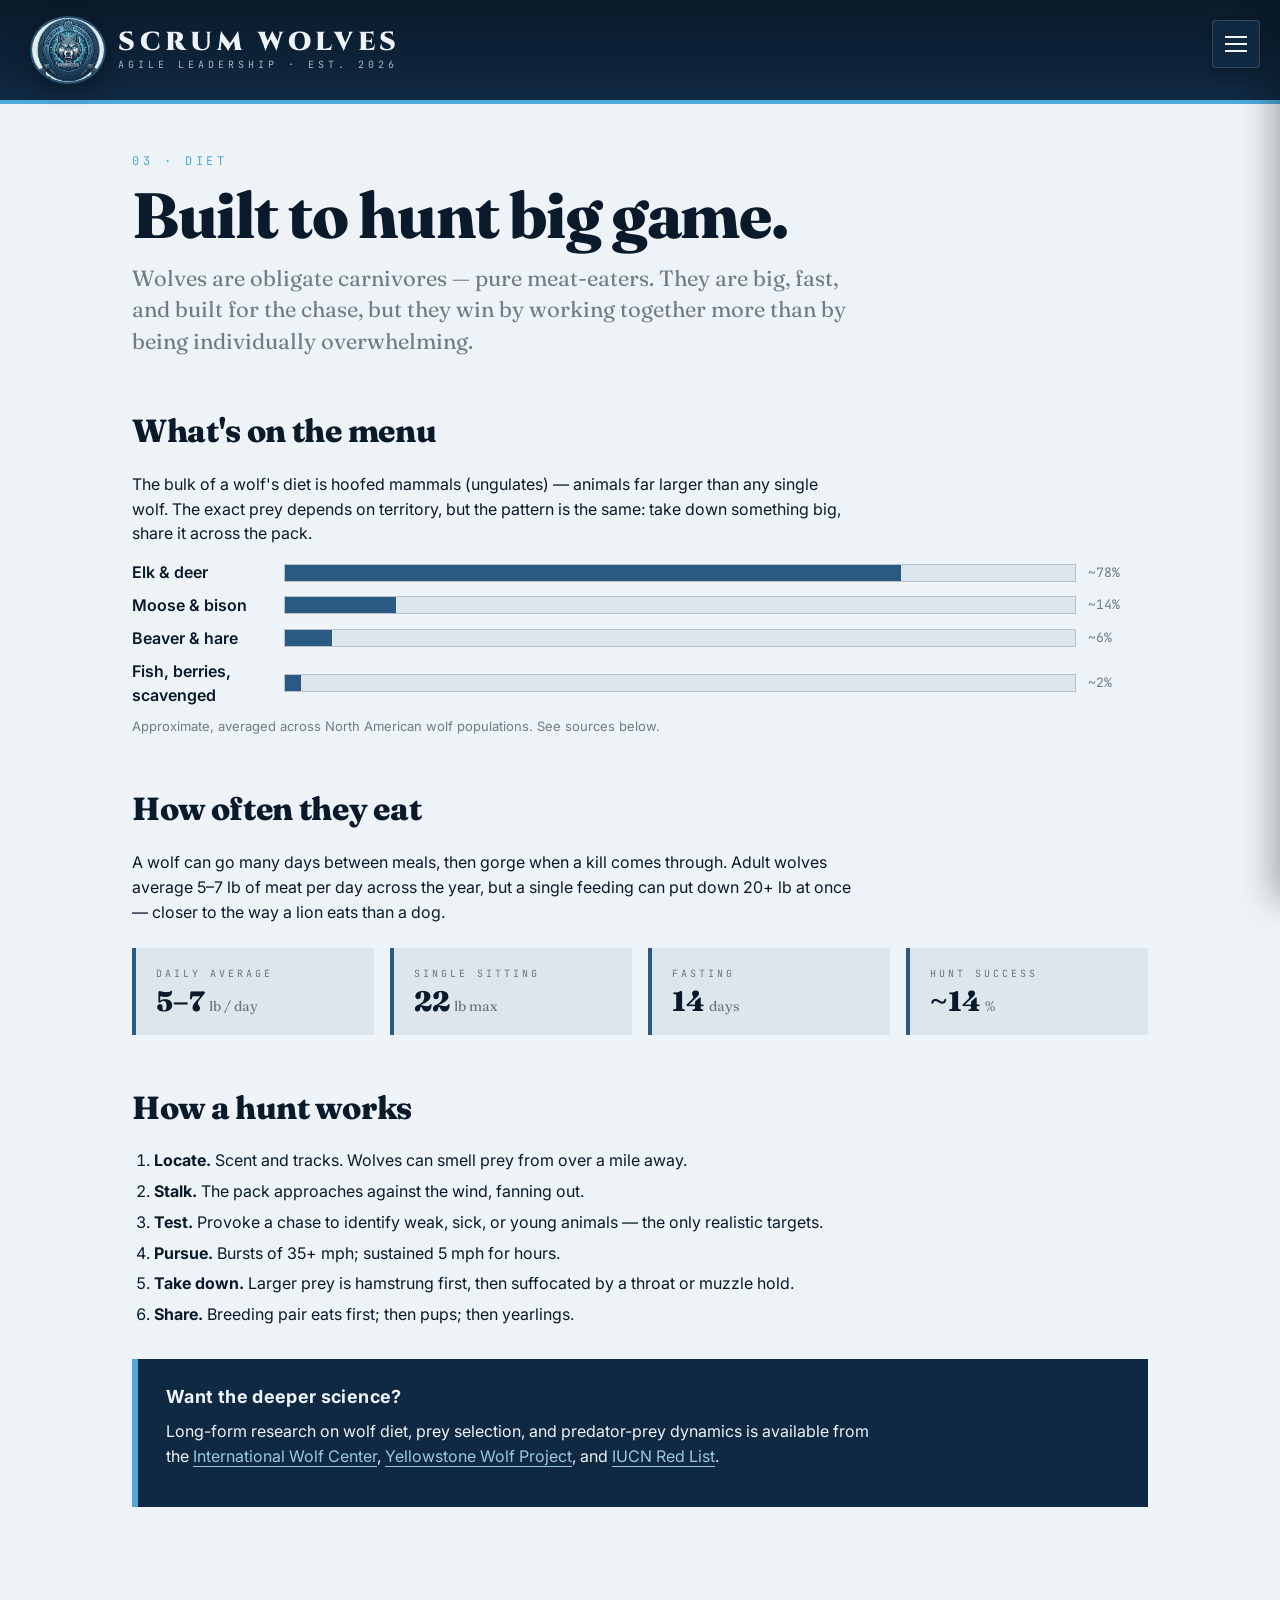
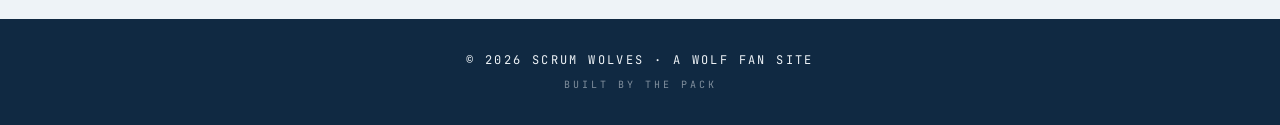
<file: diet.html>
<!doctype html>
<html lang="en">
<head>
<meta charset="utf-8" />
<title>SCRUM Wolves — Diet</title>
<meta name="viewport" content="width=device-width, initial-scale=1" />
<link href="https://fonts.googleapis.com/css2?family=Cinzel:wght@500;700;900&family=Fraunces:opsz,wght@9..144,400;9..144,600;9..144,800&family=Inter:wght@400;500;600;700&family=JetBrains+Mono:wght@400;600&display=swap" rel="stylesheet" />
<link rel="stylesheet" href="site/styles.css" />
</head>
<body>

<header class="site-header">
  <div class="brand">
    <img src="site/logo.png" alt="SCRUM Wolves crest" />
    <div class="brand-text">SCRUM WOLVES<small>AGILE LEADERSHIP · EST. 2026</small></div>
  </div>
</header>
<button class="nav-toggle" aria-label="Open navigation" aria-expanded="false" aria-controls="primary-nav"><span class="bar"></span></button>
<div class="nav-backdrop" aria-hidden="true"></div>
<nav class="site-nav" id="primary-nav">
  <a href="index.html">Home</a>
  <a href="gallery.html">Image Gallery</a>
  <a href="diet.html" class="active">Diet</a>
  <a href="mating.html">Mating &amp; Reproduction</a>
  <a href="habitat.html">Habitat</a>
  <a href="behavior.html">Behavior</a>
  <a href="communication.html">Communication</a>
  <a href="anatomy.html">Anatomy &amp; Biology</a>
  <a href="pop-culture.html">Pop Culture</a>
  <a href="facts.html">Fun Facts</a>
  <a href="classification.html">Scientific Name</a>
</nav>

<main class="page">
  <div class="page-eyebrow">03 · Diet</div>
  <h1 class="page-title">Built to hunt big game.</h1>
  <p class="page-lede">Wolves are obligate carnivores — pure meat-eaters. They are big, fast, and built for the chase, but they win by working together more than by being individually overwhelming.</p>

  <h2>What's on the menu</h2>
  <p>The bulk of a wolf's diet is hoofed mammals (ungulates) — animals far larger than any single wolf. The exact prey depends on territory, but the pattern is the same: take down something big, share it across the pack.</p>

  <div class="diet-bar"><div class="name">Elk &amp; deer</div><div class="track"><div class="fill" style="width:78%"></div></div><div class="pct">~78%</div></div>
  <div class="diet-bar"><div class="name">Moose &amp; bison</div><div class="track"><div class="fill" style="width:14%"></div></div><div class="pct">~14%</div></div>
  <div class="diet-bar"><div class="name">Beaver &amp; hare</div><div class="track"><div class="fill" style="width:6%"></div></div><div class="pct">~6%</div></div>
  <div class="diet-bar"><div class="name">Fish, berries, scavenged</div><div class="track"><div class="fill" style="width:2%"></div></div><div class="pct">~2%</div></div>
  <p style="font-size:13px; color:var(--mute); margin-top:8px;">Approximate, averaged across North American wolf populations. See sources below.</p>

  <h2>How often they eat</h2>
  <p>A wolf can go many days between meals, then gorge when a kill comes through. Adult wolves average 5–7 lb of meat per day across the year, but a single feeding can put down 20+ lb at once — closer to the way a lion eats than a dog.</p>

  <div class="fact-grid">
    <div class="fact"><div class="label">Daily Average</div><div class="value">5–7<span class="unit">lb / day</span></div></div>
    <div class="fact"><div class="label">Single Sitting</div><div class="value">22<span class="unit">lb max</span></div></div>
    <div class="fact"><div class="label">Fasting</div><div class="value">14<span class="unit">days</span></div></div>
    <div class="fact"><div class="label">Hunt Success</div><div class="value">~14<span class="unit">%</span></div></div>
  </div>

  <h2>How a hunt works</h2>
  <ol>
    <li><strong>Locate.</strong> Scent and tracks. Wolves can smell prey from over a mile away.</li>
    <li><strong>Stalk.</strong> The pack approaches against the wind, fanning out.</li>
    <li><strong>Test.</strong> Provoke a chase to identify weak, sick, or young animals — the only realistic targets.</li>
    <li><strong>Pursue.</strong> Bursts of 35+ mph; sustained 5 mph for hours.</li>
    <li><strong>Take down.</strong> Larger prey is hamstrung first, then suffocated by a throat or muzzle hold.</li>
    <li><strong>Share.</strong> Breeding pair eats first; then pups; then yearlings.</li>
  </ol>

  <div class="callout">
    <h3>Want the deeper science?</h3>
    <p>Long-form research on wolf diet, prey selection, and predator-prey dynamics is available from the
    <a href="https://wolf.org/wow/wolf-faqs/" target="_blank" rel="noopener noreferrer">International Wolf Center</a>,
    <a href="https://www.nps.gov/yell/learn/nature/wolves.htm" target="_blank" rel="noopener noreferrer">Yellowstone Wolf Project</a>, and
    <a href="https://www.iucnredlist.org/species/3746/119623865" target="_blank" rel="noopener noreferrer">IUCN Red List</a>.</p>
  </div>
</main>

<footer class="site-footer">© 2026 SCRUM WOLVES · A WOLF FAN SITE<small>BUILT BY THE PACK</small></footer>
<script src="site/nav.js"></script>
</body>
</html>
</file>
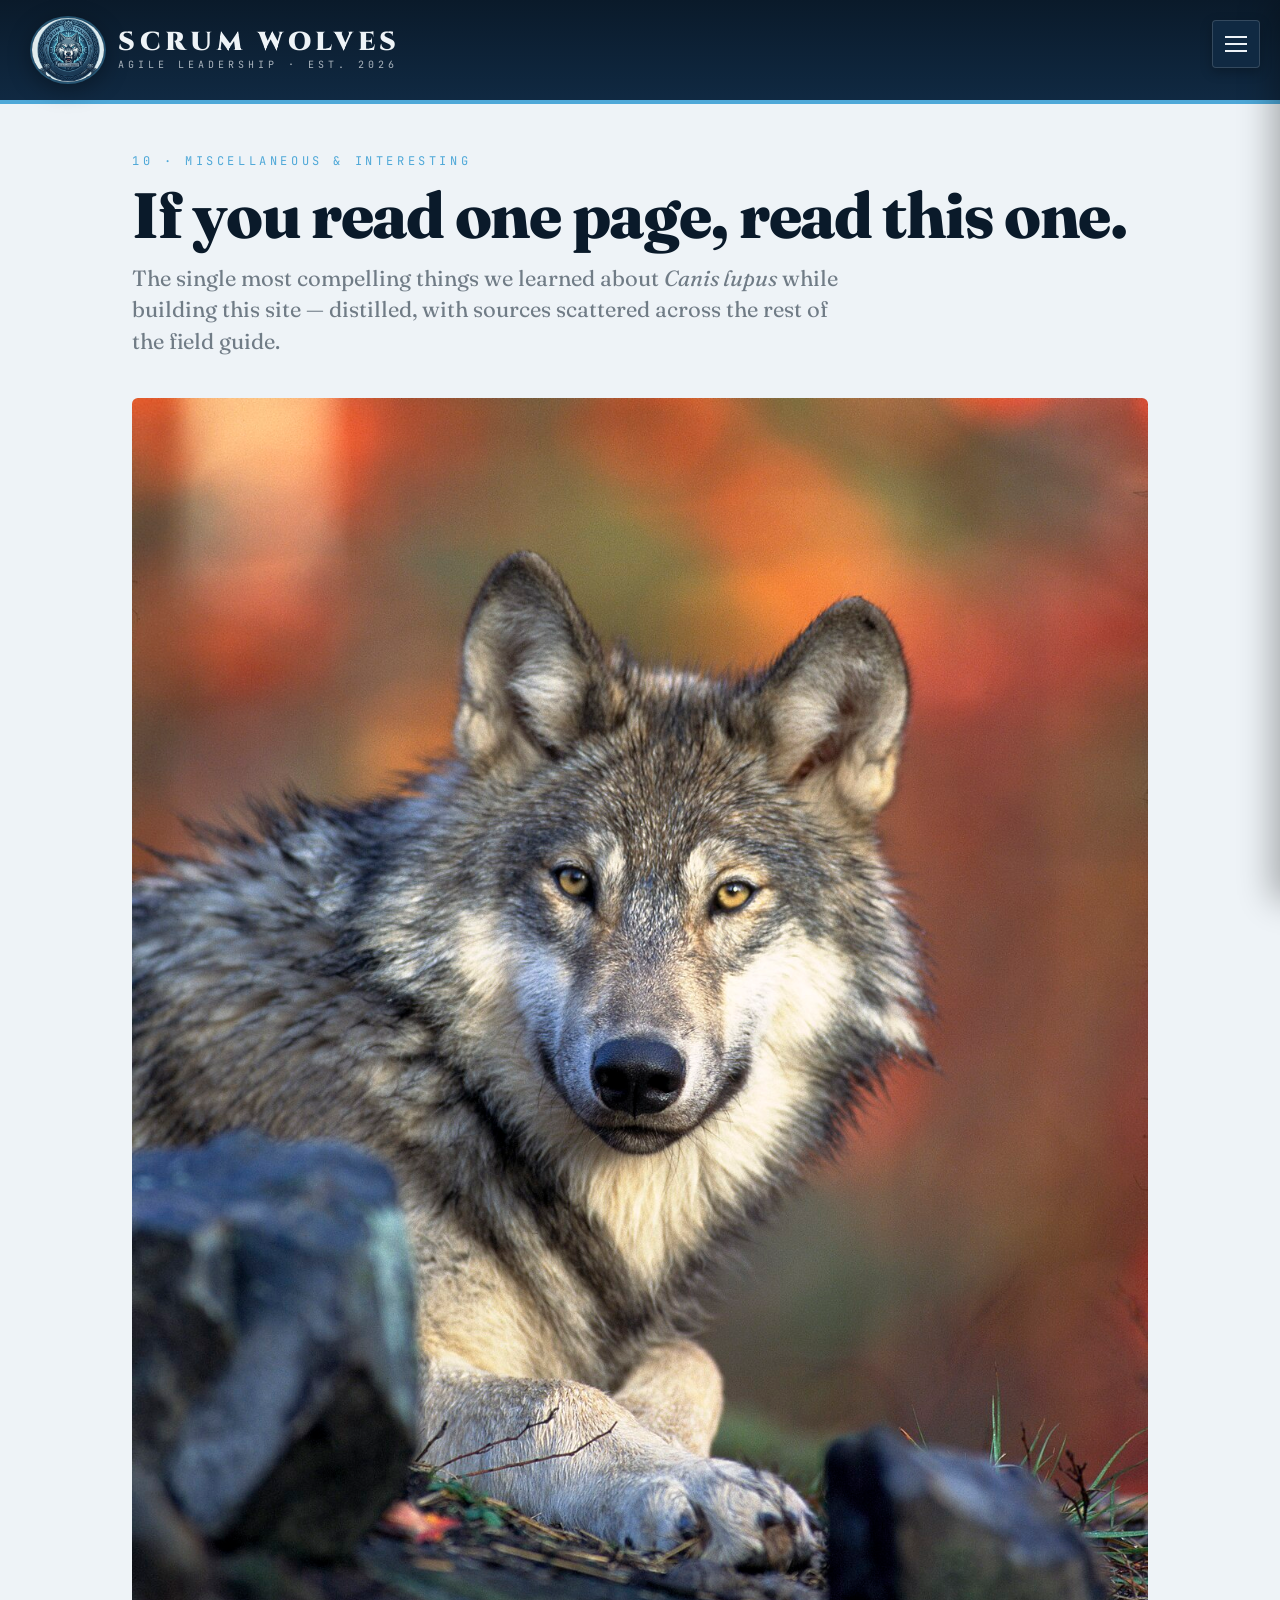
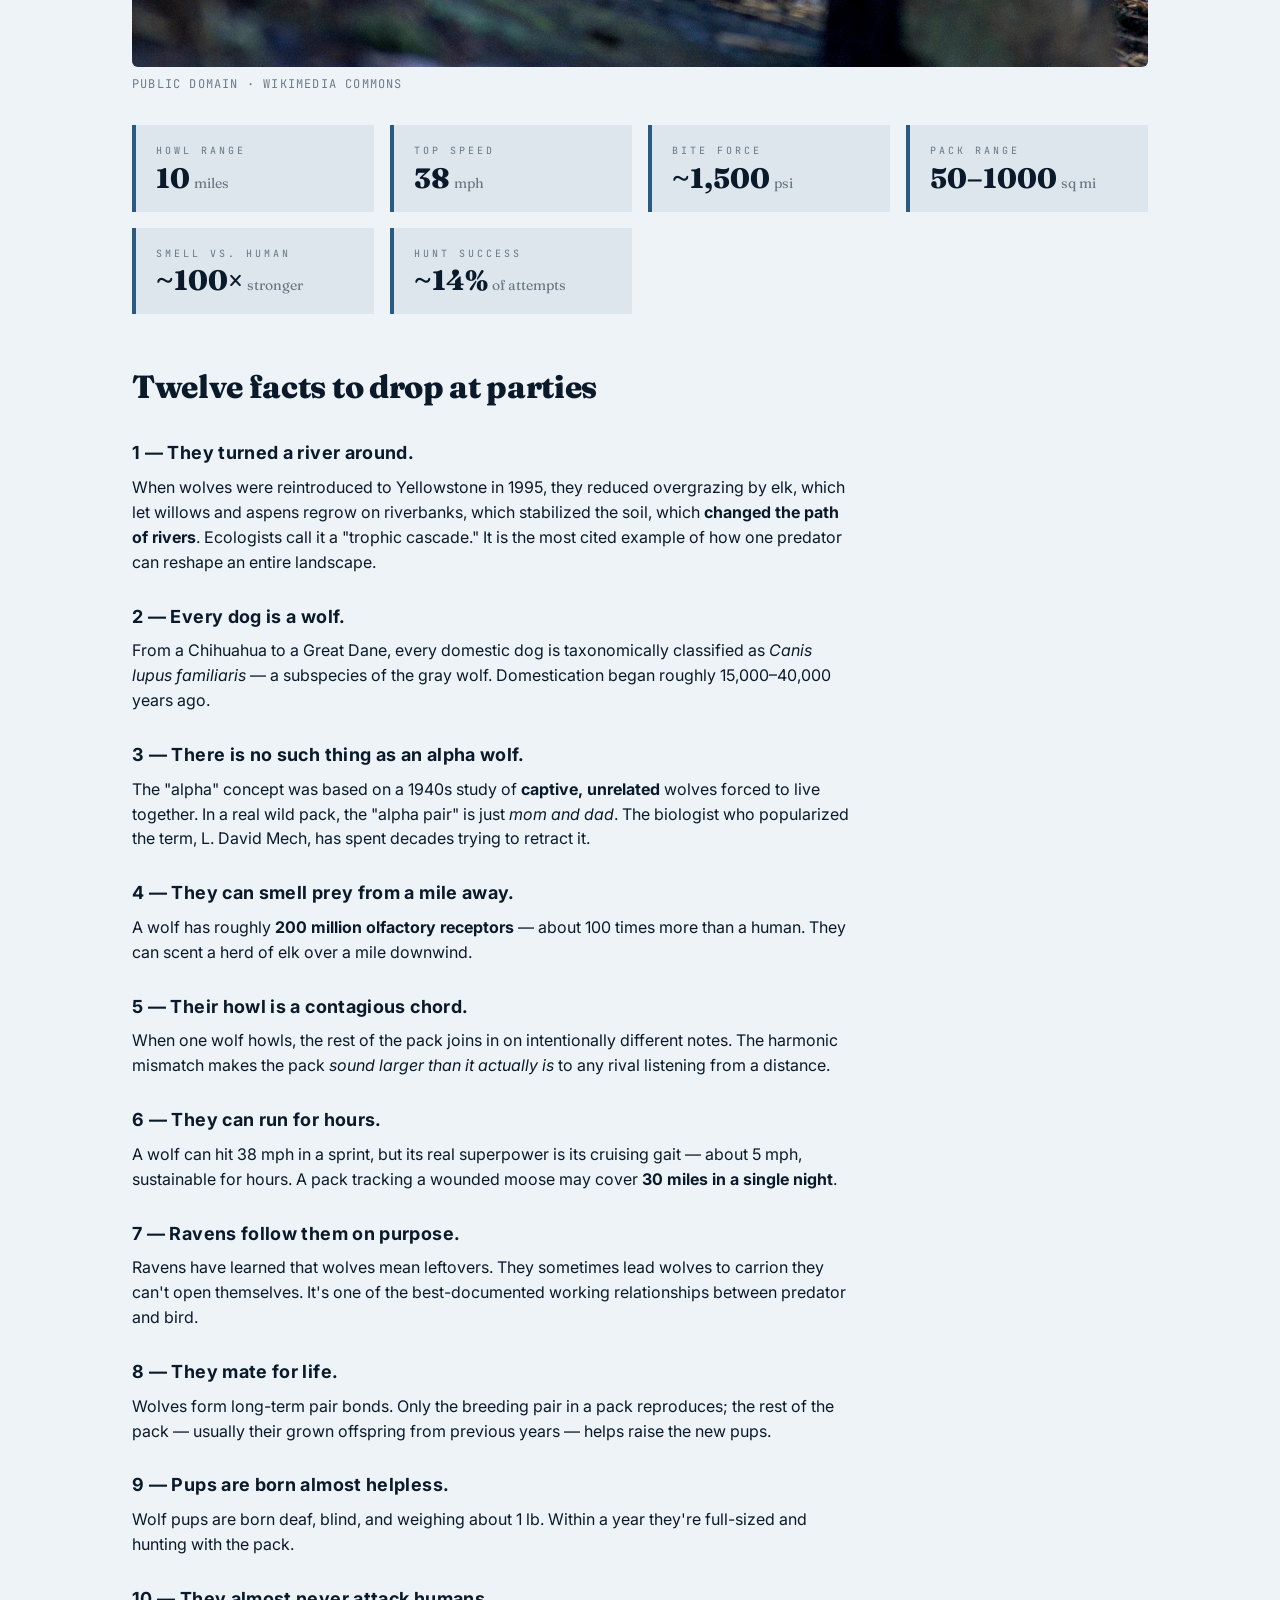
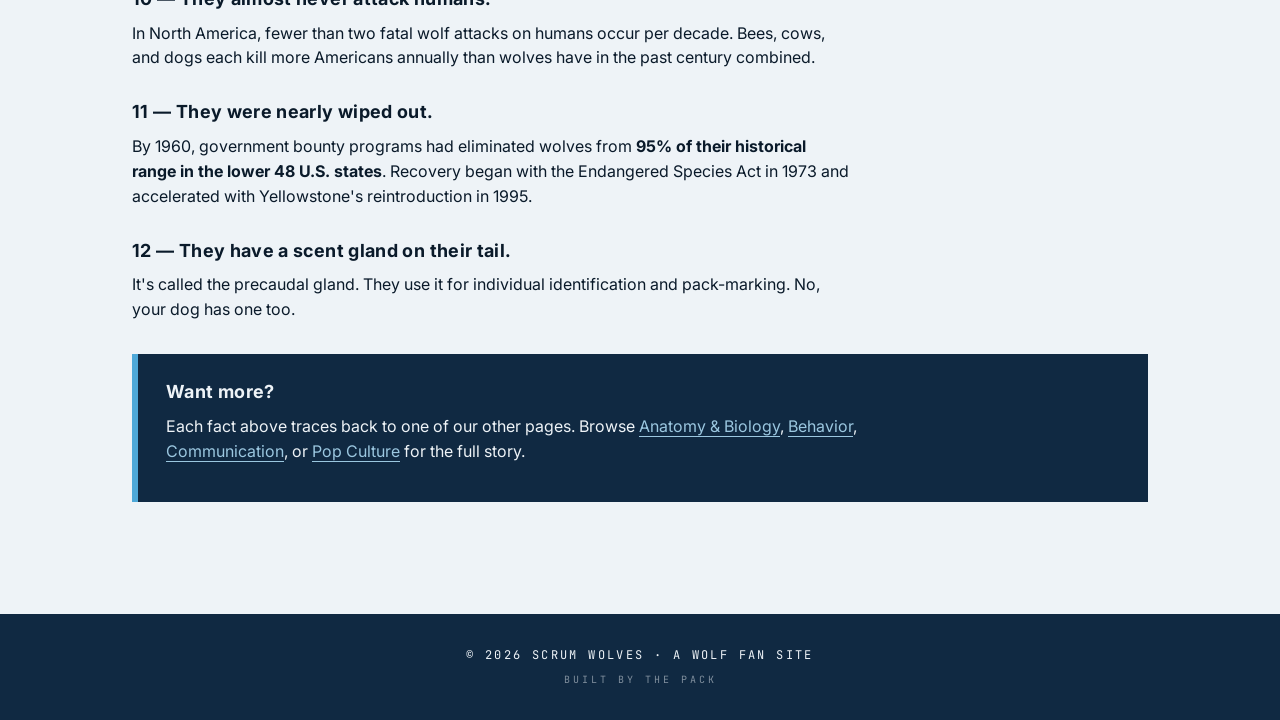
<file: facts.html>
<!doctype html>
<html lang="en">
<head>
<meta charset="utf-8" />
<title>SCRUM Wolves — Fun Facts</title>
<meta name="viewport" content="width=device-width, initial-scale=1" />
<link href="https://fonts.googleapis.com/css2?family=Cinzel:wght@500;700;900&family=Fraunces:opsz,wght@9..144,400;9..144,600;9..144,800&family=Inter:wght@400;500;600;700&family=JetBrains+Mono:wght@400;600&display=swap" rel="stylesheet" />
<link rel="stylesheet" href="site/styles.css" />
</head>
<body>
<header class="site-header">
  <div class="brand">
    <img src="site/logo.png" alt="SCRUM Wolves crest" />
    <div class="brand-text">SCRUM WOLVES<small>AGILE LEADERSHIP · EST. 2026</small></div>
  </div>
</header>
<button class="nav-toggle" aria-label="Open navigation" aria-expanded="false" aria-controls="primary-nav"><span class="bar"></span></button>
<div class="nav-backdrop" aria-hidden="true"></div>
<nav class="site-nav" id="primary-nav">
  <a href="index.html">Home</a>
  <a href="gallery.html">Image Gallery</a>
  <a href="diet.html">Diet</a>
  <a href="mating.html">Mating &amp; Reproduction</a>
  <a href="habitat.html">Habitat</a>
  <a href="behavior.html">Behavior</a>
  <a href="communication.html">Communication</a>
  <a href="anatomy.html">Anatomy &amp; Biology</a>
  <a href="pop-culture.html">Pop Culture</a>
  <a href="facts.html" class="active">Fun Facts</a>
  <a href="classification.html">Scientific Name</a>
</nav>

<main class="page">
  <div class="page-eyebrow">10 · Miscellaneous &amp; Interesting</div>
  <h1 class="page-title">If you read one page, read this one.</h1>
  <p class="page-lede">The single most compelling things we learned about <em>Canis lupus</em> while building this site — distilled, with sources scattered across the rest of the field guide.</p>

  <figure style="margin: 0 0 32px;">
    <img src="site/wolf-02.jpg" alt="A gray wolf at rest in winter" style="width: 100%; display: block; border-radius: 6px;" />
    <figcaption style="font-family: 'JetBrains Mono', monospace; font-size: 12px; color: var(--mute); margin-top: 8px; text-transform: uppercase; letter-spacing: 0.1em;">Public domain · Wikimedia Commons</figcaption>
  </figure>

  <div class="fact-grid">
    <div class="fact"><div class="label">Howl Range</div><div class="value">10<span class="unit">miles</span></div></div>
    <div class="fact"><div class="label">Top Speed</div><div class="value">38<span class="unit">mph</span></div></div>
    <div class="fact"><div class="label">Bite Force</div><div class="value">~1,500<span class="unit">psi</span></div></div>
    <div class="fact"><div class="label">Pack Range</div><div class="value">50–1000<span class="unit">sq mi</span></div></div>
    <div class="fact"><div class="label">Smell vs. Human</div><div class="value">~100×<span class="unit">stronger</span></div></div>
    <div class="fact"><div class="label">Hunt Success</div><div class="value">~14%<span class="unit">of attempts</span></div></div>
  </div>

  <h2>Twelve facts to drop at parties</h2>

  <h3>1 — They turned a river around.</h3>
  <p>When wolves were reintroduced to Yellowstone in 1995, they reduced overgrazing by elk, which let willows and aspens regrow on riverbanks, which stabilized the soil, which <strong>changed the path of rivers</strong>. Ecologists call it a "trophic cascade." It is the most cited example of how one predator can reshape an entire landscape.</p>

  <h3>2 — Every dog is a wolf.</h3>
  <p>From a Chihuahua to a Great Dane, every domestic dog is taxonomically classified as <em>Canis lupus familiaris</em> — a subspecies of the gray wolf. Domestication began roughly 15,000–40,000 years ago.</p>

  <h3>3 — There is no such thing as an alpha wolf.</h3>
  <p>The "alpha" concept was based on a 1940s study of <strong>captive, unrelated</strong> wolves forced to live together. In a real wild pack, the "alpha pair" is just <em>mom and dad</em>. The biologist who popularized the term, L. David Mech, has spent decades trying to retract it.</p>

  <h3>4 — They can smell prey from a mile away.</h3>
  <p>A wolf has roughly <strong>200 million olfactory receptors</strong> — about 100 times more than a human. They can scent a herd of elk over a mile downwind.</p>

  <h3>5 — Their howl is a contagious chord.</h3>
  <p>When one wolf howls, the rest of the pack joins in on intentionally different notes. The harmonic mismatch makes the pack <em>sound larger than it actually is</em> to any rival listening from a distance.</p>

  <h3>6 — They can run for hours.</h3>
  <p>A wolf can hit 38 mph in a sprint, but its real superpower is its cruising gait — about 5 mph, sustainable for hours. A pack tracking a wounded moose may cover <strong>30 miles in a single night</strong>.</p>

  <h3>7 — Ravens follow them on purpose.</h3>
  <p>Ravens have learned that wolves mean leftovers. They sometimes lead wolves to carrion they can't open themselves. It's one of the best-documented working relationships between predator and bird.</p>

  <h3>8 — They mate for life.</h3>
  <p>Wolves form long-term pair bonds. Only the breeding pair in a pack reproduces; the rest of the pack — usually their grown offspring from previous years — helps raise the new pups.</p>

  <h3>9 — Pups are born almost helpless.</h3>
  <p>Wolf pups are born deaf, blind, and weighing about 1 lb. Within a year they're full-sized and hunting with the pack.</p>

  <h3>10 — They almost never attack humans.</h3>
  <p>In North America, fewer than two fatal wolf attacks on humans occur per decade. Bees, cows, and dogs each kill more Americans annually than wolves have in the past century combined.</p>

  <h3>11 — They were nearly wiped out.</h3>
  <p>By 1960, government bounty programs had eliminated wolves from <strong>95% of their historical range in the lower 48 U.S. states</strong>. Recovery began with the Endangered Species Act in 1973 and accelerated with Yellowstone's reintroduction in 1995.</p>

  <h3>12 — They have a scent gland on their tail.</h3>
  <p>It's called the precaudal gland. They use it for individual identification and pack-marking. No, your dog has one too.</p>

  <div class="callout">
    <h3>Want more?</h3>
    <p>Each fact above traces back to one of our other pages. Browse <a href="anatomy.html">Anatomy &amp; Biology</a>, <a href="behavior.html">Behavior</a>, <a href="communication.html">Communication</a>, or <a href="pop-culture.html">Pop Culture</a> for the full story.</p>
  </div>
</main>

<footer class="site-footer">
  © 2026 SCRUM WOLVES · A WOLF FAN SITE
  <small>BUILT BY THE PACK</small>
</footer>
<script src="site/nav.js"></script>
</body>
</html>
</file>
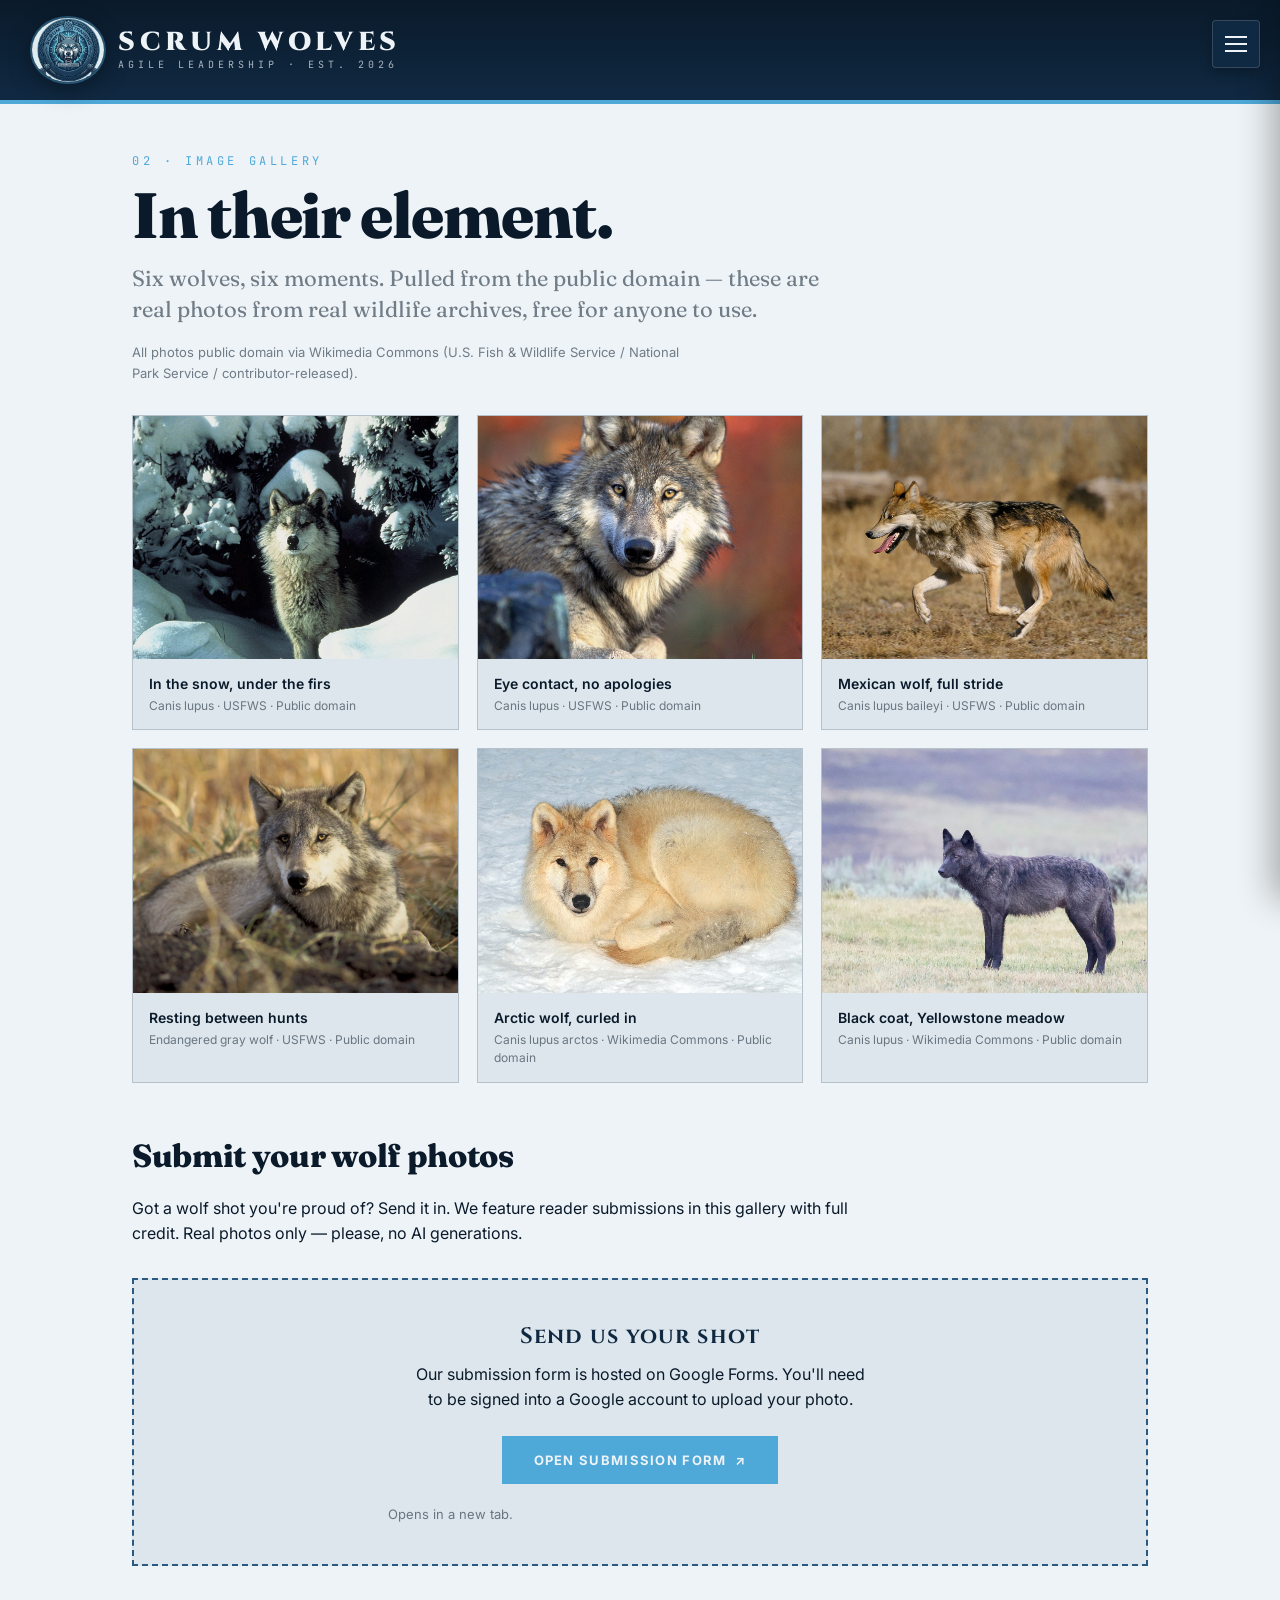
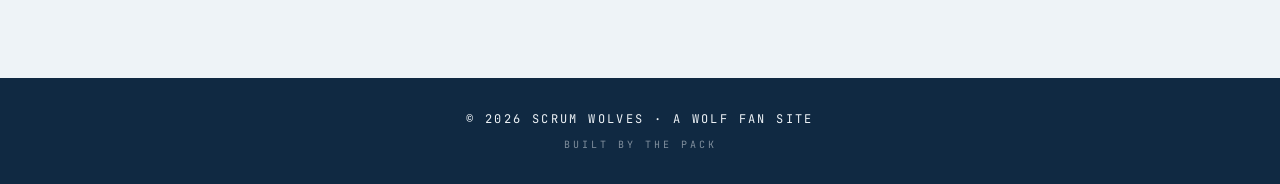
<file: gallery.html>
<!doctype html>
<html lang="en">
<head>
<meta charset="utf-8" />
<title>SCRUM Wolves — Image Gallery</title>
<meta name="viewport" content="width=device-width, initial-scale=1" />
<link href="https://fonts.googleapis.com/css2?family=Cinzel:wght@500;700;900&family=Fraunces:opsz,wght@9..144,400;9..144,600;9..144,800&family=Inter:wght@400;500;600;700&family=JetBrains+Mono:wght@400;600&display=swap" rel="stylesheet" />
<link rel="stylesheet" href="site/styles.css" />
</head>
<body>

<header class="site-header">
  <div class="brand">
    <img src="site/logo.png" alt="SCRUM Wolves crest" />
    <div class="brand-text">SCRUM WOLVES<small>AGILE LEADERSHIP · EST. 2026</small></div>
  </div>
</header>
<button class="nav-toggle" aria-label="Open navigation" aria-expanded="false" aria-controls="primary-nav"><span class="bar"></span></button>
<div class="nav-backdrop" aria-hidden="true"></div>
<nav class="site-nav" id="primary-nav">
  <a href="index.html">Home</a>
  <a href="gallery.html" class="active">Image Gallery</a>
  <a href="diet.html">Diet</a>
  <a href="mating.html">Mating &amp; Reproduction</a>
  <a href="habitat.html">Habitat</a>
  <a href="behavior.html">Behavior</a>
  <a href="communication.html">Communication</a>
  <a href="anatomy.html">Anatomy &amp; Biology</a>
  <a href="pop-culture.html">Pop Culture</a>
  <a href="facts.html">Fun Facts</a>
  <a href="classification.html">Scientific Name</a>
</nav>

<main class="page">
  <div class="page-eyebrow">02 · Image Gallery</div>
  <h1 class="page-title">In their element.</h1>
  <p class="page-lede">Six wolves, six moments. Pulled from the public domain — these are real photos from real wildlife archives, free for anyone to use.</p>

  <p style="font-size:13px; color:var(--mute); margin-top:-24px; margin-bottom:32px;">All photos public domain via Wikimedia Commons (U.S. Fish &amp; Wildlife Service / National Park Service / contributor-released).</p>

  <div class="gallery-grid">
    <figure class="gallery-card" style="margin:0;">
      <div class="img" style="aspect-ratio: 4/3;">
        <img src="site/wolf-01.jpg" alt="Gray wolf standing in snow under fir branches" loading="lazy" style="width:100%;height:100%;object-fit:cover;display:block;" />
      </div>
      <figcaption class="meta"><div class="cap">In the snow, under the firs</div><div class="alt">Canis lupus · USFWS · Public domain</div></figcaption>
    </figure>

    <figure class="gallery-card" style="margin:0;">
      <div class="img" style="aspect-ratio: 4/3;">
        <img src="site/wolf-02.jpg" alt="Gray wolf at rest, autumn background" loading="lazy" style="width:100%;height:100%;object-fit:cover;display:block;" />
      </div>
      <figcaption class="meta"><div class="cap">Eye contact, no apologies</div><div class="alt">Canis lupus · USFWS · Public domain</div></figcaption>
    </figure>

    <figure class="gallery-card" style="margin:0;">
      <div class="img" style="aspect-ratio: 4/3;">
        <img src="site/wolf-03.jpg" alt="Mexican gray wolf running across dry grass" loading="lazy" style="width:100%;height:100%;object-fit:cover;display:block;" />
      </div>
      <figcaption class="meta"><div class="cap">Mexican wolf, full stride</div><div class="alt">Canis lupus baileyi · USFWS · Public domain</div></figcaption>
    </figure>

    <figure class="gallery-card" style="margin:0;">
      <div class="img" style="aspect-ratio: 4/3;">
        <img src="site/wolf-04.jpg" alt="Gray wolf resting in dry grass" loading="lazy" style="width:100%;height:100%;object-fit:cover;display:block;" />
      </div>
      <figcaption class="meta"><div class="cap">Resting between hunts</div><div class="alt">Endangered gray wolf · USFWS · Public domain</div></figcaption>
    </figure>

    <figure class="gallery-card" style="margin:0;">
      <div class="img" style="aspect-ratio: 4/3;">
        <img src="site/wolf-05.jpg" alt="Arctic wolf curled up in snow" loading="lazy" style="width:100%;height:100%;object-fit:cover;display:block;" />
      </div>
      <figcaption class="meta"><div class="cap">Arctic wolf, curled in</div><div class="alt">Canis lupus arctos · Wikimedia Commons · Public domain</div></figcaption>
    </figure>

    <figure class="gallery-card" style="margin:0;">
      <div class="img" style="aspect-ratio: 4/3;">
        <img src="site/wolf-06.jpg" alt="Black gray wolf standing on a Yellowstone meadow" loading="lazy" style="width:100%;height:100%;object-fit:cover;display:block;" />
      </div>
      <figcaption class="meta"><div class="cap">Black coat, Yellowstone meadow</div><div class="alt">Canis lupus · Wikimedia Commons · Public domain</div></figcaption>
    </figure>
  </div>

  <h2>Submit your wolf photos</h2>
  <p>Got a wolf shot you're proud of? Send it in. We feature reader submissions in this gallery with full credit. Real photos only — please, no AI generations.</p>

  <div class="submit-box" style="text-align: center; padding: 40px 28px;">
    <p style="margin: 0 0 8px; font-family: 'Cinzel', serif; font-size: 22px; font-weight: 700; color: var(--moss-2); letter-spacing: 0.05em;">Send us your shot</p>
    <p style="margin: 0 0 24px; color: var(--ink-soft); max-width: 460px; margin-left: auto; margin-right: auto;">Our submission form is hosted on Google Forms. You'll need to be signed into a Google account to upload your photo.</p>
    <a href="https://docs.google.com/forms/d/e/1FAIpQLSe_9_eJCsAr5QE758inTD0bhwZAXyFqKfIiaRmvwnBfprN2VA/viewform" target="_blank" rel="noopener noreferrer"
       style="display: inline-block; background: var(--ember); color: var(--paper); padding: 14px 32px; font-weight: 700; letter-spacing: 0.1em; text-transform: uppercase; font-size: 13px; border: none; text-decoration: none; border-bottom: none;">
      Open submission form &nbsp;↗
    </a>
    <p style="margin: 20px 0 0; font-size: 13px; color: var(--mute);">Opens in a new tab.</p>
  </div>
</main>

<footer class="site-footer">© 2026 SCRUM WOLVES · A WOLF FAN SITE<small>BUILT BY THE PACK</small></footer>
<script src="site/nav.js"></script>
</body>
</html>
</file>
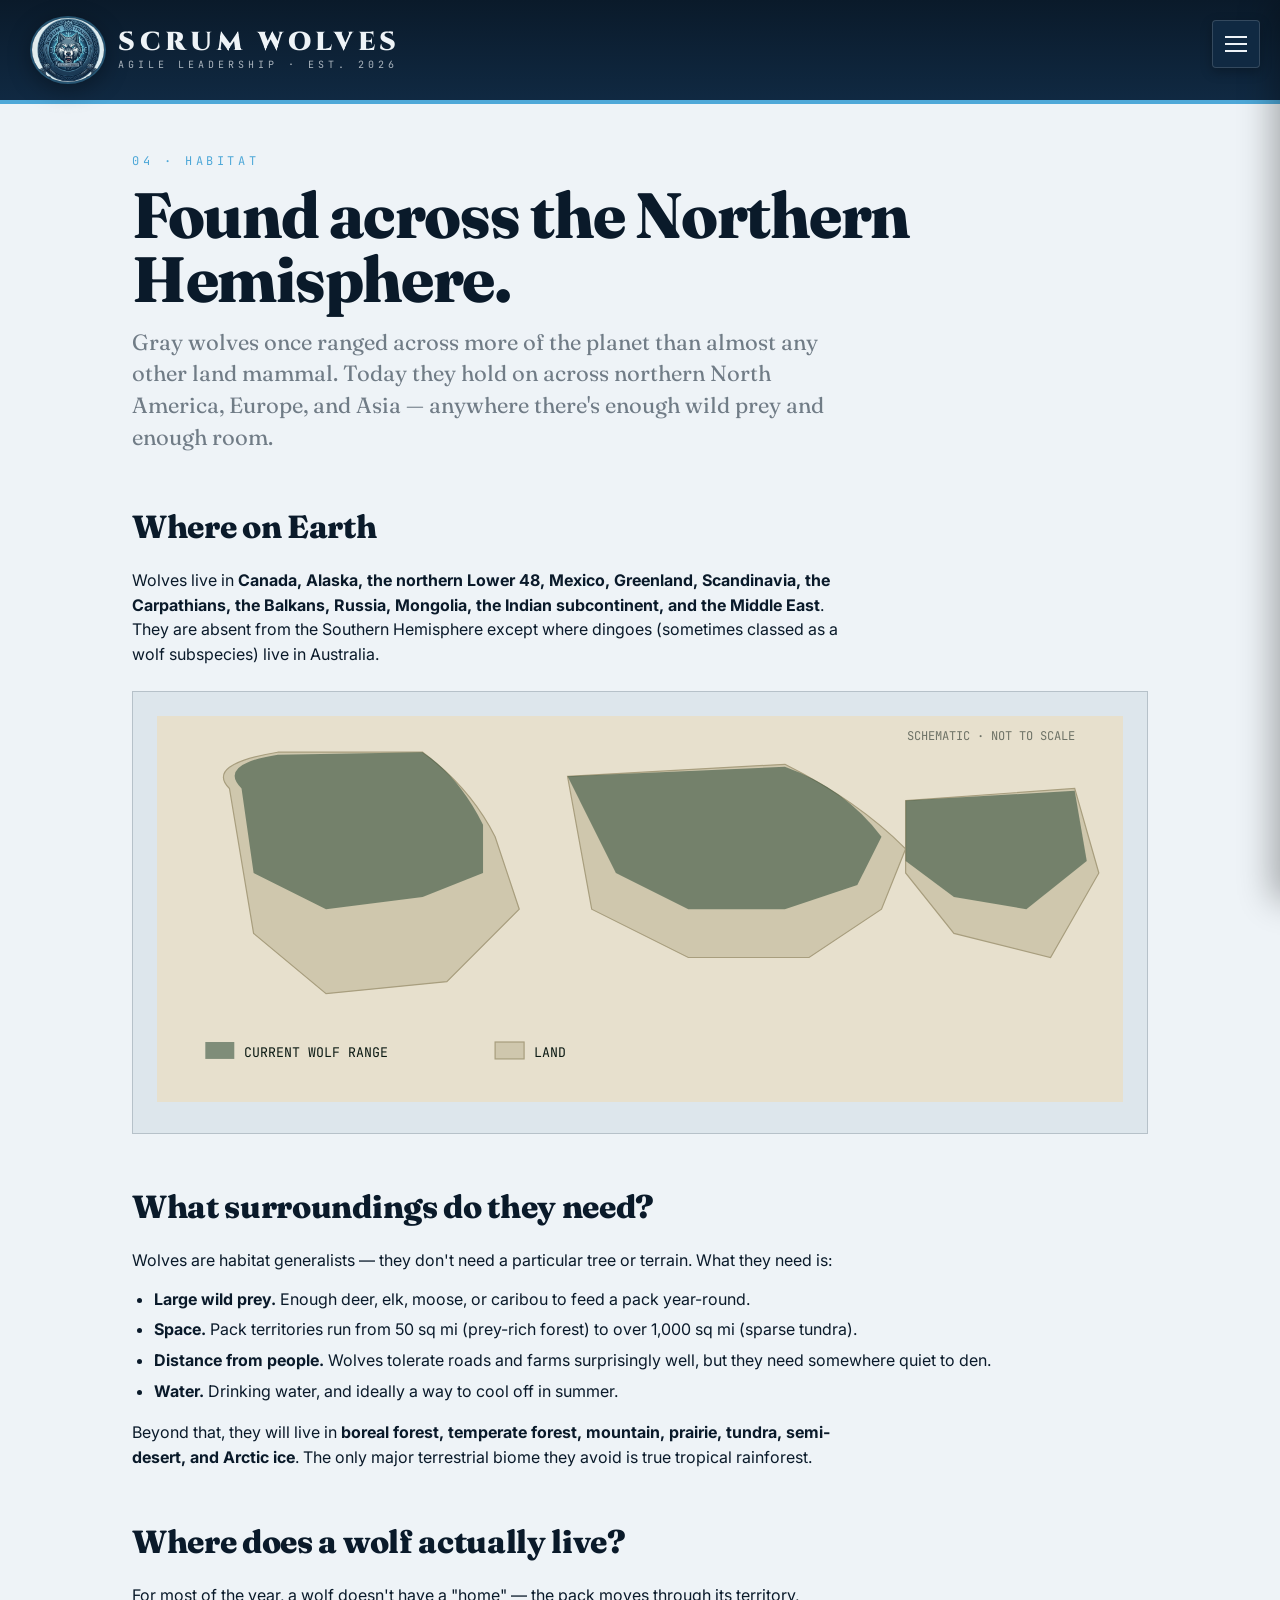
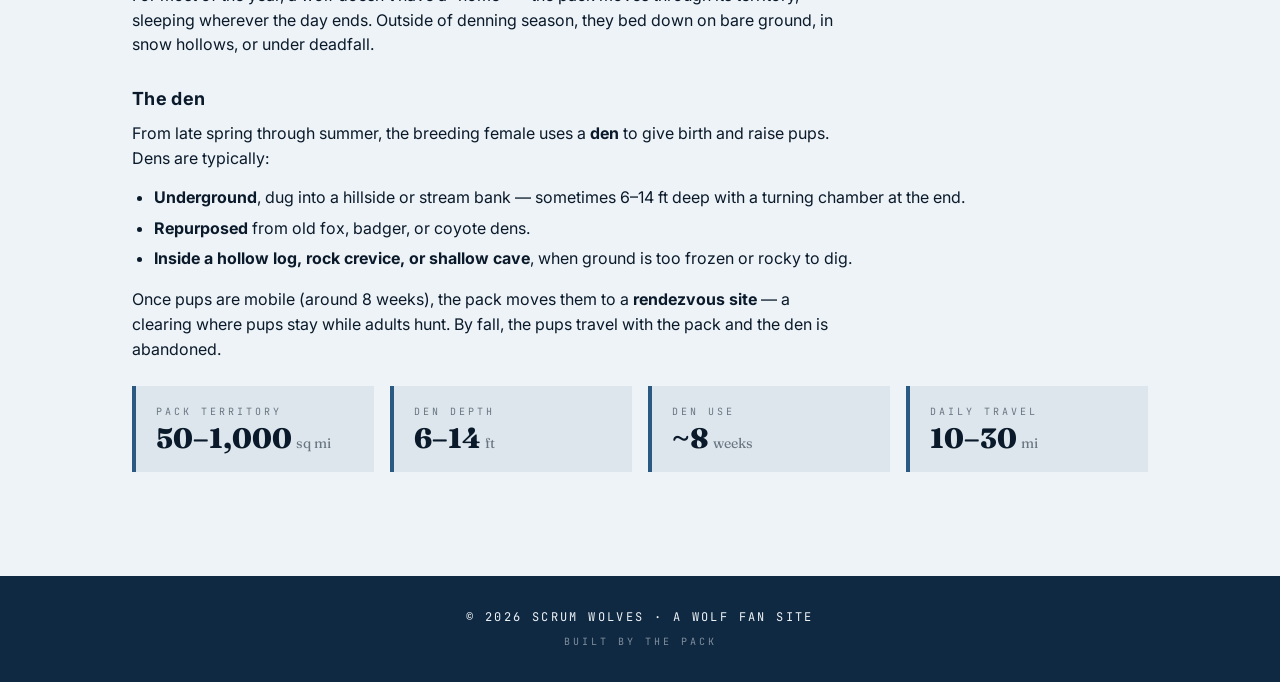
<file: habitat.html>
<!doctype html>
<html lang="en">
<head>
<meta charset="utf-8" />
<title>SCRUM Wolves — Habitat</title>
<meta name="viewport" content="width=device-width, initial-scale=1" />
<link href="https://fonts.googleapis.com/css2?family=Cinzel:wght@500;700;900&family=Fraunces:opsz,wght@9..144,400;9..144,600;9..144,800&family=Inter:wght@400;500;600;700&family=JetBrains+Mono:wght@400;600&display=swap" rel="stylesheet" />
<link rel="stylesheet" href="site/styles.css" />
</head>
<body>
<header class="site-header">
  <div class="brand">
    <img src="site/logo.png" alt="SCRUM Wolves crest" />
    <div class="brand-text">SCRUM WOLVES<small>AGILE LEADERSHIP · EST. 2026</small></div>
  </div>
</header>
<button class="nav-toggle" aria-label="Open navigation" aria-expanded="false" aria-controls="primary-nav"><span class="bar"></span></button>
<div class="nav-backdrop" aria-hidden="true"></div>
<nav class="site-nav" id="primary-nav">
  <a href="index.html">Home</a>
  <a href="gallery.html">Image Gallery</a>
  <a href="diet.html">Diet</a>
  <a href="mating.html">Mating &amp; Reproduction</a>
  <a href="habitat.html" class="active">Habitat</a>
  <a href="behavior.html">Behavior</a>
  <a href="communication.html">Communication</a>
  <a href="anatomy.html">Anatomy &amp; Biology</a>
  <a href="pop-culture.html">Pop Culture</a>
  <a href="facts.html">Fun Facts</a>
  <a href="classification.html">Scientific Name</a>
</nav>

<main class="page">
  <div class="page-eyebrow">04 · Habitat</div>
  <h1 class="page-title">Found across the Northern Hemisphere.</h1>
  <p class="page-lede">Gray wolves once ranged across more of the planet than almost any other land mammal. Today they hold on across northern North America, Europe, and Asia — anywhere there's enough wild prey and enough room.</p>

  <h2>Where on Earth</h2>
  <p>Wolves live in <strong>Canada, Alaska, the northern Lower 48, Mexico, Greenland, Scandinavia, the Carpathians, the Balkans, Russia, Mongolia, the Indian subcontinent, and the Middle East</strong>. They are absent from the Southern Hemisphere except where dingoes (sometimes classed as a wolf subspecies) live in Australia.</p>

  <div class="anatomy-figure">
    <svg viewBox="0 0 800 320" width="100%">
      <!-- crude world habitat map -->
      <rect width="800" height="320" fill="#e7e0cd"/>
      <!-- continents (very loose) -->
      <path d="M60 60 Q 40 40 100 30 L 220 30 Q 260 60 280 100 L 300 160 L 240 220 L 140 230 L 80 180 Z" fill="#cfc7ad" stroke="#a89e7e" stroke-width="1"/>
      <path d="M340 50 L 520 40 Q 580 70 620 110 L 600 160 L 540 200 L 440 200 L 360 160 Z" fill="#cfc7ad" stroke="#a89e7e" stroke-width="1"/>
      <path d="M620 70 L 760 60 L 780 130 L 740 200 L 660 180 L 620 130 Z" fill="#cfc7ad" stroke="#a89e7e" stroke-width="1"/>
      <!-- range overlay -->
      <path d="M70 60 Q 50 40 100 32 L 220 30 Q 250 50 270 90 L 270 130 L 220 150 L 140 160 L 80 130 Z" fill="#2a4a36" opacity="0.55"/>
      <path d="M340 50 L 520 42 Q 570 60 600 100 L 580 140 L 520 160 L 440 160 L 380 130 Z" fill="#2a4a36" opacity="0.55"/>
      <path d="M620 70 L 760 62 L 770 120 L 720 160 L 660 150 L 620 120 Z" fill="#2a4a36" opacity="0.55"/>
      <!-- legend -->
      <g transform="translate(40 270)">
        <rect width="24" height="14" fill="#2a4a36" opacity="0.55"/>
        <text x="32" y="12" font-family="JetBrains Mono, monospace" font-size="11" fill="#0c1a14">CURRENT WOLF RANGE</text>
        <rect x="240" width="24" height="14" fill="#cfc7ad" stroke="#a89e7e"/>
        <text x="272" y="12" font-family="JetBrains Mono, monospace" font-size="11" fill="#0c1a14">LAND</text>
      </g>
      <text x="760" y="20" font-family="JetBrains Mono, monospace" font-size="10" fill="#0c1a14" text-anchor="end" opacity="0.55">SCHEMATIC · NOT TO SCALE</text>
    </svg>
  </div>

  <h2>What surroundings do they need?</h2>
  <p>Wolves are habitat generalists — they don't need a particular tree or terrain. What they need is:</p>
  <ul>
    <li><strong>Large wild prey.</strong> Enough deer, elk, moose, or caribou to feed a pack year-round.</li>
    <li><strong>Space.</strong> Pack territories run from 50 sq mi (prey-rich forest) to over 1,000 sq mi (sparse tundra).</li>
    <li><strong>Distance from people.</strong> Wolves tolerate roads and farms surprisingly well, but they need somewhere quiet to den.</li>
    <li><strong>Water.</strong> Drinking water, and ideally a way to cool off in summer.</li>
  </ul>
  <p>Beyond that, they will live in <strong>boreal forest, temperate forest, mountain, prairie, tundra, semi-desert, and Arctic ice</strong>. The only major terrestrial biome they avoid is true tropical rainforest.</p>

  <h2>Where does a wolf actually live?</h2>
  <p>For most of the year, a wolf doesn't have a "home" — the pack moves through its territory, sleeping wherever the day ends. Outside of denning season, they bed down on bare ground, in snow hollows, or under deadfall.</p>

  <h3>The den</h3>
  <p>From late spring through summer, the breeding female uses a <strong>den</strong> to give birth and raise pups. Dens are typically:</p>
  <ul>
    <li><strong>Underground</strong>, dug into a hillside or stream bank — sometimes 6–14 ft deep with a turning chamber at the end.</li>
    <li><strong>Repurposed</strong> from old fox, badger, or coyote dens.</li>
    <li><strong>Inside a hollow log, rock crevice, or shallow cave</strong>, when ground is too frozen or rocky to dig.</li>
  </ul>
  <p>Once pups are mobile (around 8 weeks), the pack moves them to a <strong>rendezvous site</strong> — a clearing where pups stay while adults hunt. By fall, the pups travel with the pack and the den is abandoned.</p>

  <div class="fact-grid">
    <div class="fact"><div class="label">Pack Territory</div><div class="value">50–1,000<span class="unit">sq mi</span></div></div>
    <div class="fact"><div class="label">Den Depth</div><div class="value">6–14<span class="unit">ft</span></div></div>
    <div class="fact"><div class="label">Den Use</div><div class="value">~8<span class="unit">weeks</span></div></div>
    <div class="fact"><div class="label">Daily Travel</div><div class="value">10–30<span class="unit">mi</span></div></div>
  </div>
</main>

<footer class="site-footer">© 2026 SCRUM WOLVES · A WOLF FAN SITE<small>BUILT BY THE PACK</small></footer>
<script src="site/nav.js"></script>
</body>
</html>
</file>
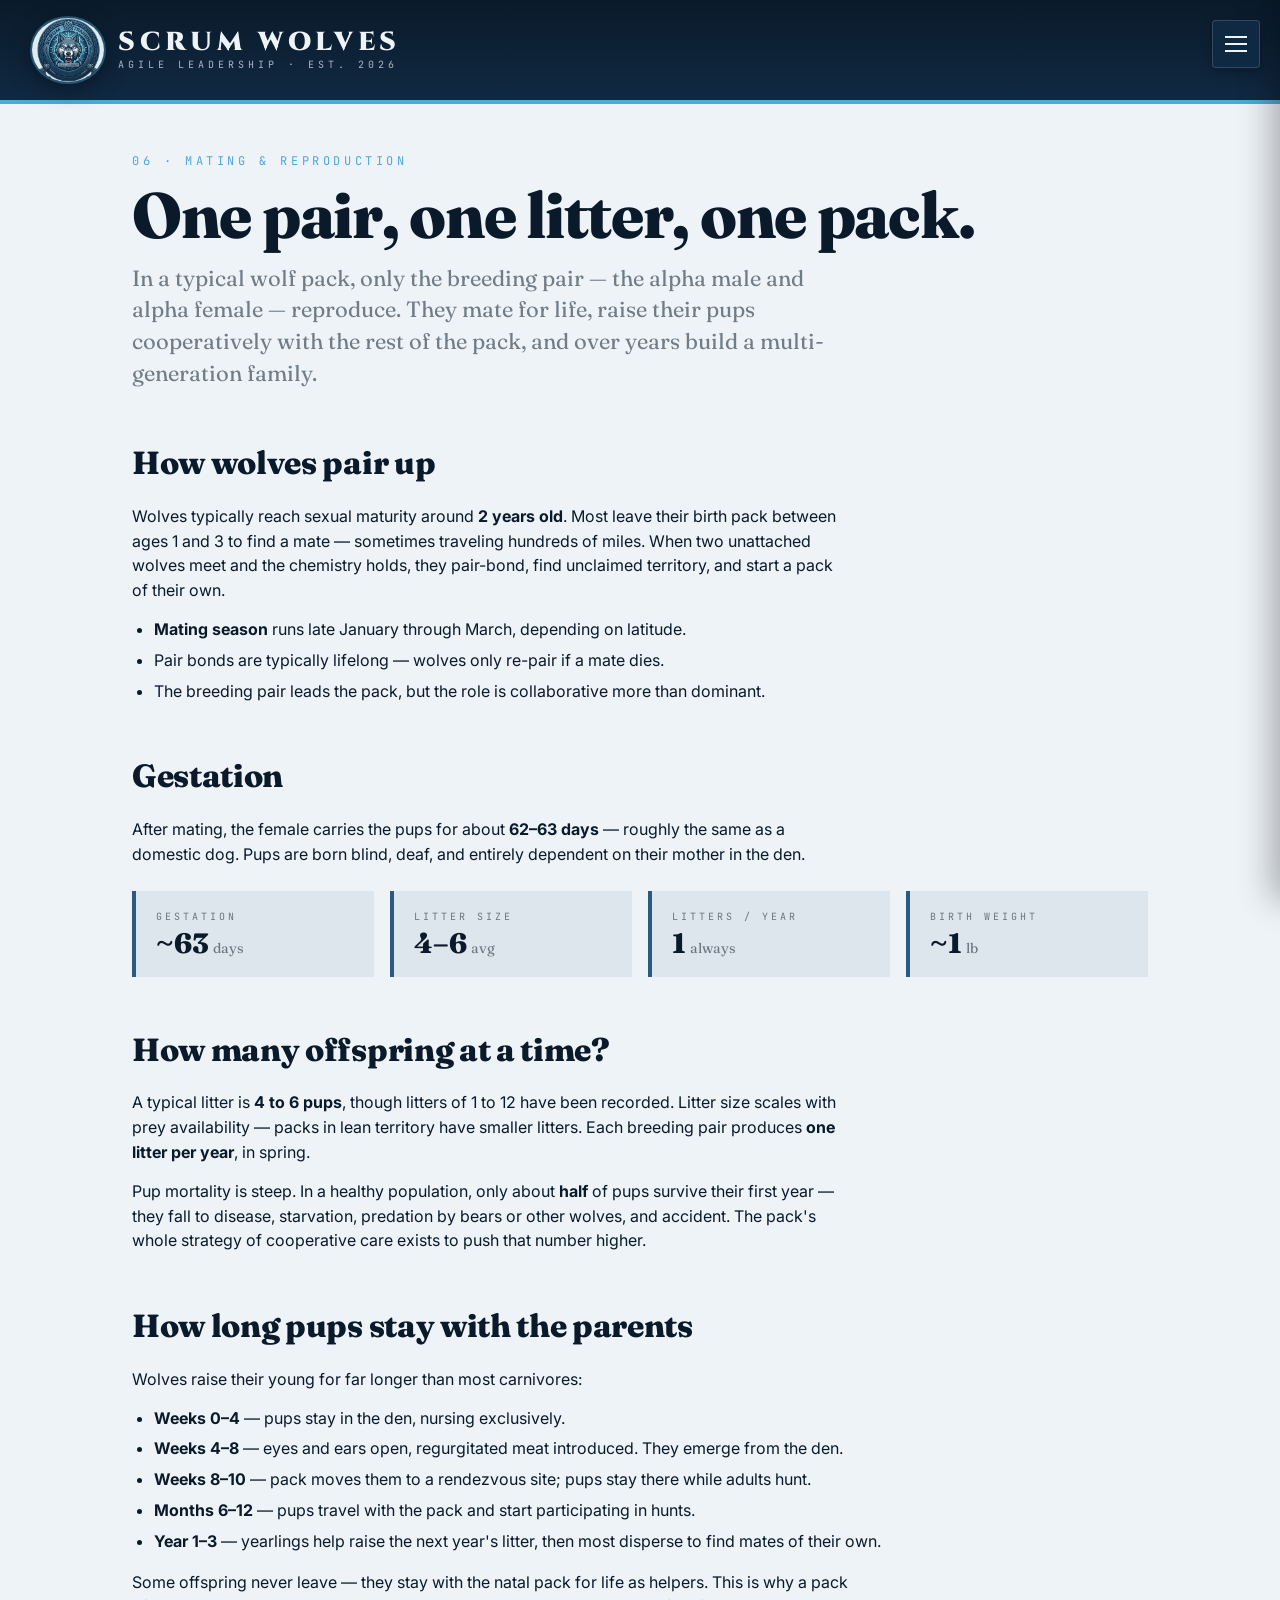
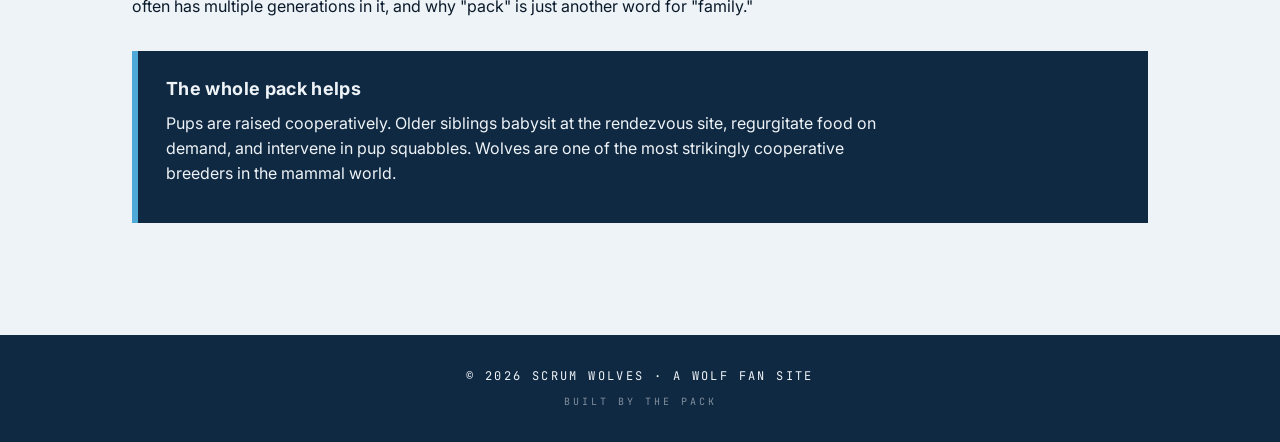
<file: mating.html>
<!doctype html>
<html lang="en">
<head>
<meta charset="utf-8" />
<title>SCRUM Wolves — Mating &amp; Reproduction</title>
<meta name="viewport" content="width=device-width, initial-scale=1" />
<link href="https://fonts.googleapis.com/css2?family=Cinzel:wght@500;700;900&family=Fraunces:opsz,wght@9..144,400;9..144,600;9..144,800&family=Inter:wght@400;500;600;700&family=JetBrains+Mono:wght@400;600&display=swap" rel="stylesheet" />
<link rel="stylesheet" href="site/styles.css" />
</head>
<body>
<header class="site-header">
  <div class="brand">
    <img src="site/logo.png" alt="SCRUM Wolves crest" />
    <div class="brand-text">SCRUM WOLVES<small>AGILE LEADERSHIP · EST. 2026</small></div>
  </div>
</header>
<button class="nav-toggle" aria-label="Open navigation" aria-expanded="false" aria-controls="primary-nav"><span class="bar"></span></button>
<div class="nav-backdrop" aria-hidden="true"></div>
<nav class="site-nav" id="primary-nav">
  <a href="index.html">Home</a>
  <a href="gallery.html">Image Gallery</a>
  <a href="diet.html">Diet</a>
  <a href="mating.html" class="active">Mating &amp; Reproduction</a>
  <a href="habitat.html">Habitat</a>
  <a href="behavior.html">Behavior</a>
  <a href="communication.html">Communication</a>
  <a href="anatomy.html">Anatomy &amp; Biology</a>
  <a href="pop-culture.html">Pop Culture</a>
  <a href="facts.html">Fun Facts</a>
  <a href="classification.html">Scientific Name</a>
</nav>

<main class="page">
  <div class="page-eyebrow">06 · Mating &amp; Reproduction</div>
  <h1 class="page-title">One pair, one litter, one pack.</h1>
  <p class="page-lede">In a typical wolf pack, only the breeding pair — the alpha male and alpha female — reproduce. They mate for life, raise their pups cooperatively with the rest of the pack, and over years build a multi-generation family.</p>

  <h2>How wolves pair up</h2>
  <p>Wolves typically reach sexual maturity around <strong>2 years old</strong>. Most leave their birth pack between ages 1 and 3 to find a mate — sometimes traveling hundreds of miles. When two unattached wolves meet and the chemistry holds, they pair-bond, find unclaimed territory, and start a pack of their own.</p>
  <ul>
    <li><strong>Mating season</strong> runs late January through March, depending on latitude.</li>
    <li>Pair bonds are typically lifelong — wolves only re-pair if a mate dies.</li>
    <li>The breeding pair leads the pack, but the role is collaborative more than dominant.</li>
  </ul>

  <h2>Gestation</h2>
  <p>After mating, the female carries the pups for about <strong>62–63 days</strong> — roughly the same as a domestic dog. Pups are born blind, deaf, and entirely dependent on their mother in the den.</p>

  <div class="fact-grid">
    <div class="fact"><div class="label">Gestation</div><div class="value">~63<span class="unit">days</span></div></div>
    <div class="fact"><div class="label">Litter Size</div><div class="value">4–6<span class="unit">avg</span></div></div>
    <div class="fact"><div class="label">Litters / Year</div><div class="value">1<span class="unit">always</span></div></div>
    <div class="fact"><div class="label">Birth Weight</div><div class="value">~1<span class="unit">lb</span></div></div>
  </div>

  <h2>How many offspring at a time?</h2>
  <p>A typical litter is <strong>4 to 6 pups</strong>, though litters of 1 to 12 have been recorded. Litter size scales with prey availability — packs in lean territory have smaller litters. Each breeding pair produces <strong>one litter per year</strong>, in spring.</p>
  <p>Pup mortality is steep. In a healthy population, only about <strong>half</strong> of pups survive their first year — they fall to disease, starvation, predation by bears or other wolves, and accident. The pack's whole strategy of cooperative care exists to push that number higher.</p>

  <h2>How long pups stay with the parents</h2>
  <p>Wolves raise their young for far longer than most carnivores:</p>
  <ul>
    <li><strong>Weeks 0–4</strong> — pups stay in the den, nursing exclusively.</li>
    <li><strong>Weeks 4–8</strong> — eyes and ears open, regurgitated meat introduced. They emerge from the den.</li>
    <li><strong>Weeks 8–10</strong> — pack moves them to a rendezvous site; pups stay there while adults hunt.</li>
    <li><strong>Months 6–12</strong> — pups travel with the pack and start participating in hunts.</li>
    <li><strong>Year 1–3</strong> — yearlings help raise the next year's litter, then most disperse to find mates of their own.</li>
  </ul>
  <p>Some offspring never leave — they stay with the natal pack for life as helpers. This is why a pack often has multiple generations in it, and why "pack" is just another word for "family."</p>

  <div class="callout">
    <h3>The whole pack helps</h3>
    <p>Pups are raised cooperatively. Older siblings babysit at the rendezvous site, regurgitate food on demand, and intervene in pup squabbles. Wolves are one of the most strikingly cooperative breeders in the mammal world.</p>
  </div>
</main>

<footer class="site-footer">© 2026 SCRUM WOLVES · A WOLF FAN SITE<small>BUILT BY THE PACK</small></footer>
<script src="site/nav.js"></script>
</body>
</html>
</file>
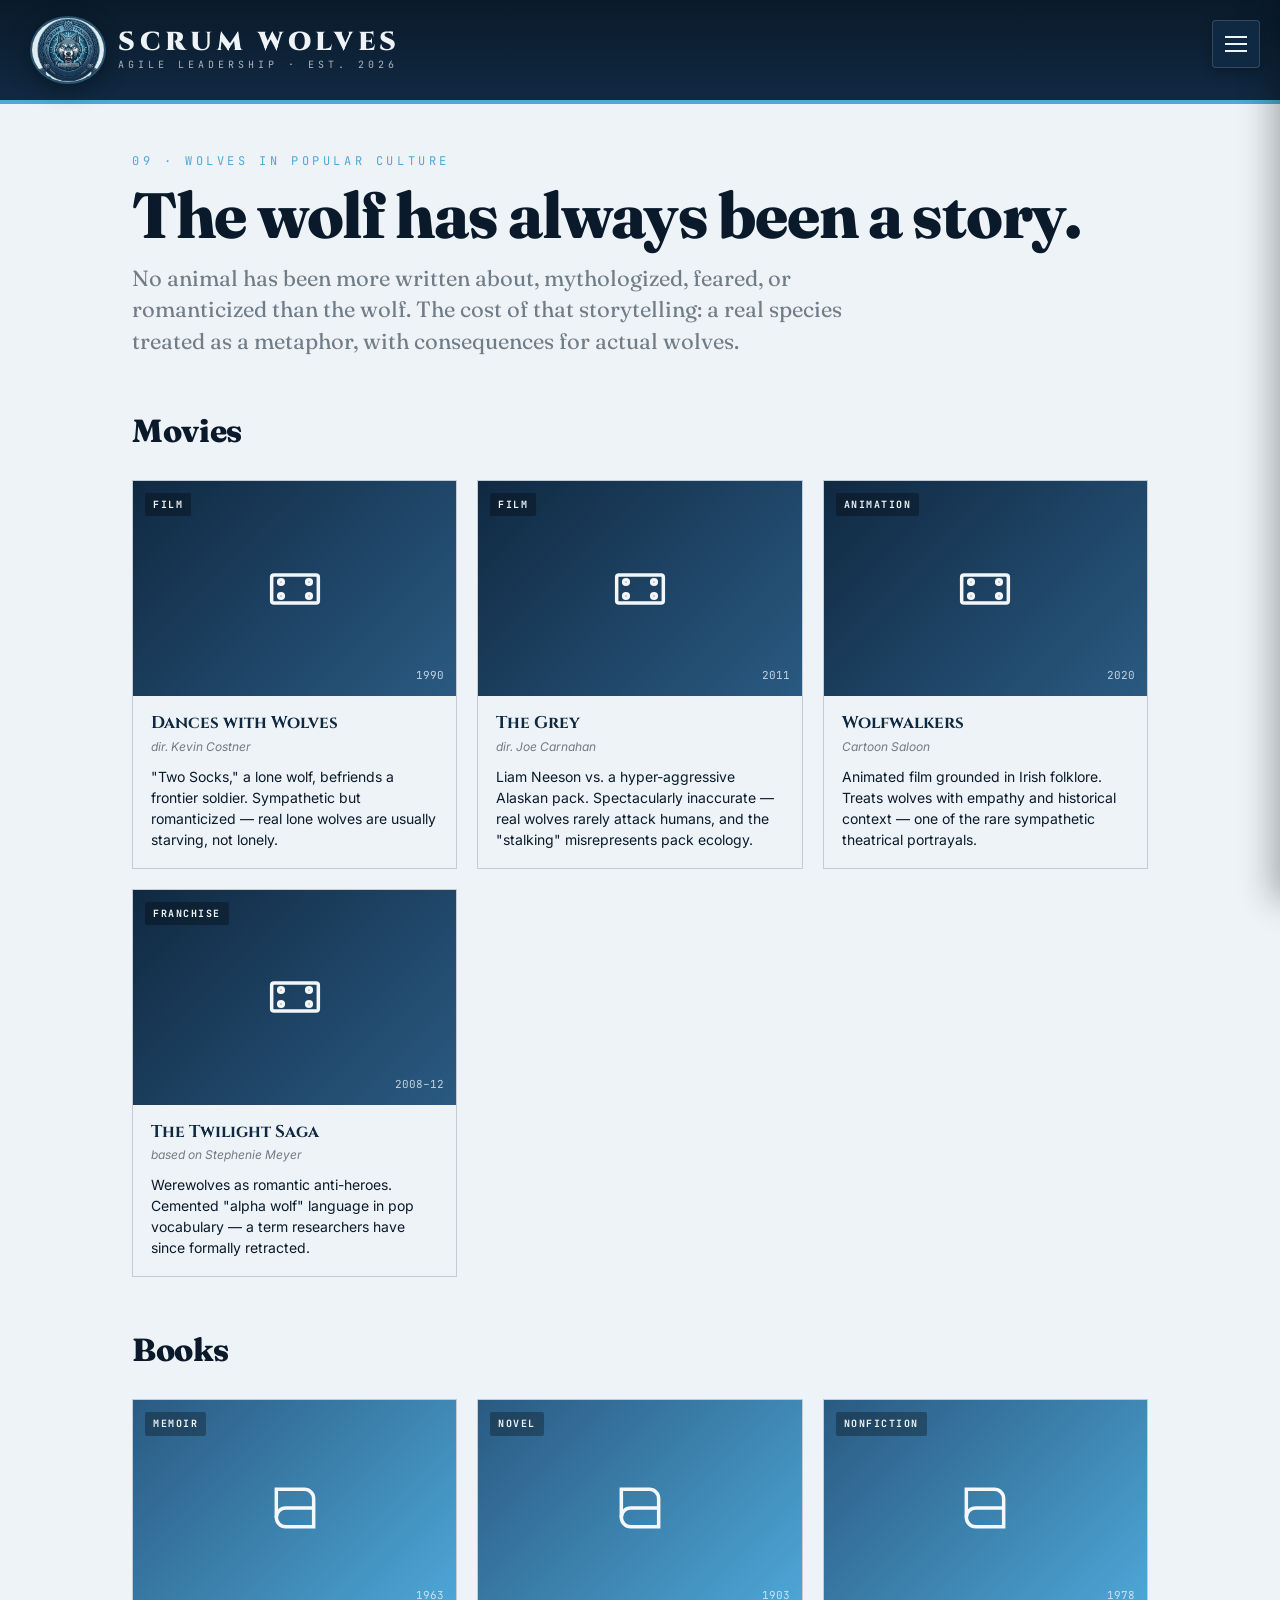
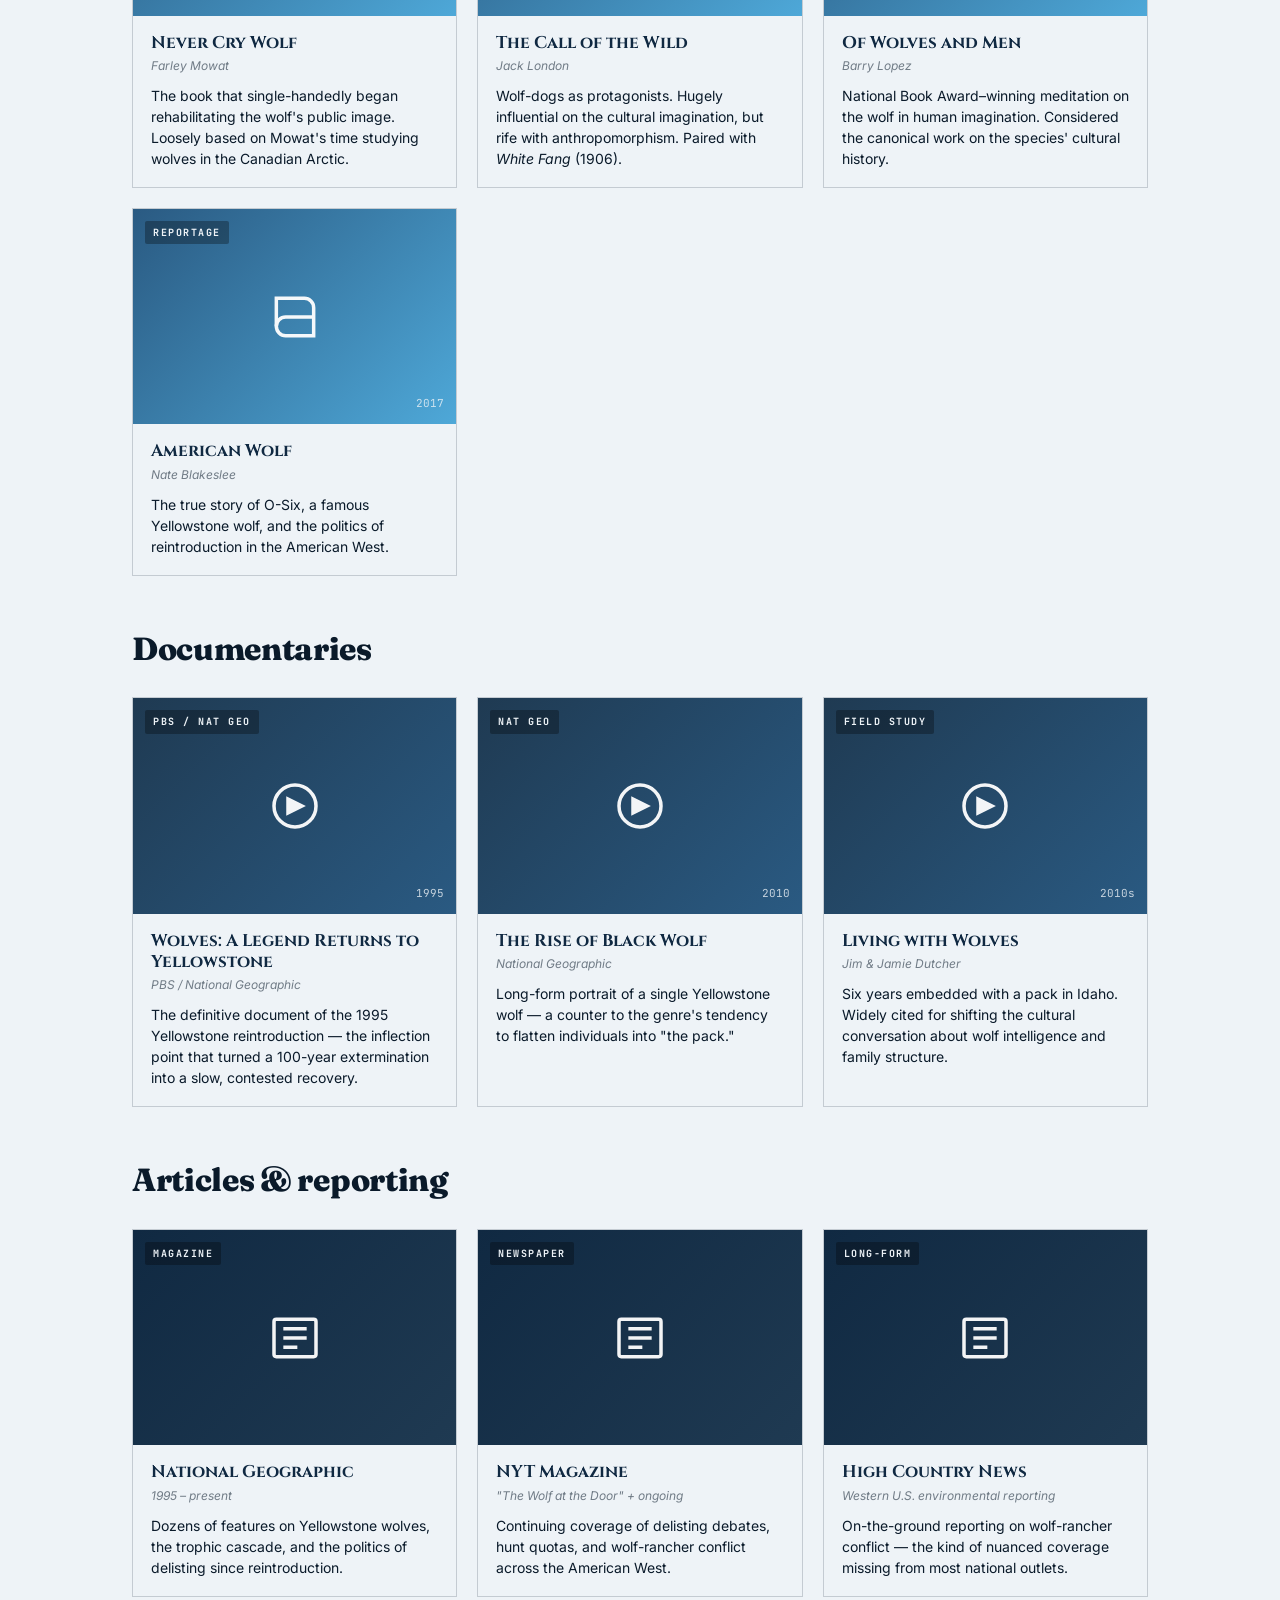
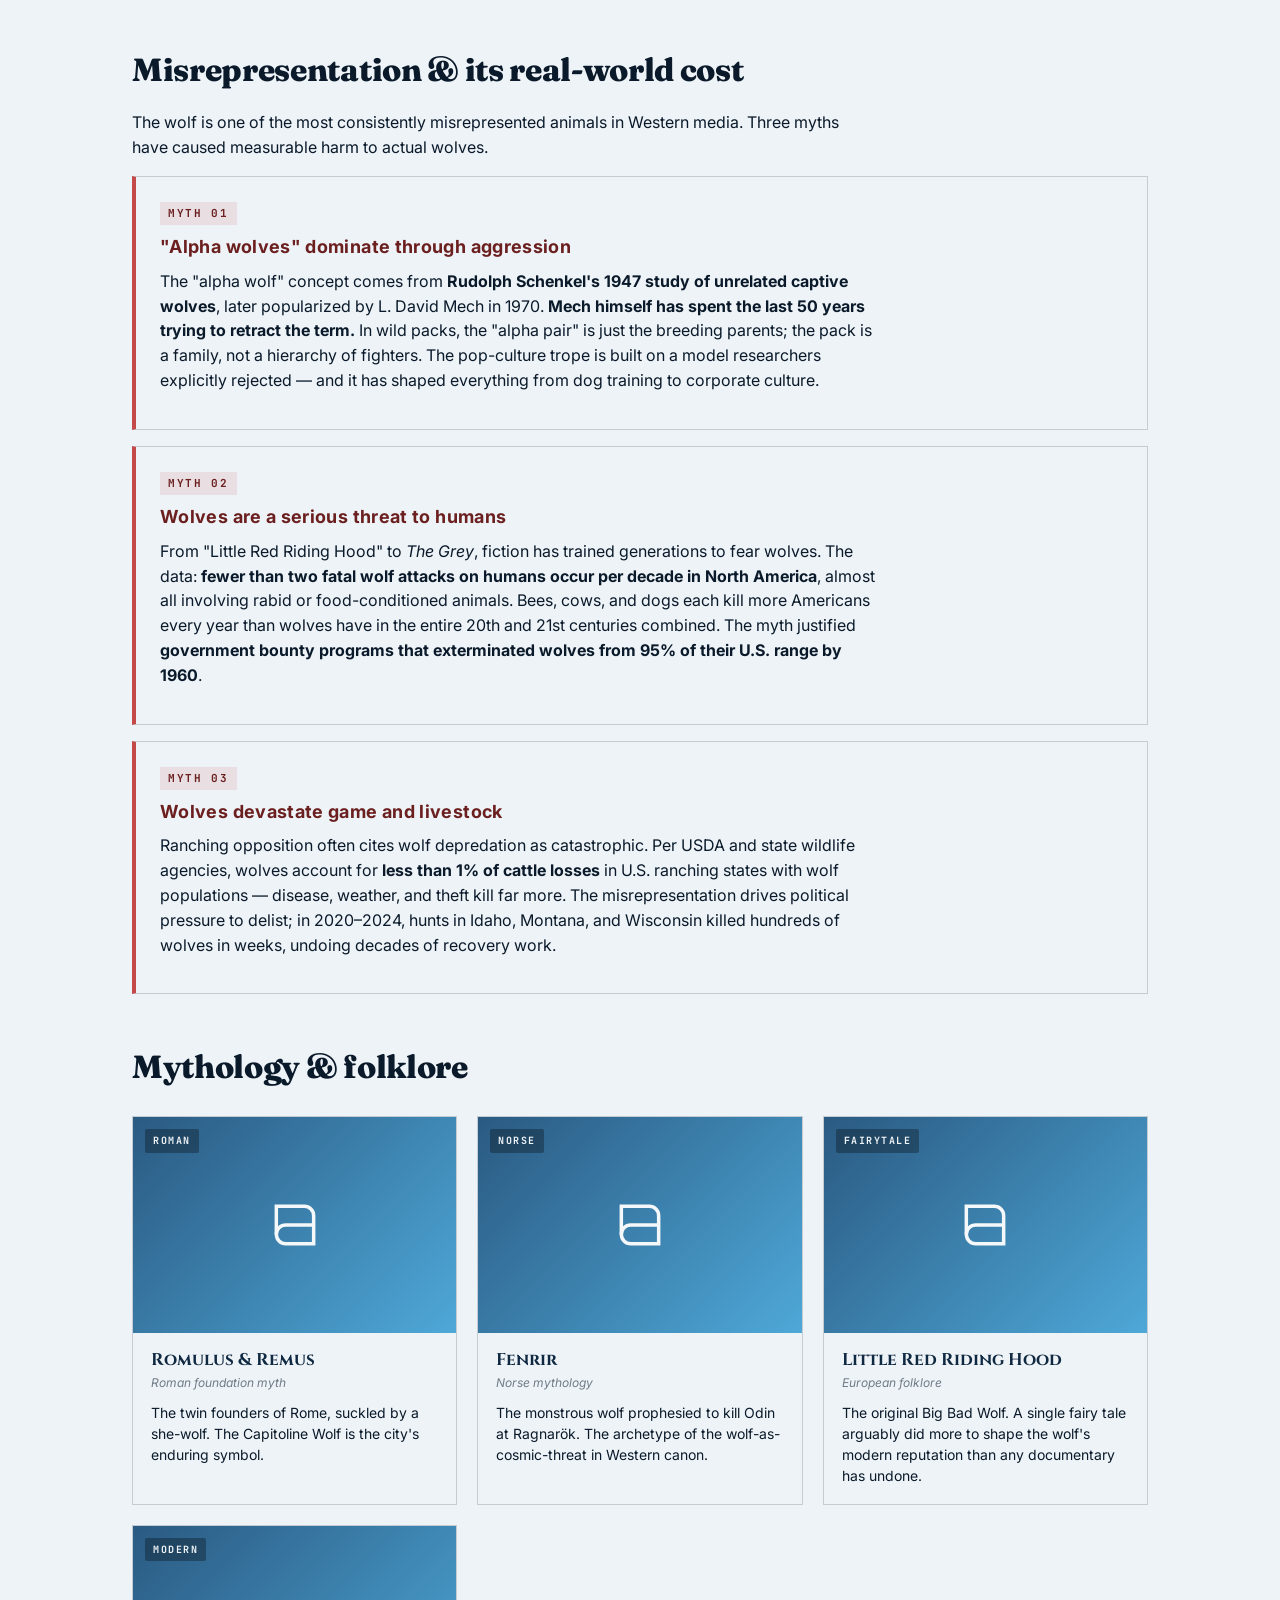
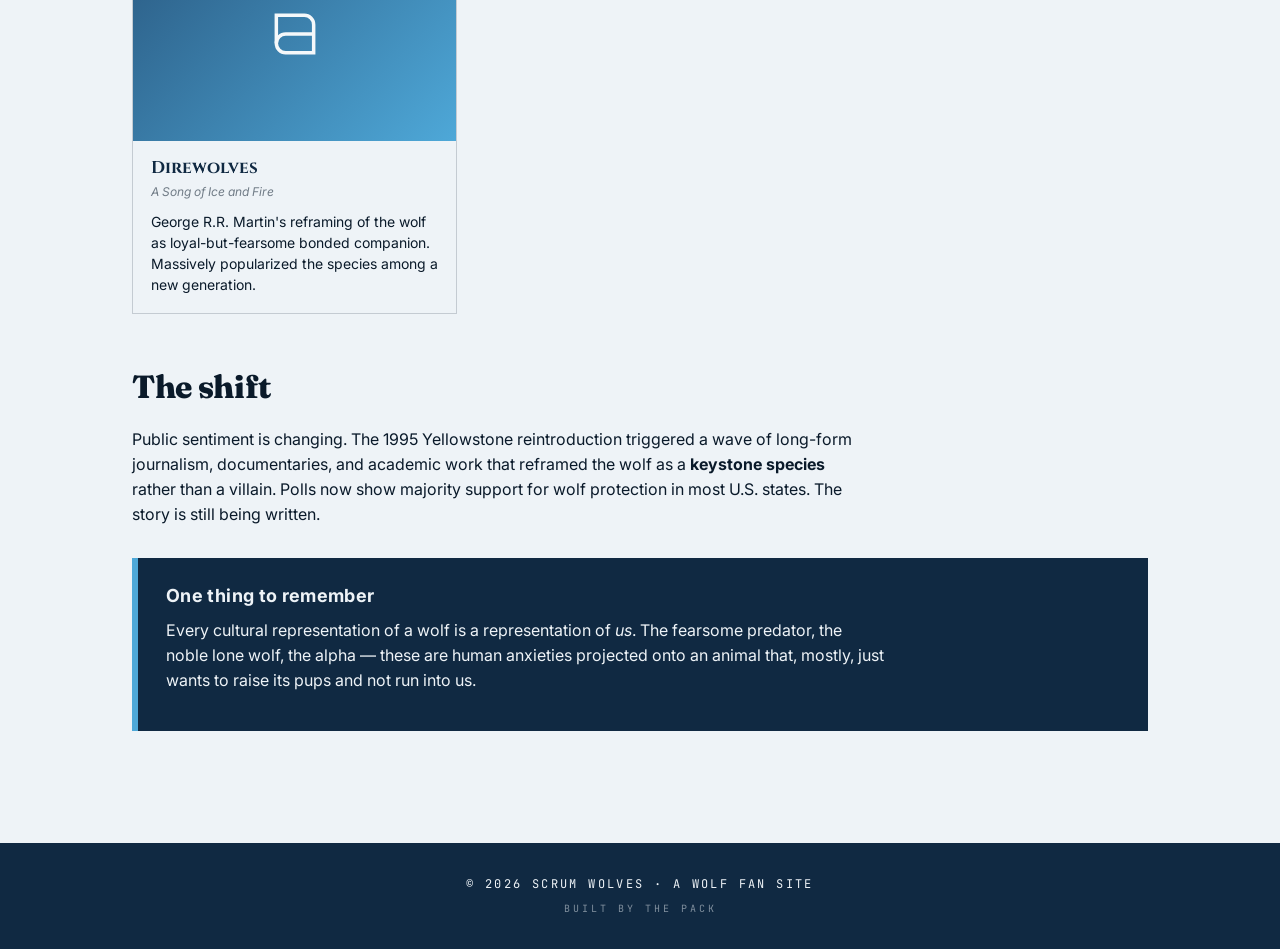
<file: pop-culture.html>
<!doctype html>
<html lang="en">
<head>
<meta charset="utf-8" />
<title>SCRUM Wolves — Pop Culture</title>
<meta name="viewport" content="width=device-width, initial-scale=1" />
<link href="https://fonts.googleapis.com/css2?family=Cinzel:wght@500;700;900&family=Fraunces:opsz,wght@9..144,400;9..144,600;9..144,800&family=Inter:wght@400;500;600;700&family=JetBrains+Mono:wght@400;600&display=swap" rel="stylesheet" />
<link rel="stylesheet" href="site/styles.css" />
</head>
<body>
<header class="site-header">
  <div class="brand">
    <img src="site/logo.png" alt="SCRUM Wolves crest" />
    <div class="brand-text">SCRUM WOLVES<small>AGILE LEADERSHIP · EST. 2026</small></div>
  </div>
</header>
<button class="nav-toggle" aria-label="Open navigation" aria-expanded="false" aria-controls="primary-nav"><span class="bar"></span></button>
<div class="nav-backdrop" aria-hidden="true"></div>
<nav class="site-nav" id="primary-nav">
  <a href="index.html">Home</a>
  <a href="gallery.html">Image Gallery</a>
  <a href="diet.html">Diet</a>
  <a href="mating.html">Mating &amp; Reproduction</a>
  <a href="habitat.html">Habitat</a>
  <a href="behavior.html">Behavior</a>
  <a href="communication.html">Communication</a>
  <a href="anatomy.html">Anatomy &amp; Biology</a>
  <a href="pop-culture.html" class="active">Pop Culture</a>
  <a href="facts.html">Fun Facts</a>
  <a href="classification.html">Scientific Name</a>
</nav>

<main class="page">
  <div class="page-eyebrow">09 · Wolves in Popular Culture</div>
  <h1 class="page-title">The wolf has always been a story.</h1>
  <p class="page-lede">No animal has been more written about, mythologized, feared, or romanticized than the wolf. The cost of that storytelling: a real species treated as a metaphor, with consequences for actual wolves.</p>

  <h2>Movies</h2>
  <div class="pc-grid">
    <article class="pc-card">
      <div class="pc-thumb movie">
        <span class="pc-tag">Film</span>
        <svg viewBox="0 0 24 24" fill="none" stroke="#fff" stroke-width="1.5"><rect x="2" y="6" width="20" height="12" rx="1"/><circle cx="6" cy="9" r="1"/><circle cx="6" cy="15" r="1"/><circle cx="18" cy="9" r="1"/><circle cx="18" cy="15" r="1"/></svg>
        <span class="pc-year">1990</span>
      </div>
      <div class="pc-body">
        <h4>Dances with Wolves</h4>
        <p class="by">dir. Kevin Costner</p>
        <p>"Two Socks," a lone wolf, befriends a frontier soldier. Sympathetic but romanticized — real lone wolves are usually starving, not lonely.</p>
      </div>
    </article>
    <article class="pc-card">
      <div class="pc-thumb movie">
        <span class="pc-tag">Film</span>
        <svg viewBox="0 0 24 24" fill="none" stroke="#fff" stroke-width="1.5"><rect x="2" y="6" width="20" height="12" rx="1"/><circle cx="6" cy="9" r="1"/><circle cx="6" cy="15" r="1"/><circle cx="18" cy="9" r="1"/><circle cx="18" cy="15" r="1"/></svg>
        <span class="pc-year">2011</span>
      </div>
      <div class="pc-body">
        <h4>The Grey</h4>
        <p class="by">dir. Joe Carnahan</p>
        <p>Liam Neeson vs. a hyper-aggressive Alaskan pack. Spectacularly inaccurate — real wolves rarely attack humans, and the "stalking" misrepresents pack ecology.</p>
      </div>
    </article>
    <article class="pc-card">
      <div class="pc-thumb movie">
        <span class="pc-tag">Animation</span>
        <svg viewBox="0 0 24 24" fill="none" stroke="#fff" stroke-width="1.5"><rect x="2" y="6" width="20" height="12" rx="1"/><circle cx="6" cy="9" r="1"/><circle cx="6" cy="15" r="1"/><circle cx="18" cy="9" r="1"/><circle cx="18" cy="15" r="1"/></svg>
        <span class="pc-year">2020</span>
      </div>
      <div class="pc-body">
        <h4>Wolfwalkers</h4>
        <p class="by">Cartoon Saloon</p>
        <p>Animated film grounded in Irish folklore. Treats wolves with empathy and historical context — one of the rare sympathetic theatrical portrayals.</p>
      </div>
    </article>
    <article class="pc-card">
      <div class="pc-thumb movie">
        <span class="pc-tag">Franchise</span>
        <svg viewBox="0 0 24 24" fill="none" stroke="#fff" stroke-width="1.5"><rect x="2" y="6" width="20" height="12" rx="1"/><circle cx="6" cy="9" r="1"/><circle cx="6" cy="15" r="1"/><circle cx="18" cy="9" r="1"/><circle cx="18" cy="15" r="1"/></svg>
        <span class="pc-year">2008–12</span>
      </div>
      <div class="pc-body">
        <h4>The Twilight Saga</h4>
        <p class="by">based on Stephenie Meyer</p>
        <p>Werewolves as romantic anti-heroes. Cemented "alpha wolf" language in pop vocabulary — a term researchers have since formally retracted.</p>
      </div>
    </article>
  </div>

  <h2>Books</h2>
  <div class="pc-grid">
    <article class="pc-card">
      <div class="pc-thumb book">
        <span class="pc-tag">Memoir</span>
        <svg viewBox="0 0 24 24" fill="none" stroke="#fff" stroke-width="1.5"><path d="M4 4h12a4 4 0 014 4v12H8a4 4 0 01-4-4V4z"/><path d="M4 16a4 4 0 014-4h12"/></svg>
        <span class="pc-year">1963</span>
      </div>
      <div class="pc-body">
        <h4>Never Cry Wolf</h4>
        <p class="by">Farley Mowat</p>
        <p>The book that single-handedly began rehabilitating the wolf's public image. Loosely based on Mowat's time studying wolves in the Canadian Arctic.</p>
      </div>
    </article>
    <article class="pc-card">
      <div class="pc-thumb book">
        <span class="pc-tag">Novel</span>
        <svg viewBox="0 0 24 24" fill="none" stroke="#fff" stroke-width="1.5"><path d="M4 4h12a4 4 0 014 4v12H8a4 4 0 01-4-4V4z"/><path d="M4 16a4 4 0 014-4h12"/></svg>
        <span class="pc-year">1903</span>
      </div>
      <div class="pc-body">
        <h4>The Call of the Wild</h4>
        <p class="by">Jack London</p>
        <p>Wolf-dogs as protagonists. Hugely influential on the cultural imagination, but rife with anthropomorphism. Paired with <em>White Fang</em> (1906).</p>
      </div>
    </article>
    <article class="pc-card">
      <div class="pc-thumb book">
        <span class="pc-tag">Nonfiction</span>
        <svg viewBox="0 0 24 24" fill="none" stroke="#fff" stroke-width="1.5"><path d="M4 4h12a4 4 0 014 4v12H8a4 4 0 01-4-4V4z"/><path d="M4 16a4 4 0 014-4h12"/></svg>
        <span class="pc-year">1978</span>
      </div>
      <div class="pc-body">
        <h4>Of Wolves and Men</h4>
        <p class="by">Barry Lopez</p>
        <p>National Book Award–winning meditation on the wolf in human imagination. Considered the canonical work on the species' cultural history.</p>
      </div>
    </article>
    <article class="pc-card">
      <div class="pc-thumb book">
        <span class="pc-tag">Reportage</span>
        <svg viewBox="0 0 24 24" fill="none" stroke="#fff" stroke-width="1.5"><path d="M4 4h12a4 4 0 014 4v12H8a4 4 0 01-4-4V4z"/><path d="M4 16a4 4 0 014-4h12"/></svg>
        <span class="pc-year">2017</span>
      </div>
      <div class="pc-body">
        <h4>American Wolf</h4>
        <p class="by">Nate Blakeslee</p>
        <p>The true story of O-Six, a famous Yellowstone wolf, and the politics of reintroduction in the American West.</p>
      </div>
    </article>
  </div>

  <h2>Documentaries</h2>
  <div class="pc-grid">
    <article class="pc-card">
      <div class="pc-thumb doc">
        <span class="pc-tag">PBS / Nat Geo</span>
        <svg viewBox="0 0 24 24" fill="none" stroke="#fff" stroke-width="1.5"><circle cx="12" cy="12" r="9"/><path d="M9 9l6 3-6 3z" fill="#fff"/></svg>
        <span class="pc-year">1995</span>
      </div>
      <div class="pc-body">
        <h4>Wolves: A Legend Returns to Yellowstone</h4>
        <p class="by">PBS / National Geographic</p>
        <p>The definitive document of the 1995 Yellowstone reintroduction — the inflection point that turned a 100-year extermination into a slow, contested recovery.</p>
      </div>
    </article>
    <article class="pc-card">
      <div class="pc-thumb doc">
        <span class="pc-tag">Nat Geo</span>
        <svg viewBox="0 0 24 24" fill="none" stroke="#fff" stroke-width="1.5"><circle cx="12" cy="12" r="9"/><path d="M9 9l6 3-6 3z" fill="#fff"/></svg>
        <span class="pc-year">2010</span>
      </div>
      <div class="pc-body">
        <h4>The Rise of Black Wolf</h4>
        <p class="by">National Geographic</p>
        <p>Long-form portrait of a single Yellowstone wolf — a counter to the genre's tendency to flatten individuals into "the pack."</p>
      </div>
    </article>
    <article class="pc-card">
      <div class="pc-thumb doc">
        <span class="pc-tag">Field Study</span>
        <svg viewBox="0 0 24 24" fill="none" stroke="#fff" stroke-width="1.5"><circle cx="12" cy="12" r="9"/><path d="M9 9l6 3-6 3z" fill="#fff"/></svg>
        <span class="pc-year">2010s</span>
      </div>
      <div class="pc-body">
        <h4>Living with Wolves</h4>
        <p class="by">Jim &amp; Jamie Dutcher</p>
        <p>Six years embedded with a pack in Idaho. Widely cited for shifting the cultural conversation about wolf intelligence and family structure.</p>
      </div>
    </article>
  </div>

  <h2>Articles &amp; reporting</h2>
  <div class="pc-grid">
    <article class="pc-card">
      <div class="pc-thumb article">
        <span class="pc-tag">Magazine</span>
        <svg viewBox="0 0 24 24" fill="none" stroke="#fff" stroke-width="1.5"><rect x="3" y="4" width="18" height="16" rx="1"/><path d="M7 8h10M7 12h10M7 16h6"/></svg>
      </div>
      <div class="pc-body">
        <h4>National Geographic</h4>
        <p class="by">1995 – present</p>
        <p>Dozens of features on Yellowstone wolves, the trophic cascade, and the politics of delisting since reintroduction.</p>
      </div>
    </article>
    <article class="pc-card">
      <div class="pc-thumb article">
        <span class="pc-tag">Newspaper</span>
        <svg viewBox="0 0 24 24" fill="none" stroke="#fff" stroke-width="1.5"><rect x="3" y="4" width="18" height="16" rx="1"/><path d="M7 8h10M7 12h10M7 16h6"/></svg>
      </div>
      <div class="pc-body">
        <h4>NYT Magazine</h4>
        <p class="by">"The Wolf at the Door" + ongoing</p>
        <p>Continuing coverage of delisting debates, hunt quotas, and wolf-rancher conflict across the American West.</p>
      </div>
    </article>
    <article class="pc-card">
      <div class="pc-thumb article">
        <span class="pc-tag">Long-form</span>
        <svg viewBox="0 0 24 24" fill="none" stroke="#fff" stroke-width="1.5"><rect x="3" y="4" width="18" height="16" rx="1"/><path d="M7 8h10M7 12h10M7 16h6"/></svg>
      </div>
      <div class="pc-body">
        <h4>High Country News</h4>
        <p class="by">Western U.S. environmental reporting</p>
        <p>On-the-ground reporting on wolf-rancher conflict — the kind of nuanced coverage missing from most national outlets.</p>
      </div>
    </article>
  </div>

  <h2>Misrepresentation &amp; its real-world cost</h2>
  <p>The wolf is one of the most consistently misrepresented animals in Western media. Three myths have caused measurable harm to actual wolves.</p>

  <div class="pc-myth-card">
    <span class="myth-tag">Myth 01</span>
    <h3>"Alpha wolves" dominate through aggression</h3>
    <p>The "alpha wolf" concept comes from <strong>Rudolph Schenkel's 1947 study of unrelated captive wolves</strong>, later popularized by L. David Mech in 1970. <strong>Mech himself has spent the last 50 years trying to retract the term.</strong> In wild packs, the "alpha pair" is just the breeding parents; the pack is a family, not a hierarchy of fighters. The pop-culture trope is built on a model researchers explicitly rejected — and it has shaped everything from dog training to corporate culture.</p>
  </div>

  <div class="pc-myth-card">
    <span class="myth-tag">Myth 02</span>
    <h3>Wolves are a serious threat to humans</h3>
    <p>From "Little Red Riding Hood" to <em>The Grey</em>, fiction has trained generations to fear wolves. The data: <strong>fewer than two fatal wolf attacks on humans occur per decade in North America</strong>, almost all involving rabid or food-conditioned animals. Bees, cows, and dogs each kill more Americans every year than wolves have in the entire 20th and 21st centuries combined. The myth justified <strong>government bounty programs that exterminated wolves from 95% of their U.S. range by 1960</strong>.</p>
  </div>

  <div class="pc-myth-card">
    <span class="myth-tag">Myth 03</span>
    <h3>Wolves devastate game and livestock</h3>
    <p>Ranching opposition often cites wolf depredation as catastrophic. Per USDA and state wildlife agencies, wolves account for <strong>less than 1% of cattle losses</strong> in U.S. ranching states with wolf populations — disease, weather, and theft kill far more. The misrepresentation drives political pressure to delist; in 2020–2024, hunts in Idaho, Montana, and Wisconsin killed hundreds of wolves in weeks, undoing decades of recovery work.</p>
  </div>

  <h2>Mythology &amp; folklore</h2>
  <div class="pc-grid">
    <article class="pc-card">
      <div class="pc-thumb book">
        <span class="pc-tag">Roman</span>
        <svg viewBox="0 0 24 24" fill="none" stroke="#fff" stroke-width="1.5"><path d="M4 4h12a4 4 0 014 4v12H8a4 4 0 01-4-4V4z"/><path d="M4 16a4 4 0 014-4h12"/></svg>
      </div>
      <div class="pc-body">
        <h4>Romulus &amp; Remus</h4>
        <p class="by">Roman foundation myth</p>
        <p>The twin founders of Rome, suckled by a she-wolf. The Capitoline Wolf is the city's enduring symbol.</p>
      </div>
    </article>
    <article class="pc-card">
      <div class="pc-thumb book">
        <span class="pc-tag">Norse</span>
        <svg viewBox="0 0 24 24" fill="none" stroke="#fff" stroke-width="1.5"><path d="M4 4h12a4 4 0 014 4v12H8a4 4 0 01-4-4V4z"/><path d="M4 16a4 4 0 014-4h12"/></svg>
      </div>
      <div class="pc-body">
        <h4>Fenrir</h4>
        <p class="by">Norse mythology</p>
        <p>The monstrous wolf prophesied to kill Odin at Ragnarök. The archetype of the wolf-as-cosmic-threat in Western canon.</p>
      </div>
    </article>
    <article class="pc-card">
      <div class="pc-thumb book">
        <span class="pc-tag">Fairytale</span>
        <svg viewBox="0 0 24 24" fill="none" stroke="#fff" stroke-width="1.5"><path d="M4 4h12a4 4 0 014 4v12H8a4 4 0 01-4-4V4z"/><path d="M4 16a4 4 0 014-4h12"/></svg>
      </div>
      <div class="pc-body">
        <h4>Little Red Riding Hood</h4>
        <p class="by">European folklore</p>
        <p>The original Big Bad Wolf. A single fairy tale arguably did more to shape the wolf's modern reputation than any documentary has undone.</p>
      </div>
    </article>
    <article class="pc-card">
      <div class="pc-thumb book">
        <span class="pc-tag">Modern</span>
        <svg viewBox="0 0 24 24" fill="none" stroke="#fff" stroke-width="1.5"><path d="M4 4h12a4 4 0 014 4v12H8a4 4 0 01-4-4V4z"/><path d="M4 16a4 4 0 014-4h12"/></svg>
      </div>
      <div class="pc-body">
        <h4>Direwolves</h4>
        <p class="by">A Song of Ice and Fire</p>
        <p>George R.R. Martin's reframing of the wolf as loyal-but-fearsome bonded companion. Massively popularized the species among a new generation.</p>
      </div>
    </article>
  </div>

  <h2>The shift</h2>
  <p>Public sentiment is changing. The 1995 Yellowstone reintroduction triggered a wave of long-form journalism, documentaries, and academic work that reframed the wolf as a <strong>keystone species</strong> rather than a villain. Polls now show majority support for wolf protection in most U.S. states. The story is still being written.</p>

  <div class="callout">
    <h3>One thing to remember</h3>
    <p>Every cultural representation of a wolf is a representation of <em>us</em>. The fearsome predator, the noble lone wolf, the alpha — these are human anxieties projected onto an animal that, mostly, just wants to raise its pups and not run into us.</p>
  </div>
</main>

<footer class="site-footer">
  © 2026 SCRUM WOLVES · A WOLF FAN SITE
  <small>BUILT BY THE PACK</small>
</footer>
<script src="site/nav.js"></script>
</body>
</html>
</file>
<file: site/styles.css>
/* SCRUM Wolves — shared site styles */
:root {
  --ink: #0a1a2a;
  --paper: #eef3f7;
  --paper-2: #dde6ec;
  --moss: #2a5a82;       /* steel blue */
  --moss-2: #102942;     /* deep navy */
  --ember: #4ea8d8;      /* icy cyan accent */
  --gold: #9bc7e0;       /* pale steel */
  --rule: rgba(10,26,42,0.18);
  --mute: rgba(10,26,42,0.55);
}
* { box-sizing: border-box; }
html, body { margin: 0; padding: 0; }
body {
  font-family: 'Inter', -apple-system, BlinkMacSystemFont, system-ui, sans-serif;
  background: var(--paper);
  color: var(--ink);
  -webkit-font-smoothing: antialiased;
  line-height: 1.55;
}
a { color: var(--moss); text-decoration: none; border-bottom: 1px solid currentColor; }
a:hover { color: var(--ember); }
img { max-width: 100%; height: auto; }
::selection { background: var(--ember); color: var(--paper); }

/* Header / brand */
.site-header {
  background: linear-gradient(180deg, #0a1a2a 0%, #102942 100%);
  color: var(--paper);
  padding: 18px 32px;
  display: flex;
  align-items: center;
  gap: 18px;
  border-bottom: 4px solid var(--ember);
}
.site-header .brand img {
  height: 64px; width: auto;
  border-radius: 50%;
  box-shadow: 0 0 0 2px rgba(78,168,216,0.4), 0 6px 24px rgba(0,0,0,0.4);
}
.site-header .brand {
  display: flex; align-items: center; gap: 14px;
}
.site-header .brand-text {
  font-family: 'Cinzel', serif;
  font-weight: 900;
  font-size: 26px;
  letter-spacing: 0.18em;
  line-height: 1;
}
.site-header .brand-text small {
  display: block;
  font-family: 'JetBrains Mono', monospace;
  font-weight: 400;
  font-size: 10px;
  letter-spacing: 0.4em;
  opacity: 0.7;
  margin-top: 4px;
}

/* Nav */
/* Hamburger button (top-right of header) */
.nav-toggle {
  position: fixed;
  top: 20px; right: 20px;
  width: 48px; height: 48px;
  background: var(--moss-2);
  color: var(--paper);
  border: 1px solid rgba(255,255,255,0.15);
  border-radius: 4px;
  cursor: pointer;
  z-index: 1001;
  display: flex; align-items: center; justify-content: center;
  box-shadow: 0 4px 12px rgba(0,0,0,0.25);
  transition: background 0.15s;
}
.nav-toggle:hover { background: var(--moss); }
.nav-toggle .bar {
  display: block; width: 22px; height: 2px;
  background: currentColor;
  position: relative;
  transition: transform 0.2s, opacity 0.2s;
}
.nav-toggle .bar::before,
.nav-toggle .bar::after {
  content: ''; position: absolute; left: 0;
  width: 22px; height: 2px; background: currentColor;
  transition: transform 0.2s, top 0.2s;
}
.nav-toggle .bar::before { top: -7px; }
.nav-toggle .bar::after { top: 7px; }
body.nav-open .nav-toggle .bar { background: transparent; }
body.nav-open .nav-toggle .bar::before { top: 0; transform: rotate(45deg); }
body.nav-open .nav-toggle .bar::after { top: 0; transform: rotate(-45deg); }

/* Backdrop */
.nav-backdrop {
  position: fixed; inset: 0;
  background: rgba(10,26,42,0.55);
  opacity: 0; pointer-events: none;
  transition: opacity 0.2s;
  z-index: 999;
}
body.nav-open .nav-backdrop { opacity: 1; pointer-events: auto; }

/* Sidebar nav */
.site-nav {
  position: fixed;
  top: 0; right: 0;
  width: min(320px, 86vw); height: 100vh;
  background: linear-gradient(180deg, var(--moss-2) 0%, #050d18 100%);
  padding: 88px 0 24px;
  display: flex;
  flex-direction: column;
  gap: 0;
  z-index: 1000;
  transform: translateX(100%);
  transition: transform 0.25s ease-out;
  box-shadow: -8px 0 32px rgba(0,0,0,0.3);
  overflow-y: auto;
}
body.nav-open .site-nav { transform: translateX(0); }
.site-nav a {
  color: var(--paper);
  border: none;
  padding: 14px 28px;
  font-size: 14px;
  font-weight: 600;
  letter-spacing: 0.12em;
  text-transform: uppercase;
  border-left: 3px solid transparent;
  transition: background 0.15s, border-color 0.15s, padding-left 0.15s;
}
.site-nav a:hover { background: rgba(78,168,216,0.12); color: var(--paper); padding-left: 32px; }
.site-nav a.active {
  background: rgba(78,168,216,0.18);
  color: var(--ember);
  border-left-color: var(--ember);
}

/* Page */
.page {
  max-width: 1080px;
  margin: 0 auto;
  padding: 48px 32px 80px;
}
.page-eyebrow {
  font-family: 'JetBrains Mono', monospace;
  font-size: 12px;
  letter-spacing: 0.3em;
  text-transform: uppercase;
  color: var(--ember);
  margin-bottom: 12px;
}
h1.page-title {
  font-family: 'Fraunces', 'Cinzel', serif;
  font-weight: 800;
  font-size: 64px;
  line-height: 1;
  letter-spacing: -0.02em;
  margin: 0 0 16px;
}
.page-lede {
  font-family: 'Fraunces', serif;
  font-size: 22px;
  line-height: 1.45;
  color: var(--mute);
  max-width: 720px;
  margin: 0 0 40px;
}
h2 {
  font-family: 'Fraunces', serif;
  font-weight: 800;
  font-size: 32px;
  letter-spacing: -0.01em;
  margin: 48px 0 16px;
}
h3 {
  font-family: 'Inter', sans-serif;
  font-weight: 700;
  font-size: 18px;
  letter-spacing: 0.02em;
  margin: 28px 0 8px;
}
p { margin: 0 0 14px; max-width: 72ch; }
ul, ol { padding-left: 22px; margin: 0 0 16px; }
li { margin-bottom: 6px; }

/* Cards & blocks */
.fact-grid {
  display: grid;
  grid-template-columns: repeat(auto-fit, minmax(220px, 1fr));
  gap: 16px;
  margin: 24px 0;
}
.fact {
  background: var(--paper-2);
  border-left: 4px solid var(--moss);
  padding: 18px 20px;
}
.fact .label {
  font-family: 'JetBrains Mono', monospace;
  font-size: 10px;
  letter-spacing: 0.3em;
  text-transform: uppercase;
  color: var(--mute);
  margin-bottom: 4px;
}
.fact .value {
  font-family: 'Fraunces', serif;
  font-size: 28px;
  font-weight: 800;
  line-height: 1.1;
}
.fact .unit { font-size: 14px; color: var(--mute); margin-left: 4px; font-weight: 400; }

.callout {
  background: var(--moss-2);
  color: var(--paper);
  padding: 24px 28px;
  margin: 32px 0;
  border-left: 6px solid var(--ember);
}
.callout h3 { color: var(--paper); margin-top: 0; }
.callout a { color: var(--gold); }

/* Footer */
.site-footer {
  background: var(--moss-2);
  color: var(--paper);
  padding: 32px;
  text-align: center;
  font-family: 'JetBrains Mono', monospace;
  font-size: 12px;
  letter-spacing: 0.2em;
}
.site-footer small { display: block; margin-top: 8px; opacity: 0.5; letter-spacing: 0.3em; }

/* Hero */
.hero {
  position: relative;
  background: var(--moss-2);
  color: var(--paper);
  padding: 0;
  overflow: hidden;
}
.hero-art { display: block; width: 100%; height: clamp(420px, 60vh, 680px); object-fit: cover; object-position: center 40%; filter: brightness(0.78) saturate(0.9); }
.hero-overlay {
  position: absolute; inset: 0;
  display: flex; flex-direction: column; justify-content: center;
  padding: 48px 64px;
  background: linear-gradient(90deg, rgba(8,18,30,0.92) 0%, rgba(8,18,30,0.55) 50%, rgba(8,18,30,0.15) 100%);
}
.hero-overlay h1 {
  font-family: 'Cinzel', serif;
  font-weight: 900;
  font-size: 72px;
  margin: 0;
  letter-spacing: 0.04em;
  line-height: 0.95;
}
.hero-overlay h1 small {
  display: block;
  font-size: 22px;
  letter-spacing: 0.4em;
  font-weight: 500;
  opacity: 0.7;
  margin-bottom: 8px;
}
.hero-overlay p {
  font-family: 'Fraunces', serif;
  font-size: 22px;
  max-width: 540px;
  margin-top: 24px;
  color: rgba(244,239,226,0.85);
}

/* Gallery */
.gallery-grid {
  display: grid;
  grid-template-columns: repeat(auto-fit, minmax(280px, 1fr));
  gap: 18px;
  margin: 32px 0;
}
.gallery-card {
  background: var(--paper-2);
  border: 1px solid var(--rule);
}
.gallery-card .img {
  aspect-ratio: 4 / 3;
  background: var(--ink);
  overflow: hidden;
}
.gallery-card .img svg { display: block; width: 100%; height: 100%; }
.gallery-card .meta { padding: 14px 16px; }
.gallery-card .meta .cap { font-weight: 600; font-size: 14px; }
.gallery-card .meta .alt { font-size: 12px; color: var(--mute); margin-top: 2px; }

/* Pop culture cards */
.pc-grid { display: grid; grid-template-columns: repeat(auto-fill, minmax(260px, 1fr)); gap: 20px; margin: 24px 0 40px; }
.pc-card {
  background: var(--paper);
  border: 1px solid var(--rule);
  display: flex; flex-direction: column;
  transition: transform 0.15s, box-shadow 0.15s;
}
.pc-card:hover { transform: translateY(-2px); box-shadow: 0 8px 24px rgba(10,26,42,0.12); }
.pc-thumb {
  aspect-ratio: 3 / 2;
  background: var(--moss-2);
  position: relative;
  overflow: hidden;
  display: flex; align-items: center; justify-content: center;
}
.pc-thumb svg { width: 56px; height: 56px; opacity: 0.95; }
.pc-thumb.movie { background: linear-gradient(135deg, #102942 0%, #2a5a82 100%); }
.pc-thumb.book { background: linear-gradient(135deg, #2a5a82 0%, #4ea8d8 100%); }
.pc-thumb.doc { background: linear-gradient(135deg, #1f3a52 0%, #2a5a82 100%); }
.pc-thumb.article { background: linear-gradient(135deg, #102942 0%, #1f3a52 100%); }
.pc-thumb.myth { background: linear-gradient(135deg, #6b1f1f 0%, #c44a4a 100%); }
.pc-tag {
  position: absolute; top: 12px; left: 12px;
  font-family: 'JetBrains Mono', monospace; font-size: 10px; font-weight: 700;
  letter-spacing: 0.15em; text-transform: uppercase;
  color: var(--paper); background: rgba(0,0,0,0.3); padding: 4px 8px; border-radius: 2px;
}
.pc-year {
  position: absolute; bottom: 12px; right: 12px;
  font-family: 'JetBrains Mono', monospace; font-size: 11px; color: var(--paper); opacity: 0.8;
}
.pc-body { padding: 16px 18px 18px; flex: 1; display: flex; flex-direction: column; }
.pc-body h4 {
  font-family: 'Cinzel', serif; font-weight: 700; font-size: 17px; margin: 0 0 4px;
  color: var(--moss-2); line-height: 1.25;
}
.pc-body .by { font-size: 12px; color: var(--mute); margin: 0 0 10px; font-style: italic; }
.pc-body p { font-size: 14px; line-height: 1.5; margin: 0; color: var(--ink); }
.pc-myth-card {
  background: var(--paper);
  border: 1px solid var(--rule);
  border-left: 4px solid #c44a4a;
  padding: 22px 24px;
  margin: 16px 0;
}
.pc-myth-card h3 { margin-top: 0; color: #6b1f1f; }
.pc-myth-card .myth-tag {
  display: inline-block; font-family: 'JetBrains Mono', monospace; font-size: 11px;
  font-weight: 700; letter-spacing: 0.15em; text-transform: uppercase;
  color: #6b1f1f; background: rgba(196, 74, 74, 0.12); padding: 3px 8px; margin-bottom: 8px;
}

/* Submit form */
.submit-box {
  background: var(--paper-2);
  border: 2px dashed var(--moss);
  padding: 28px;
  margin: 32px 0;
}
.submit-box label { display: block; font-size: 12px; font-weight: 600; letter-spacing: 0.1em; text-transform: uppercase; color: var(--mute); margin-bottom: 6px; }
.submit-box input, .submit-box textarea {
  width: 100%; padding: 10px 12px; font: inherit; border: 1px solid var(--rule); background: var(--paper); margin-bottom: 14px;
}
.submit-box button {
  background: var(--ember); color: var(--paper); border: none; padding: 12px 24px; font-weight: 600; letter-spacing: 0.1em; text-transform: uppercase; cursor: pointer;
}
.submit-box button:hover { background: var(--moss-2); }

/* Tables */
table.spec {
  width: 100%; border-collapse: collapse; margin: 16px 0;
}
table.spec th, table.spec td {
  text-align: left; padding: 12px 14px; border-bottom: 1px solid var(--rule);
}
table.spec th {
  font-family: 'JetBrains Mono', monospace;
  font-size: 11px; letter-spacing: 0.2em; text-transform: uppercase;
  color: var(--mute); font-weight: 600; width: 40%;
}

/* Diet bars */
.diet-bar {
  display: grid; grid-template-columns: 140px 1fr 60px; align-items: center;
  gap: 12px; margin: 8px 0;
}
.diet-bar .name { font-weight: 600; }
.diet-bar .track { background: var(--paper-2); height: 18px; border: 1px solid var(--rule); }
.diet-bar .fill { background: var(--moss); height: 100%; }
.diet-bar .pct { font-family: 'JetBrains Mono', monospace; font-size: 13px; color: var(--mute); }

/* Anatomy diagram */
.anatomy-figure {
  background: var(--paper-2);
  border: 1px solid var(--rule);
  padding: 24px;
  margin: 24px 0;
}

/* Responsive */
@media (max-width: 720px) {
  h1.page-title { font-size: 40px; }
  .hero-overlay { padding: 32px; }
  .hero-overlay h1 { font-size: 44px; }
  .hero-overlay h1 small { font-size: 14px; }
  .hero-overlay p { font-size: 16px; }
  .page { padding: 32px 20px 60px; }
  .site-header { padding: 14px 20px; padding-right: 80px; }
  .nav-toggle { top: 14px; right: 14px; width: 44px; height: 44px; }
}
</file>
<file: wolves/wolf-website/styles.css>
/* ============================================================
   WOLF WORLD — Stylesheet
   Light/white theme, forest-green and amber accents
   Adapted from the Cobra World template
   ============================================================ */

:root {
  --green:        #2d6e30;
  --green-bright: #388e3c;
  --green-deep:   #1f5022;
  --gold:         #b8860b;
  --gold-light:   #daa520;
  --gold-deep:    #8b6914;
  --danger:       #c62828;

  --bg:           #ffffff;
  --bg-alt:       #f5f8f5;
  --card:         rgba(46,125,50,0.05);
  --card-hover:   rgba(46,125,50,0.10);
  --card-border:  rgba(46,125,50,0.18);

  --text:         #1a2e1a;
  --text-soft:    #4a5a4a;
  --muted:        #5a7a5a;

  --nav-h:        68px;
  --max-w:        1200px;
  --r:            12px;
  --r-lg:         20px;
  --shadow:       0 6px 24px rgba(46,125,50,0.10);
  --shadow-soft:  0 4px 14px rgba(0,0,0,0.05);
  --t:            0.3s ease;
}

/* ── Reset ── */
*, *::before, *::after { margin:0; padding:0; box-sizing:border-box; }
html { scroll-behavior:smooth; }
body {
  background: var(--bg);
  color: var(--text);
  font-family: 'Nunito','Segoe UI',system-ui,sans-serif;
  font-size: 16px;
  line-height: 1.7;
  overflow-x: hidden;
}
strong { color: inherit; }
a { text-decoration: none; color: inherit; }

/* ── Scrollbar ── */
::-webkit-scrollbar { width:7px; }
::-webkit-scrollbar-track { background: var(--bg-alt); }
::-webkit-scrollbar-thumb { background: var(--green); border-radius:4px; }

/* ============================================================
   NAVBAR
   ============================================================ */
.navbar {
  position: fixed;
  inset: 0 0 auto 0;
  height: var(--nav-h);
  background: rgba(255,255,255,0.92);
  backdrop-filter: blur(12px);
  border-bottom: 1px solid rgba(46,125,50,0.18);
  display: flex;
  align-items: center;
  justify-content: space-between;
  padding: 0 1.5rem;
  gap: 0.5rem;
  z-index: 1000;
  transition: box-shadow var(--t);
}
.navbar.scrolled { box-shadow: 0 4px 18px rgba(0,0,0,0.08); }

.nav-brand {
  display: flex;
  align-items: center;
  gap: 0.5rem;
  font-family: 'Poppins',sans-serif;
  font-weight: 800;
  font-size: 1.25rem;
  color: var(--gold-deep);
  white-space: nowrap;
}

.nav-links {
  display: flex;
  list-style: none;
  gap: 0.2rem;
  align-items: center;
}
.nav-link {
  color: var(--text);
  font-size: 0.78rem;
  font-weight: 600;
  padding: 0.4rem 0.55rem;
  border-radius: 8px;
  transition: var(--t);
  white-space: nowrap;
}
.nav-link:hover,
.nav-link.active {
  background: rgba(46,125,50,0.12);
  color: var(--green-deep);
}
.nav-link.zoo-back {
  color: var(--gold-deep);
  border: 1px solid rgba(184,134,11,0.35);
  background: rgba(184,134,11,0.06);
}
.nav-link.zoo-back:hover {
  background: rgba(184,134,11,0.14);
  color: var(--gold-deep);
}

.hamburger {
  display: none;
  flex-direction: column;
  gap: 5px;
  background: none;
  border: none;
  cursor: pointer;
  padding: 4px;
  flex-shrink: 0;
}
.hamburger span {
  display: block;
  width: 24px;
  height: 2px;
  background: var(--green-deep);
  border-radius: 2px;
  transition: var(--t);
}

/* ============================================================
   LAYOUT
   ============================================================ */
.page-section {
  width: 100%;
  padding: calc(var(--nav-h) + 4rem) 1.5rem 4rem;
}
.alt-section { background: var(--bg-alt); }

.container {
  max-width: var(--max-w);
  margin: 0 auto;
}

.section-header {
  text-align: center;
  margin-bottom: 2.5rem;
}
.section-header h2 {
  font-family: 'Poppins',sans-serif;
  font-size: clamp(1.8rem,4vw,2.6rem);
  font-weight: 800;
  background: linear-gradient(135deg,var(--green-deep),var(--gold));
  -webkit-background-clip: text;
  -webkit-text-fill-color: transparent;
  background-clip: text;
  margin-bottom: 0.5rem;
}
.section-header p {
  color: var(--muted);
  font-size: 1.05rem;
  max-width: 620px;
  margin: 0 auto;
}
.sub-heading {
  font-family: 'Poppins',sans-serif;
  font-weight: 700;
  font-size: 1.3rem;
  color: var(--green-deep);
  margin-bottom: 1.25rem;
}

/* ── Shared card utils ── */
.gold-card {
  border-color: rgba(184,134,11,0.45) !important;
  background: rgba(255,215,0,0.10) !important;
}
.tag {
  display: inline-block;
  background: rgba(46,125,50,0.12);
  color: var(--green-deep);
  font-size: 0.78rem;
  font-weight: 700;
  padding: 0.2rem 0.7rem;
  border-radius: 50px;
  margin: 0.15rem 0.15rem 0 0;
}

/* ── Fact Box ── */
.fact-box {
  display: flex;
  align-items: flex-start;
  gap: 1rem;
  background: rgba(46,125,50,0.07);
  border: 1px solid rgba(46,125,50,0.30);
  border-radius: var(--r);
  padding: 1.25rem 1.5rem;
  margin-top: 2rem;
  color: var(--text);
}
.fact-box-icon { font-size: 1.75rem; flex-shrink:0; }
.fact-box a { color: var(--gold-deep); text-decoration: underline; }

/* ── Buttons ── */
.btn {
  display: inline-block;
  padding: 0.85rem 2.25rem;
  border-radius: 50px;
  font-weight: 700;
  font-size: 1rem;
  background: linear-gradient(135deg, var(--green-bright), var(--green-deep));
  color: #fff;
  box-shadow: 0 4px 18px rgba(46,125,50,0.30);
  transition: var(--t);
  cursor: pointer;
  border: none;
}
.btn:hover { transform: translateY(-2px); box-shadow: 0 8px 28px rgba(46,125,50,0.45); }

.btn-secondary {
  background: #fff;
  color: var(--gold-deep);
  border: 2px solid var(--gold-deep);
  box-shadow: 0 4px 14px rgba(184,134,11,0.18);
}
.btn-secondary:hover {
  background: var(--gold-deep);
  color: #fff;
  box-shadow: 0 8px 24px rgba(184,134,11,0.30);
}

/* ── Gradient text ── */
.grad-text {
  background: linear-gradient(135deg,var(--green-deep),var(--gold));
  -webkit-background-clip: text;
  -webkit-text-fill-color: transparent;
  background-clip: text;
}

/* ============================================================
   HOME / HERO
   ============================================================ */
.home-section {
  min-height: 100vh;
  padding-bottom: 5rem;
  background:
    radial-gradient(ellipse at 15% 50%, rgba(46,125,50,0.10) 0%, transparent 55%),
    radial-gradient(ellipse at 85% 20%, rgba(184,134,11,0.08) 0%, transparent 50%),
    var(--bg);
  position: relative;
  overflow: hidden;
}
.home-section::before {
  content: '🐺';
  position: absolute;
  font-size: 22rem;
  opacity: 0.06;
  top: 50%;
  left: 50%;
  transform: translate(-50%,-50%);
  pointer-events: none;
  user-select: none;
}
.hero-content {
  text-align: center;
  max-width: 760px;
  margin: 0 auto 3rem;
  position: relative;
  z-index: 1;
}
.badge {
  display: inline-block;
  background: rgba(46,125,50,0.10);
  border: 1px solid rgba(46,125,50,0.35);
  color: var(--green-deep);
  padding: 0.35rem 1.1rem;
  border-radius: 50px;
  font-size: 0.85rem;
  font-weight: 700;
  margin-bottom: 1.5rem;
  letter-spacing: 0.04em;
}

/* The Zoo name — primary element on the landing page */
.zoo-name {
  font-family: 'Poppins',sans-serif;
  font-size: clamp(3rem, 10vw, 6.5rem);
  font-weight: 800;
  line-height: 1;
  letter-spacing: -0.02em;
  background: linear-gradient(135deg, var(--green-deep) 0%, var(--green-bright) 50%, var(--gold) 100%);
  -webkit-background-clip: text;
  -webkit-text-fill-color: transparent;
  background-clip: text;
  margin-bottom: 0.5rem;
  text-transform: uppercase;
}
.zoo-tag {
  display: block;
  font-family: 'Nunito',sans-serif;
  font-size: clamp(0.7rem, 1.2vw, 0.85rem);
  font-weight: 700;
  letter-spacing: 0.4em;
  color: var(--muted);
  text-transform: uppercase;
  margin-bottom: 1.5rem;
  -webkit-text-fill-color: var(--muted);
}

.hero-content h1 {
  font-family: 'Poppins',sans-serif;
  font-size: clamp(1.5rem, 3.5vw, 2.4rem);
  font-weight: 700;
  line-height: 1.2;
  margin-bottom: 1.25rem;
  color: var(--text);
}
.hero-sub {
  color: var(--text-soft);
  font-size: clamp(0.95rem,2vw,1.1rem);
  margin-bottom: 2rem;
  max-width: 560px;
  margin-left: auto;
  margin-right: auto;
}

.hero-actions {
  display: flex;
  gap: 1rem;
  justify-content: center;
  flex-wrap: wrap;
  margin-bottom: 1rem;
}

/* Stats row */
.stats-row {
  display: grid;
  grid-template-columns: repeat(4,1fr);
  gap: 1rem;
  max-width: 820px;
  margin: 0 auto 2rem;
  position: relative;
  z-index: 1;
}
.stat-card {
  background: #fff;
  border: 1px solid var(--card-border);
  border-radius: var(--r);
  padding: 1.5rem 1rem;
  text-align: center;
  transition: var(--t);
  box-shadow: var(--shadow-soft);
}
.stat-card:hover { background: var(--card-hover); transform: translateY(-3px); box-shadow: var(--shadow); }
.stat-num {
  font-family: 'Poppins',sans-serif;
  font-size: 2.5rem;
  font-weight: 800;
  color: var(--gold-deep);
  line-height: 1;
}
.stat-unit { font-size: 0.85rem; color: var(--gold-deep); opacity: 0.85; }
.stat-label { font-size: 0.78rem; color: var(--muted); margin-top: 0.3rem; }

/* Fact banner */
.fact-banner {
  max-width: 820px;
  margin: 0 auto 2.5rem;
  background: rgba(46,125,50,0.07);
  border: 1px solid rgba(46,125,50,0.25);
  border-radius: 50px;
  padding: 0.75rem 1.5rem;
  display: flex;
  align-items: center;
  gap: 1rem;
  overflow: hidden;
  position: relative;
  z-index: 1;
}
.fact-label {
  color: var(--gold-deep);
  font-weight: 800;
  font-size: 0.82rem;
  white-space: nowrap;
  letter-spacing: 0.04em;
}
.fact-text {
  font-size: 0.9rem;
  color: var(--text);
  transition: opacity 0.4s ease;
}

/* Quick-nav cards */
.quicknav {
  display: grid;
  grid-template-columns: repeat(9,1fr);
  gap: 0.75rem;
  max-width: 980px;
  margin: 0 auto;
  position: relative;
  z-index: 1;
}
.qn-card {
  background: #fff;
  border: 1px solid var(--card-border);
  border-radius: var(--r);
  padding: 1rem 0.4rem;
  text-align: center;
  font-size: 0.75rem;
  font-weight: 700;
  color: var(--text-soft);
  transition: var(--t);
  box-shadow: var(--shadow-soft);
}
.qn-card:hover { background: var(--card-hover); color: var(--green-deep); transform: translateY(-3px); box-shadow: var(--shadow); }
.qn-icon { font-size: 1.65rem; margin-bottom: 0.4rem; }

/* ============================================================
   GALLERY
   ============================================================ */
.gallery-grid {
  display: grid;
  grid-template-columns: repeat(3,1fr);
  gap: 1.5rem;
}
.gallery-card {
  background: #fff;
  border: 1px solid var(--card-border);
  border-radius: var(--r-lg);
  overflow: hidden;
  transition: var(--t);
  box-shadow: var(--shadow-soft);
}
.gallery-card:hover {
  transform: translateY(-5px);
  box-shadow: 0 16px 40px rgba(46,125,50,0.18);
  border-color: rgba(46,125,50,0.35);
}
.img-wrap {
  position: relative;
  aspect-ratio: 4/3;
  overflow: hidden;
  background: linear-gradient(135deg, #cfdfd0, #a8c2a8);
}
.img-wrap img {
  width: 100%;
  height: 100%;
  object-fit: cover;
  transition: transform 0.5s ease;
}
.gallery-card:hover .img-wrap img { transform: scale(1.06); }

/* ── Illustrated fallback card ── */
.img-wrap.img-fallback {
  background: var(--grad, linear-gradient(145deg,#1b3a1b,#2e7d32));
  display: flex;
  flex-direction: column;
  align-items: center;
  justify-content: center;
  gap: 0.5rem;
  padding: 1.5rem;
  position: relative;
}
.img-wrap.img-fallback img { display: none; }
.img-wrap.img-fallback .img-overlay { display: none; }

.img-wrap.img-fallback::before {
  content: attr(data-emoji);
  font-size: 4.5rem;
  line-height: 1;
  filter: drop-shadow(0 4px 12px rgba(0,0,0,0.5));
  animation: floatEmoji 3s ease-in-out infinite;
}
.img-wrap.img-fallback::after {
  content: attr(data-sci);
  font-style: italic;
  font-family: 'Poppins', sans-serif;
  font-size: 0.82rem;
  font-weight: 600;
  color: rgba(255,255,255,0.85);
  letter-spacing: 0.03em;
}
@keyframes floatEmoji {
  0%, 100% { transform: translateY(0);   }
  50%       { transform: translateY(-6px); }
}

.img-overlay {
  position: absolute;
  bottom: 0; left: 0; right: 0;
  padding: 0.5rem 1rem;
  background: linear-gradient(transparent, rgba(0,0,0,0.65));
}
.img-overlay span { font-style:italic; font-size:0.78rem; color: var(--gold-light); }

.card-body { padding: 1.25rem; }
.card-body h3 {
  font-family: 'Poppins',sans-serif;
  font-weight: 700;
  color: var(--green-deep);
  margin-bottom: 0.4rem;
}
.card-body p { font-size:0.9rem; color: var(--text-soft); margin-bottom:0.75rem; }

/* ============================================================
   DIET
   ============================================================ */
.food-grid {
  display: grid;
  grid-template-columns: repeat(5,1fr);
  gap: 1rem;
  margin-bottom: 1rem;
}
.food-card {
  background: #fff;
  border: 1px solid var(--card-border);
  border-radius: var(--r);
  padding: 1.25rem;
  text-align: center;
  transition: var(--t);
  box-shadow: var(--shadow-soft);
}
.food-card:hover { background: var(--card-hover); transform: translateY(-3px); box-shadow: var(--shadow); }
.food-icon { font-size:2.5rem; margin-bottom:0.65rem; }
.food-card h4 {
  font-family: 'Poppins',sans-serif;
  font-weight:700;
  color: var(--green-deep);
  margin-bottom:0.35rem;
  font-size:0.95rem;
}
.food-card p { font-size:0.83rem; color: var(--text-soft); }

.steps { display:flex; flex-direction:column; gap:0.85rem; }
.step {
  display: flex;
  align-items: flex-start;
  gap: 1rem;
  background: #fff;
  border: 1px solid var(--card-border);
  border-radius: var(--r);
  padding: 1.1rem 1.25rem;
  border-left: 3px solid var(--green);
  box-shadow: var(--shadow-soft);
}
.step-num {
  background: var(--green);
  color: #fff;
  width:32px; height:32px;
  border-radius:50%;
  display:flex; align-items:center; justify-content:center;
  font-weight:700;
  font-family:'Poppins',sans-serif;
  flex-shrink:0;
}
.step-body h4 {
  font-family:'Poppins',sans-serif;
  font-weight:700;
  color: var(--green-deep);
  margin-bottom:0.2rem;
  font-size:0.95rem;
}
.step-body p { font-size:0.88rem; color: var(--text-soft); }

/* ============================================================
   MATING
   ============================================================ */
.cards-grid-3 {
  display: grid;
  grid-template-columns: repeat(3,1fr);
  gap: 1.5rem;
  margin-bottom: 1.5rem;
}
.info-card {
  background: #fff;
  border: 1px solid var(--card-border);
  border-radius: var(--r-lg);
  padding: 1.5rem;
  transition: var(--t);
  box-shadow: var(--shadow-soft);
}
.info-card:hover { background:var(--card-hover); transform:translateY(-3px); box-shadow:var(--shadow); }
.card-icon { font-size:2.2rem; margin-bottom:0.65rem; }
.info-card h3 {
  font-family:'Poppins',sans-serif;
  font-weight:700;
  color: var(--green-deep);
  margin-bottom:0.4rem;
}
.info-card p { font-size:0.88rem; color: var(--text-soft); line-height:1.65; }

/* ============================================================
   HABITAT
   ============================================================ */
.regions-grid {
  display: grid;
  grid-template-columns: repeat(4,1fr);
  gap: 1.25rem;
  margin-bottom: 1rem;
}
.region-card {
  background: #fff;
  border: 1px solid var(--card-border);
  border-radius: var(--r-lg);
  padding: 1.4rem;
  transition: var(--t);
  box-shadow: var(--shadow-soft);
}
.region-card:hover { transform:translateY(-4px); box-shadow:var(--shadow); }
.region-icon { font-size:2rem; margin-bottom:0.6rem; }
.region-card h3 {
  font-family:'Poppins',sans-serif;
  font-weight:700;
  color: var(--gold-deep);
  margin-bottom:0.35rem;
}
.region-card p { font-size:0.84rem; color: var(--text-soft); margin-bottom:0.25rem; }
.region-note { font-size:0.78rem !important; color: var(--muted) !important; }
.env-tags { display:flex; flex-wrap:wrap; gap:0.3rem; margin-top:0.7rem; }

.env-list { display:flex; flex-direction:column; gap:0.9rem; }
.env-item {
  display:flex; align-items:flex-start; gap:1.1rem;
  background: #fff;
  border: 1px solid var(--card-border);
  border-radius: var(--r);
  padding: 1.1rem 1.25rem;
  box-shadow: var(--shadow-soft);
}
.env-icon { font-size:2rem; flex-shrink:0; }
.env-item h4 {
  font-family:'Poppins',sans-serif;
  font-weight:700;
  color: var(--green-deep);
  margin-bottom:0.2rem;
  font-size:0.95rem;
}
.env-item p { font-size:0.87rem; color: var(--text-soft); }

/* ============================================================
   BEHAVIOR
   ============================================================ */
.behavior-grid {
  display: grid;
  grid-template-columns: repeat(3,1fr);
  gap: 1.5rem;
  margin-bottom: 1.5rem;
}
.beh-card {
  background: #fff;
  border: 1px solid var(--card-border);
  border-radius: var(--r-lg);
  padding: 1.75rem;
  transition: var(--t);
  box-shadow: var(--shadow-soft);
}
.beh-card:hover { background:var(--card-hover); transform:translateY(-4px); box-shadow:var(--shadow); }
.beh-icon { font-size:2.5rem; margin-bottom:0.65rem; }
.beh-card h3 {
  font-family:'Poppins',sans-serif;
  font-weight:700;
  color: var(--green-deep);
  margin-bottom:0.4rem;
}
.beh-card p { font-size:0.88rem; color: var(--text-soft); line-height:1.65; }

/* ============================================================
   ANATOMY
   ============================================================ */
/* Diagram box */
.snake-diagram-box {
  display: flex;
  align-items: center;
  justify-content: center;
  gap: 1.5rem;
  background: #fff;
  border: 1px solid var(--card-border);
  border-radius: var(--r-lg);
  padding: 2rem;
  margin-bottom: 2rem;
  flex-wrap: wrap;
  text-align: center;
  box-shadow: var(--shadow-soft);
}
.diagram-label { max-width:170px; font-size:0.85rem; color: var(--text-soft); }
.diagram-label strong { display:block; color:var(--gold-deep); margin-bottom:0.2rem; font-family:'Poppins',sans-serif; }
.snake-art { display:flex; align-items:center; gap:0.5rem; }
.snake-emoji { font-size:3rem; }
.snake-line { display:flex; align-items:center; gap:0; }
.snake-seg {
  background: rgba(46,125,50,0.12);
  border:1px solid rgba(46,125,50,0.30);
  color: var(--green-deep);
  font-size:0.7rem;
  font-weight:700;
  letter-spacing:0.05em;
  padding:0.35rem 0.75rem;
  cursor:default;
  transition:var(--t);
}
.snake-seg:hover { background:rgba(46,125,50,0.22); }
.snake-seg:first-child { border-radius: var(--r) 0 0 var(--r); }
.tail-seg { border-radius:0 var(--r) var(--r) 0; }

/* Anatomy cards grid */
.anatomy-grid {
  display: grid;
  grid-template-columns: repeat(4,1fr);
  gap: 1.1rem;
  margin-bottom: 1.5rem;
}
.anatomy-card {
  background: #fff;
  border: 1px solid var(--card-border);
  border-radius: var(--r);
  padding: 1.2rem;
  transition: var(--t);
  box-shadow: var(--shadow-soft);
}
.anatomy-card:hover { background:var(--card-hover); transform:translateY(-3px); box-shadow:var(--shadow); }
.a-icon { font-size:2rem; margin-bottom:0.6rem; }
.anatomy-card h3 {
  font-family:'Poppins',sans-serif;
  font-weight:700;
  color: var(--green-deep);
  font-size:0.9rem;
  margin-bottom:0.35rem;
}
.anatomy-card p { font-size:0.82rem; color: var(--text-soft); line-height:1.6; }

/* ============================================================
   CLASSIFICATION
   ============================================================ */
.taxonomy-wrap { margin-bottom:1rem; }
.taxonomy-table {
  background: #fff;
  border-radius: var(--r-lg);
  overflow: hidden;
  border: 1px solid var(--card-border);
  box-shadow: var(--shadow-soft);
}
.tax-row {
  display: grid;
  grid-template-columns: 160px 210px 1fr;
  gap: 1rem;
  padding: 0.85rem 1.5rem;
  border-bottom: 1px solid rgba(46,125,50,0.12);
  align-items: center;
  transition: var(--t);
}
.tax-row:hover { background: rgba(46,125,50,0.05); }
.tax-row:last-child { border-bottom:none; }
.highlight-row {
  background: rgba(255,215,0,0.10) !important;
  border-color: rgba(184,134,11,0.30) !important;
}
.tax-rank { font-weight:700; color:var(--muted); font-size:0.82rem; text-transform:uppercase; letter-spacing:0.05em; }
.tax-val { font-family:'Poppins',sans-serif; font-weight:700; color:var(--gold-deep); font-style:italic; }
.tax-desc { font-size:0.88rem; color: var(--text-soft); }

.species-grid {
  display: grid;
  grid-template-columns: repeat(3,1fr);
  gap: 1.1rem;
  margin-bottom: 2rem;
}
.species-card {
  background: #fff;
  border: 1px solid var(--card-border);
  border-radius: var(--r);
  padding: 1.25rem;
  transition: var(--t);
  box-shadow: var(--shadow-soft);
}
.species-card:hover { background:var(--card-hover); transform:translateY(-3px); box-shadow:var(--shadow); }
.sp-name { font-family:'Poppins',sans-serif; font-weight:700; color:var(--green-deep); margin-bottom:0.15rem; }
.sp-sci { font-style:italic; color:var(--gold-deep); font-size:0.85rem; margin-bottom:0.5rem; }
.sp-fact { font-size:0.85rem; color: var(--text-soft); margin-bottom:0.6rem; }
.sp-region { font-size:0.78rem; color:var(--muted); }

.what-makes-cobra {
  background: #fff;
  border: 1px solid var(--card-border);
  border-radius: var(--r-lg);
  padding: 1.75rem;
  box-shadow: var(--shadow-soft);
}
.what-makes-cobra h3 {
  font-family:'Poppins',sans-serif;
  font-weight:700;
  font-size:1.2rem;
  color: var(--green-deep);
  margin-bottom:1rem;
}
.trait-list { display:flex; flex-direction:column; gap:0.6rem; margin-bottom:1rem; }
.trait {
  display:flex; align-items:center; gap:0.75rem;
  font-size:0.95rem;
}
.trait span { font-size:1.3rem; }
.note { color:var(--muted); font-size:0.83rem; border-top:1px solid rgba(46,125,50,0.15); padding-top:0.85rem; }

/* ============================================================
   FOOTER
   ============================================================ */
.footer {
  background: var(--bg-alt);
  border-top: 1px solid rgba(46,125,50,0.18);
  padding: 2.5rem 1.5rem;
}
.footer-inner { text-align:center; }
.footer-brand { font-family:'Poppins',sans-serif; font-size:1.5rem; font-weight:800; color:var(--gold-deep); margin-bottom:0.5rem; }
.footer p { color:var(--muted); font-size:0.88rem; margin-bottom:0.4rem; }
.footer-links { display:flex; justify-content:center; flex-wrap:wrap; gap:0.5rem 1.25rem; margin:1rem 0; }
.footer-links a { color:var(--green-deep); font-size:0.85rem; transition:var(--t); }
.footer-links a:hover { color:var(--gold-deep); }
.footer-warning { color: var(--danger) !important; font-size:0.88rem !important; margin-top:0.75rem !important; }
.footer .zoo-back-footer {
  display: inline-block;
  margin-top: 1rem;
  padding: 0.55rem 1.5rem;
  border: 1.5px solid var(--gold-deep);
  border-radius: 50px;
  font-weight: 700;
  font-size: 0.85rem;
  color: var(--gold-deep) !important;
  letter-spacing: 0.05em;
  transition: var(--t);
}
.footer .zoo-back-footer:hover {
  background: var(--gold-deep);
  color: #fff !important;
}

/* ============================================================
   ANIMATIONS
   ============================================================ */
@keyframes fadeUp {
  from { opacity:0; transform:translateY(20px); }
  to   { opacity:1; transform:translateY(0); }
}
.fade-up { opacity:0; }
.fade-up.visible { animation: fadeUp 0.55s ease forwards; }

/* ============================================================
   RESPONSIVE
   ============================================================ */
@media (max-width: 1180px) {
  .nav-link       { font-size: 0.72rem; padding: 0.4rem 0.45rem; }
  .quicknav       { grid-template-columns: repeat(5,1fr); }
}

@media (max-width: 1080px) {
  .stats-row       { grid-template-columns: repeat(2,1fr); }
  .quicknav        { grid-template-columns: repeat(3,1fr); }
  .food-grid       { grid-template-columns: repeat(3,1fr); }
  .anatomy-grid    { grid-template-columns: repeat(2,1fr); }
  .regions-grid    { grid-template-columns: repeat(2,1fr); }
  .gallery-grid    { grid-template-columns: repeat(2,1fr); }
  .behavior-grid   { grid-template-columns: repeat(2,1fr); }
  .species-grid    { grid-template-columns: repeat(2,1fr); }
  .cards-grid-3    { grid-template-columns: repeat(2,1fr); }
}

@media (max-width: 768px) {
  .hamburger { display:flex; }

  .nav-links {
    display: none;
    position: fixed;
    top: var(--nav-h);
    left: 0; right: 0;
    background: rgba(255,255,255,0.98);
    flex-direction: column;
    padding: 1rem;
    gap: 0.25rem;
    border-bottom: 1px solid rgba(46,125,50,0.18);
    max-height: calc(100vh - var(--nav-h));
    overflow-y: auto;
    box-shadow: 0 8px 24px rgba(0,0,0,0.08);
  }
  .nav-links.open { display:flex; }
  .nav-link { padding:0.75rem 1rem; font-size:0.95rem; border-radius:8px; }

  .gallery-grid     { grid-template-columns:1fr; }
  .cards-grid-3     { grid-template-columns:1fr; }
  .behavior-grid    { grid-template-columns:1fr; }
  .species-grid     { grid-template-columns:1fr; }
  .food-grid        { grid-template-columns:repeat(2,1fr); }
  .anatomy-grid     { grid-template-columns:1fr; }
  .regions-grid     { grid-template-columns:1fr; }
  .tax-row          { grid-template-columns:1fr; gap:0.2rem; padding:0.75rem 1rem; }
  .tax-rank::after  { content:':'; }
  .quicknav         { grid-template-columns:repeat(3,1fr); }
  .snake-diagram-box{ flex-direction:column; }
}

@media (max-width: 480px) {
  .stats-row  { grid-template-columns:repeat(2,1fr); }
  .quicknav   { grid-template-columns:repeat(2,1fr); }
  .food-grid  { grid-template-columns:1fr; }
  .hero-actions { flex-direction: column; align-items: stretch; }
}
</file>
<file: wolves/zoo-boilerplate/styles.css>
/* ============================================================
   WILDNATION ZOO — Shared Stylesheet (Boilerplate & Master)
   Purple / Gold zoo theme
   ============================================================ */
:root {
  --purple:        #8E24AA;
  --purple-bright: #CE93D8;
  --gold:          #FFD700;
  --cobra-col:     #4CAF50;
  --wolf-col:      #5C6BC0;
  --plat-col:      #26A69A;
  --bg:            #09070e;
  --bg-alt:        #100d18;
  --card:          rgba(255,255,255,0.05);
  --card-hover:    rgba(255,255,255,0.09);
  --text:          #EDE7F6;
  --muted:         #7a6a8a;
  --nav-h:         68px;
  --max-w:         1200px;
  --r:             12px;
  --r-lg:          20px;
  --shadow:        0 6px 30px rgba(0,0,0,0.4);
  --t:             0.3s ease;
}

*, *::before, *::after { margin:0; padding:0; box-sizing:border-box; }
html { scroll-behavior:smooth; }
body { background:var(--bg); color:var(--text); font-family:'Nunito','Segoe UI',system-ui,sans-serif; font-size:16px; line-height:1.7; overflow-x:hidden; }
a { text-decoration:none; color:inherit; }
::-webkit-scrollbar { width:7px; }
::-webkit-scrollbar-track { background:var(--bg); }
::-webkit-scrollbar-thumb { background:var(--purple); border-radius:4px; }

/* NAVBAR */
.navbar { position:fixed; inset:0 0 auto 0; height:var(--nav-h); background:rgba(9,7,14,0.96); backdrop-filter:blur(12px); border-bottom:1px solid rgba(142,36,170,0.2); display:flex; align-items:center; justify-content:space-between; padding:0 1.5rem; gap:0.5rem; z-index:1000; transition:box-shadow var(--t); }
.navbar.scrolled { box-shadow:0 4px 24px rgba(0,0,0,0.6); }
.nav-brand { display:flex; align-items:center; gap:0.5rem; font-family:'Poppins',sans-serif; font-weight:800; font-size:1.25rem; color:var(--gold); white-space:nowrap; }
.nav-links { display:flex; list-style:none; gap:0.2rem; align-items:center; }
.nav-link { color:var(--text); font-size:0.82rem; font-weight:600; padding:0.4rem 0.75rem; border-radius:8px; transition:var(--t); white-space:nowrap; }
.nav-link:hover, .nav-link.active { background:rgba(142,36,170,0.15); color:var(--purple-bright); }
.hamburger { display:none; flex-direction:column; gap:5px; background:none; border:none; cursor:pointer; padding:4px; flex-shrink:0; }
.hamburger span { display:block; width:24px; height:2px; background:var(--gold); border-radius:2px; transition:var(--t); }

/* LAYOUT */
.page-section { width:100%; padding:calc(var(--nav-h) + 4rem) 1.5rem 4rem; }
.alt-section { background:var(--bg-alt); }
.container { max-width:var(--max-w); margin:0 auto; }
.section-header { text-align:center; margin-bottom:2.5rem; }
.section-header h2 { font-family:'Poppins',sans-serif; font-size:clamp(1.8rem,4vw,2.6rem); font-weight:800; background:linear-gradient(135deg,var(--purple-bright),var(--gold)); -webkit-background-clip:text; -webkit-text-fill-color:transparent; background-clip:text; margin-bottom:0.5rem; }
.section-header p { color:var(--muted); font-size:1.05rem; max-width:600px; margin:0 auto; }
.grad-text { background:linear-gradient(135deg,var(--purple-bright),var(--gold)); -webkit-background-clip:text; -webkit-text-fill-color:transparent; background-clip:text; }
.sub-heading { font-family:'Poppins',sans-serif; font-weight:700; font-size:1.3rem; color:var(--purple-bright); margin-bottom:1.25rem; }
.tag { display:inline-block; background:rgba(142,36,170,0.12); color:var(--purple-bright); font-size:0.78rem; font-weight:700; padding:0.2rem 0.7rem; border-radius:50px; }
.btn { display:inline-block; padding:0.85rem 2.25rem; border-radius:50px; font-weight:700; font-size:1rem; background:linear-gradient(135deg,var(--purple),#4A148C); color:#fff; box-shadow:0 4px 20px rgba(142,36,170,0.35); transition:var(--t); cursor:pointer; border:none; }
.btn:hover { transform:translateY(-2px); box-shadow:0 8px 30px rgba(142,36,170,0.5); }
.btn-gold { background:linear-gradient(135deg,#F9A825,#E65100); box-shadow:0 4px 20px rgba(255,215,0,0.3); }
.btn-gold:hover { box-shadow:0 8px 30px rgba(255,215,0,0.45); }

/* HERO */
.home-section { min-height:100vh; padding-bottom:5rem; background:radial-gradient(ellipse at 20% 50%,rgba(142,36,170,0.08) 0%,transparent 55%),radial-gradient(ellipse at 80% 20%,rgba(255,215,0,0.05) 0%,transparent 50%),var(--bg); position:relative; overflow:hidden; }
.home-section::before { content:'🦁'; position:absolute; font-size:22rem; opacity:0.025; top:50%; left:50%; transform:translate(-50%,-50%); pointer-events:none; }
.hero-content { text-align:center; max-width:720px; margin:0 auto 3rem; }
.badge { display:inline-block; background:rgba(142,36,170,0.12); border:1px solid rgba(142,36,170,0.3); color:var(--purple-bright); padding:0.35rem 1.1rem; border-radius:50px; font-size:0.85rem; font-weight:700; margin-bottom:1.5rem; letter-spacing:0.04em; }
.hero-content h1 { font-family:'Poppins',sans-serif; font-size:clamp(2.4rem,7vw,4.5rem); font-weight:800; line-height:1.1; margin-bottom:1.25rem; }
.hero-sub { color:#9a8aaa; font-size:clamp(0.95rem,2vw,1.1rem); margin-bottom:2rem; max-width:580px; margin-left:auto; margin-right:auto; }
.hero-btns { display:flex; gap:1rem; justify-content:center; flex-wrap:wrap; }
.stats-row { display:grid; grid-template-columns:repeat(4,1fr); gap:1rem; max-width:860px; margin:0 auto 2.5rem; }
.stat-card { background:var(--card); border:1px solid rgba(142,36,170,0.14); border-radius:var(--r); padding:1.5rem 1rem; text-align:center; transition:var(--t); }
.stat-card:hover { background:var(--card-hover); transform:translateY(-3px); }
.stat-num { font-family:'Poppins',sans-serif; font-size:2.5rem; font-weight:800; color:var(--gold); line-height:1; }
.stat-unit { font-size:0.85rem; color:var(--gold); opacity:0.75; }
.stat-label { font-size:0.78rem; color:var(--muted); margin-top:0.3rem; }
.fact-banner { max-width:860px; margin:0 auto 2.5rem; background:rgba(142,36,170,0.07); border:1px solid rgba(142,36,170,0.2); border-radius:50px; padding:0.75rem 1.5rem; display:flex; align-items:center; gap:1rem; }
.fact-label { color:var(--gold); font-weight:800; font-size:0.82rem; white-space:nowrap; }
.fact-text { font-size:0.9rem; transition:opacity 0.4s ease; }

/* ANIMAL CARDS (integration section) */
.animals-grid { display:grid; grid-template-columns:repeat(3,1fr); gap:2rem; }
.animal-card { background:var(--card); border:1px solid rgba(142,36,170,0.12); border-radius:var(--r-lg); overflow:hidden; transition:var(--t); display:flex; flex-direction:column; }
.animal-card:hover { transform:translateY(-6px); box-shadow:0 16px 50px rgba(0,0,0,0.4); }
.animal-card-hero { aspect-ratio:16/9; display:flex; align-items:center; justify-content:center; font-size:6rem; position:relative; }
.animal-card-hero.cobra-bg  { background:linear-gradient(145deg,#0d2b0d,#1b5e20); }
.animal-card-hero.wolf-bg   { background:linear-gradient(145deg,#0d0e20,#1a1e3a); }
.animal-card-hero.plat-bg   { background:linear-gradient(145deg,#071410,#0a2520); }
.animal-card-label { position:absolute; bottom:0.75rem; right:0.75rem; font-style:italic; font-size:0.78rem; font-family:'Poppins',sans-serif; font-weight:600; color:rgba(255,255,255,0.6); }
.animal-card-body { padding:1.5rem; flex:1; display:flex; flex-direction:column; gap:0.75rem; }
.animal-card-body h3 { font-family:'Poppins',sans-serif; font-weight:800; font-size:1.4rem; }
.animal-card-body h3.cobra-col  { color:var(--cobra-col); }
.animal-card-body h3.wolf-col   { color:var(--wolf-col); }
.animal-card-body h3.plat-col   { color:var(--plat-col); }
.animal-card-body p { font-size:0.9rem; color:#bbb; flex:1; }
.animal-card-stats { display:flex; gap:1rem; }
.mini-stat { text-align:center; background:rgba(255,255,255,0.04); border-radius:8px; padding:0.5rem 0.75rem; flex:1; }
.mini-stat .val { font-family:'Poppins',sans-serif; font-weight:800; font-size:1.1rem; color:var(--gold); }
.mini-stat .lbl { font-size:0.7rem; color:var(--muted); }
.animal-card-footer { padding:0 1.5rem 1.5rem; }
.btn-cobra  { background:linear-gradient(135deg,#388E3C,#1B5E20); box-shadow:0 4px 20px rgba(76,175,80,0.3); }
.btn-wolf   { background:linear-gradient(135deg,#3949AB,#1A237E); box-shadow:0 4px 20px rgba(92,107,192,0.3); }
.btn-plat   { background:linear-gradient(135deg,#00796B,#004D40); box-shadow:0 4px 20px rgba(38,166,154,0.3); }
.btn-cobra:hover,.btn-wolf:hover,.btn-plat:hover { transform:translateY(-2px); }

/* STATUS BADGE (boilerplate only) */
.status-badge { display:inline-block; font-size:0.75rem; font-weight:700; padding:0.2rem 0.6rem; border-radius:50px; margin-bottom:0.5rem; }
.status-live    { background:rgba(76,175,80,0.15); color:#4CAF50; border:1px solid rgba(76,175,80,0.3); }
.status-pending { background:rgba(255,215,0,0.1); color:#FFD700; border:1px solid rgba(255,215,0,0.3); }

/* ABOUT */
.about-grid { display:grid; grid-template-columns:1fr 1fr; gap:3rem; align-items:center; }
.about-text h3 { font-family:'Poppins',sans-serif; font-weight:800; font-size:1.8rem; margin-bottom:1rem; }
.about-text p { color:#bbb; margin-bottom:1rem; font-size:0.95rem; }
.mission-box { background:rgba(142,36,170,0.07); border:1px solid rgba(142,36,170,0.2); border-radius:var(--r); padding:1.25rem 1.5rem; margin-top:1.5rem; }
.mission-box h4 { color:var(--purple-bright); font-family:'Poppins',sans-serif; font-weight:700; margin-bottom:0.4rem; }
.mission-box p { color:#bbb; font-size:0.88rem; margin:0; }
.team-grid { display:grid; grid-template-columns:1fr; gap:1rem; }
.team-card { background:var(--card); border:1px solid rgba(142,36,170,0.1); border-radius:var(--r); padding:1.1rem 1.25rem; display:flex; align-items:center; gap:1rem; }
.team-avatar { font-size:2rem; flex-shrink:0; }
.team-name { font-family:'Poppins',sans-serif; font-weight:700; color:var(--purple-bright); font-size:0.95rem; }
.team-role { font-size:0.82rem; color:var(--muted); }

/* CONTACT */
.contact-grid { display:grid; grid-template-columns:1fr 1fr; gap:3rem; }
.contact-info h3 { font-family:'Poppins',sans-serif; font-weight:800; font-size:1.5rem; margin-bottom:1.5rem; }
.contact-item { display:flex; align-items:flex-start; gap:1rem; margin-bottom:1.25rem; }
.contact-icon { font-size:1.5rem; flex-shrink:0; margin-top:0.1rem; }
.contact-item h4 { font-family:'Poppins',sans-serif; font-weight:700; color:var(--purple-bright); font-size:0.9rem; margin-bottom:0.15rem; }
.contact-item p { font-size:0.88rem; color:#bbb; }
.contact-form { display:flex; flex-direction:column; gap:1rem; }
.form-row { display:grid; grid-template-columns:1fr 1fr; gap:1rem; }
.form-group { display:flex; flex-direction:column; gap:0.4rem; }
.form-group label { font-size:0.85rem; font-weight:600; color:var(--purple-bright); }
.form-group input, .form-group textarea, .form-group select { background:var(--card); border:1px solid rgba(142,36,170,0.2); border-radius:var(--r); padding:0.75rem 1rem; color:var(--text); font-family:inherit; font-size:0.9rem; transition:var(--t); resize:vertical; }
.form-group input:focus, .form-group textarea:focus, .form-group select:focus { outline:none; border-color:var(--purple); background:var(--card-hover); }
.form-group textarea { min-height:120px; }

/* FOOTER */
.footer { background:rgba(0,0,0,0.55); border-top:1px solid rgba(142,36,170,0.14); padding:2.5rem 1.5rem; }
.footer-inner { text-align:center; }
.footer-brand { font-family:'Poppins',sans-serif; font-size:1.5rem; font-weight:800; color:var(--gold); margin-bottom:0.5rem; }
.footer p { color:var(--muted); font-size:0.88rem; margin-bottom:0.4rem; }
.footer-links { display:flex; justify-content:center; flex-wrap:wrap; gap:0.5rem 1.25rem; margin:1rem 0; }
.footer-links a { color:var(--purple-bright); font-size:0.85rem; transition:var(--t); }
.footer-links a:hover { color:var(--gold); }
.footer-animal-links { display:flex; justify-content:center; gap:1.5rem; margin:0.75rem 0; font-size:0.9rem; }
.footer-animal-links a { transition:var(--t); }
.footer-animal-links a:hover { opacity:0.8; }

/* ANIMATIONS */
@keyframes fadeUp { from{opacity:0;transform:translateY(20px)} to{opacity:1;transform:translateY(0)} }
.fade-up { opacity:0; }
.fade-up.visible { animation:fadeUp 0.55s ease forwards; }

/* RESPONSIVE */
@media(max-width:900px) { .animals-grid,.about-grid,.contact-grid{grid-template-columns:1fr} .stats-row{grid-template-columns:repeat(2,1fr)} .form-row{grid-template-columns:1fr} }
@media(max-width:768px) { .hamburger{display:flex} .nav-links{display:none;position:fixed;top:var(--nav-h);left:0;right:0;background:rgba(9,7,14,0.97);flex-direction:column;padding:1rem;gap:0.25rem;border-bottom:1px solid rgba(142,36,170,0.18)} .nav-links.open{display:flex} .nav-link{padding:0.75rem 1rem;font-size:0.95rem} }
@media(max-width:480px) { .stats-row{grid-template-columns:repeat(2,1fr)} .hero-btns{flex-direction:column;align-items:center} }
</file>
